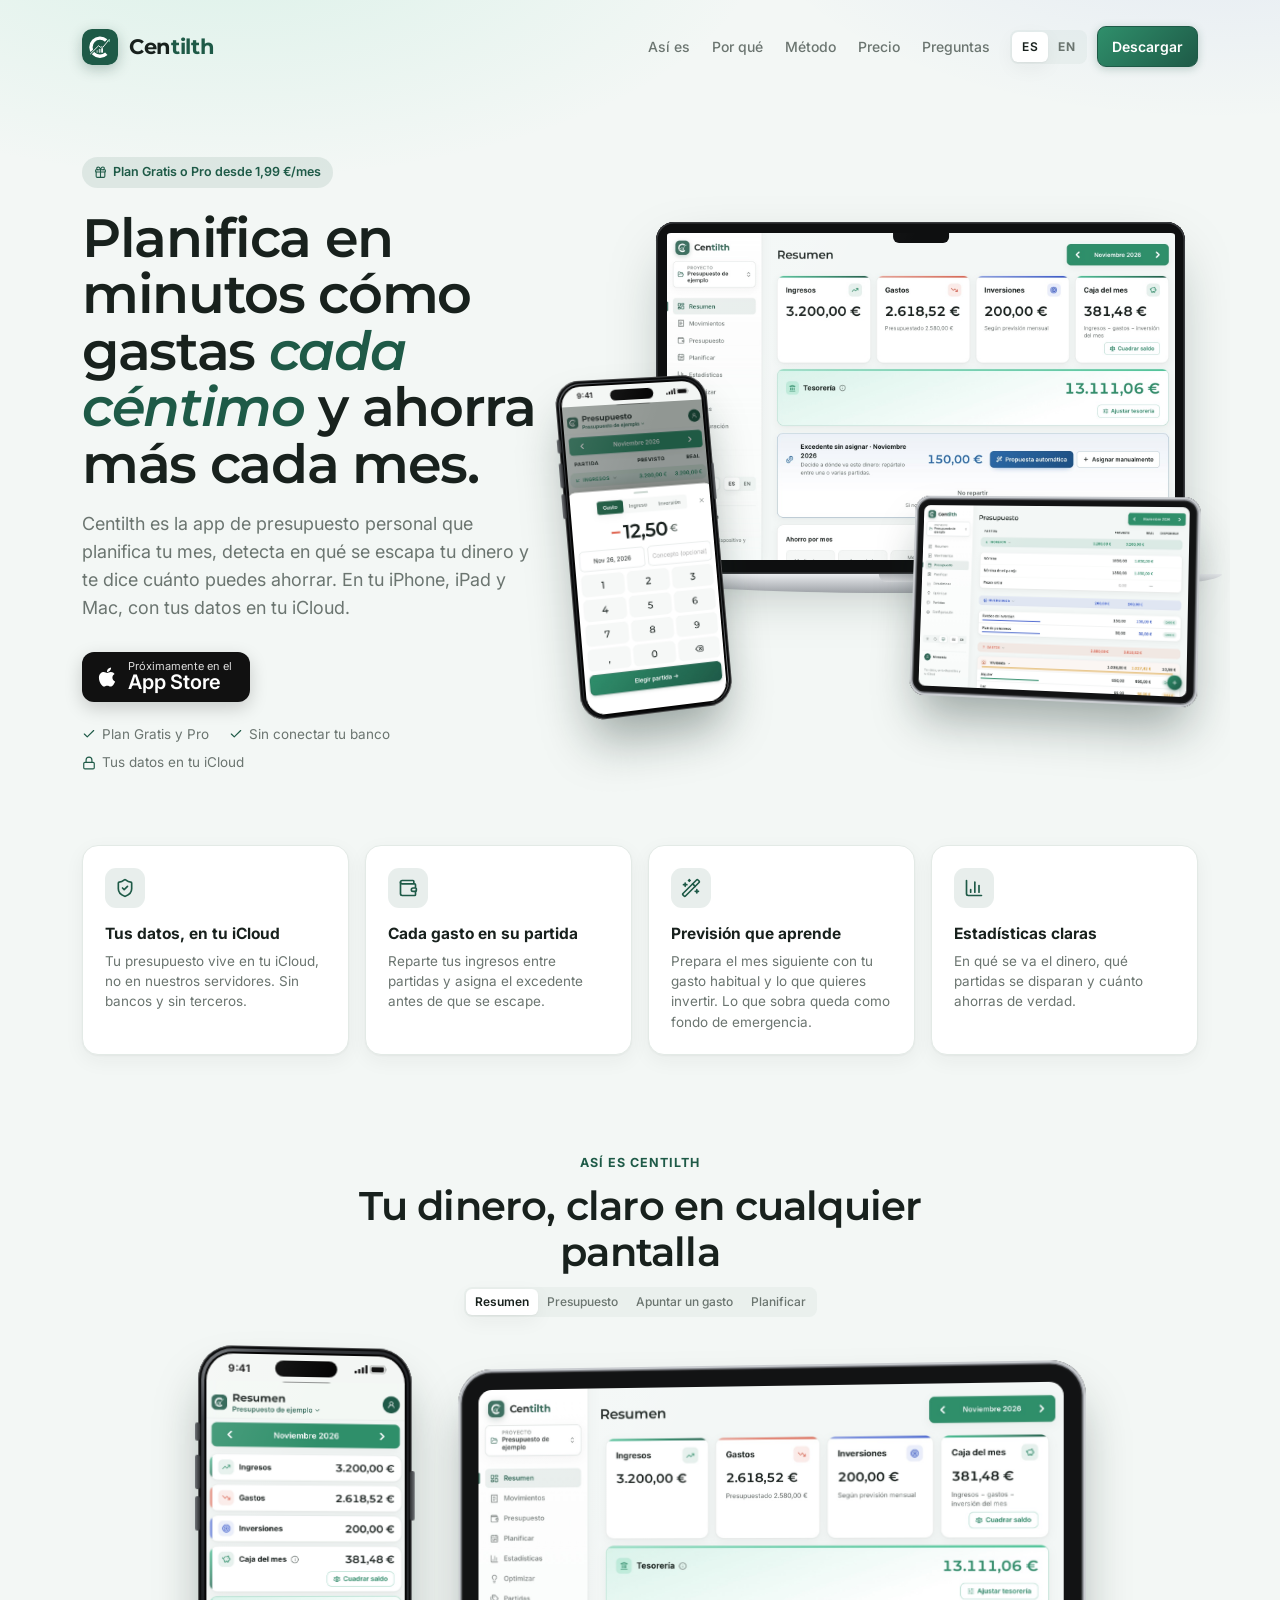
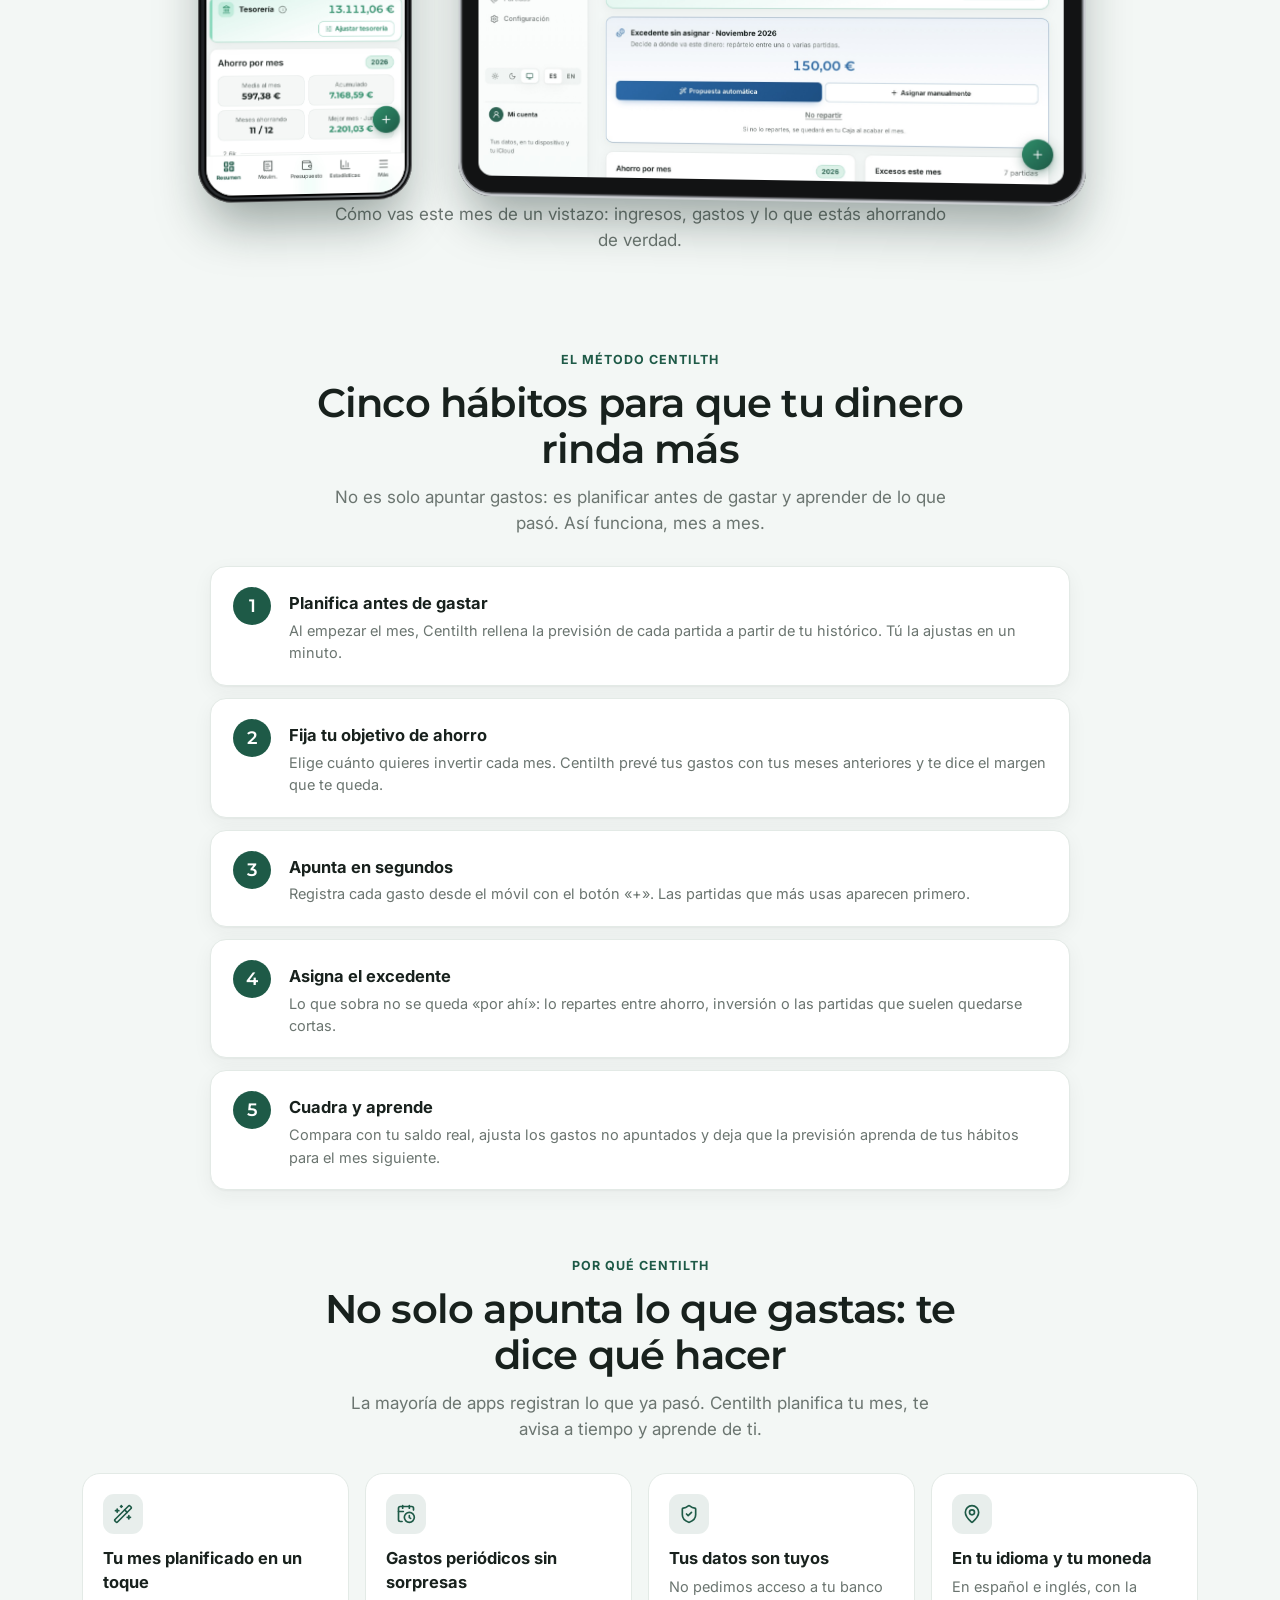
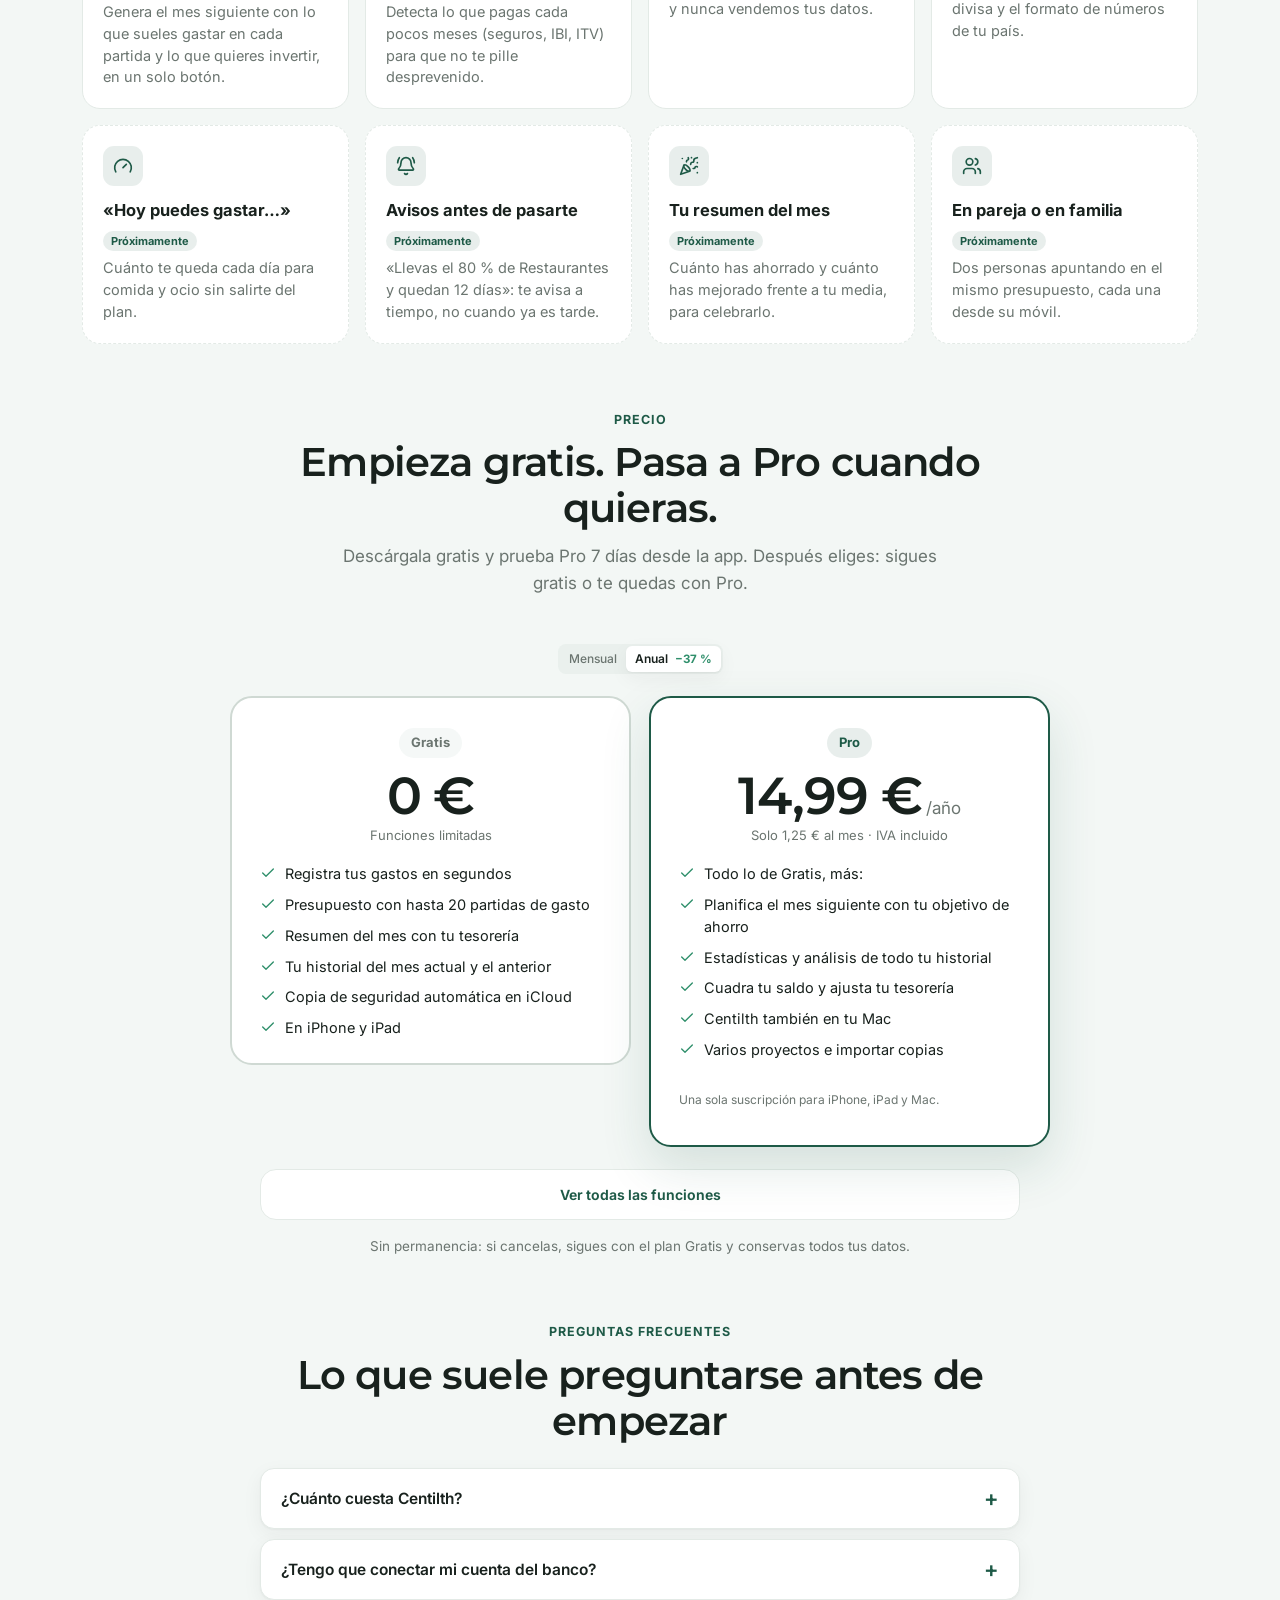
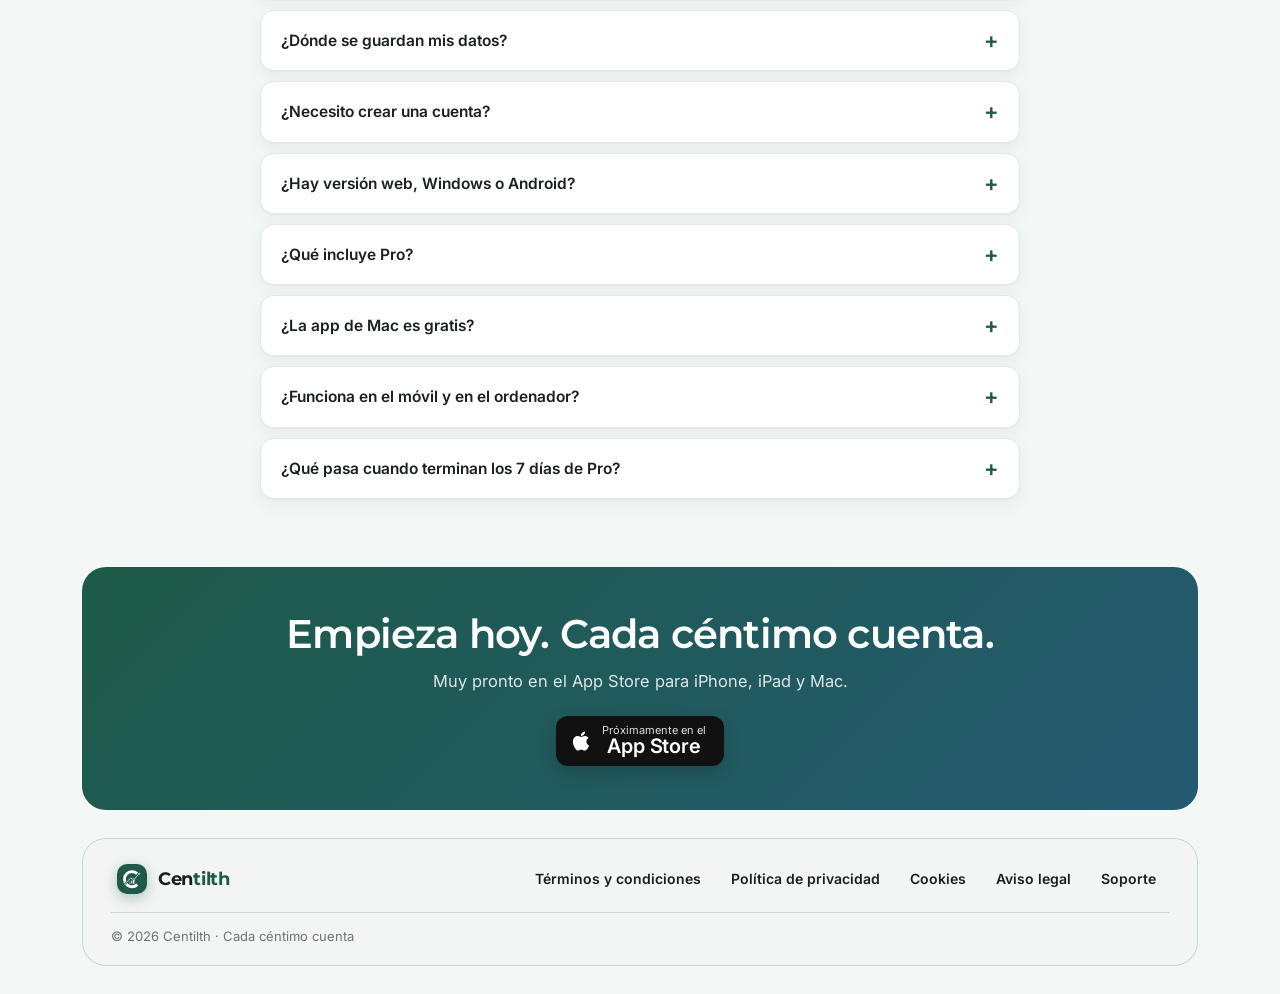
<file: index.html>
<!doctype html>
<html lang="es">
<head>
<meta charset="UTF-8" />
<!-- viewport-fit=cover: la app ocupa toda la pantalla del iPhone y respeta el notch con safe-area -->
<meta name="viewport" content="width=device-width, initial-scale=1.0, viewport-fit=cover" />
<!-- SEO -->
<title>Centilth · App de presupuesto personal y ahorro | Empieza gratis</title>
<meta name="description" content="Planifica tu presupuesto mensual, controla tus gastos y ahorra más cada mes con Centilth. Previsión automática, objetivo de ahorro y estadísticas. Empieza gratis." />
<meta name="keywords" content="app presupuesto personal, controlar gastos, ahorrar dinero, presupuesto mensual, finanzas personales, app de ahorro, método presupuesto base cero" />
<meta name="robots" content="index, follow" />
<link rel="canonical" href="https://centilth.com/" />
<link rel="alternate" hreflang="es" href="https://centilth.com/" />
<link rel="alternate" hreflang="en" href="https://centilth.com/en/" />
<link rel="alternate" hreflang="x-default" href="https://centilth.com/" />
<!-- Al compartir en redes (WhatsApp, LinkedIn, X…) -->
<meta property="og:type" content="website" />
<meta property="og:locale" content="es_ES" />
<meta property="og:site_name" content="Centilth" />
<meta property="og:title" content="Centilth · Cada céntimo cuenta" />
<meta property="og:description" content="La app de presupuesto personal que planifica tu mes y te dice cuánto puedes ahorrar. Empieza gratis." />
<meta property="og:image" content="https://centilth.com/icon-512.png" />
<meta name="twitter:card" content="summary" />
<meta name="twitter:title" content="Centilth · App de presupuesto personal y ahorro" />
<meta name="twitter:description" content="Planifica, controla tus gastos y ahorra más. Empieza gratis." />
<!-- Datos estructurados para Google: la app, su precio y las preguntas frecuentes -->
<script type="application/ld+json">
{
  "@context": "https://schema.org",
  "@graph": [
    {
      "@type": "SoftwareApplication",
      "name": "Centilth",
      "applicationCategory": "FinanceApplication",
      "operatingSystem": "iOS, iPadOS, macOS",
      "inLanguage": "es",
      "description": "App de presupuesto personal y ahorro: previsión mensual automática, objetivo de ahorro y estadísticas."
    },
    {
      "@type": "FAQPage",
      "mainEntity": [
        { "@type": "Question", "name": "¿Tengo que conectar mi cuenta del banco?", "acceptedAnswer": { "@type": "Answer", "text": "No. Centilth no pide acceso a tu banco: apuntas tus movimientos en segundos y cuadras con tu saldo cuando quieras." } },
        { "@type": "Question", "name": "¿Dónde se guardan mis datos?", "acceptedAnswer": { "@type": "Answer", "text": "En tu dispositivo y en tu propio iCloud. Tus movimientos y saldos no pasan por nuestros servidores." } },
        { "@type": "Question", "name": "¿En qué dispositivos funciona?", "acceptedAnswer": { "@type": "Answer", "text": "En iPhone, iPad y Mac, con tus datos sincronizados por iCloud." } }
      ]
    }
  ]
}
</script>
<link rel="icon" type="image/svg+xml" href="/favicon.svg" />
<link rel="apple-touch-icon" href="/apple-touch-icon.png" />
<meta name="apple-mobile-web-app-capable" content="yes" />
<meta name="mobile-web-app-capable" content="yes" />
<meta name="apple-mobile-web-app-title" content="Centilth" />
<meta name="apple-mobile-web-app-status-bar-style" content="default" />
<meta name="theme-color" content="#f3f7f5" media="(prefers-color-scheme: light)" />
<meta name="theme-color" content="#121311" media="(prefers-color-scheme: dark)" />
<meta name="format-detection" content="telephone=no" />
<link rel="preconnect" href="https://fonts.googleapis.com" />
<link href="https://fonts.googleapis.com/css2?family=Inter:wght@400;500;600;700&family=Montserrat:wght@500;600;700&display=swap" rel="stylesheet" />
  <script type="module" crossorigin src="/assets/site-BR1LmAfH.js"></script>
  <link rel="stylesheet" crossorigin href="/assets/site-vZoatklc.css">
</head>
<body><div id="root"></div></body>
</html>
</file>
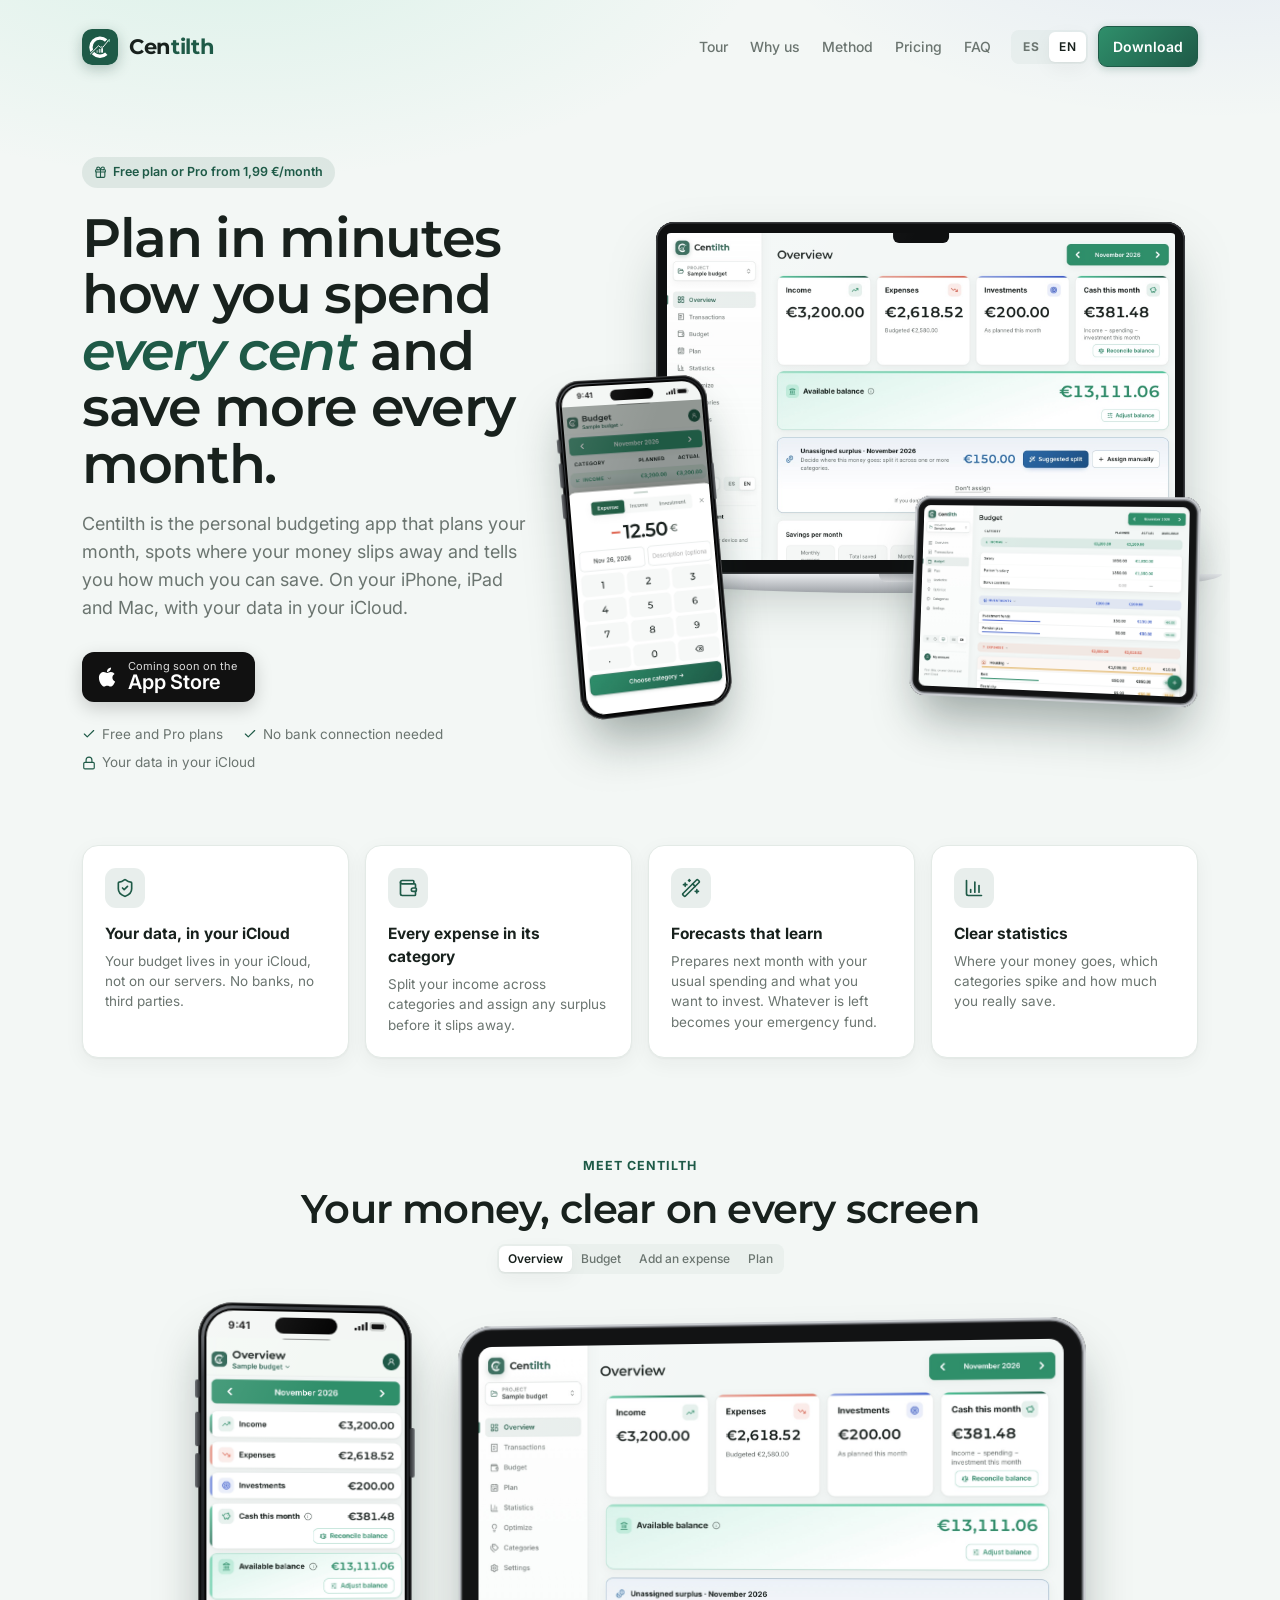
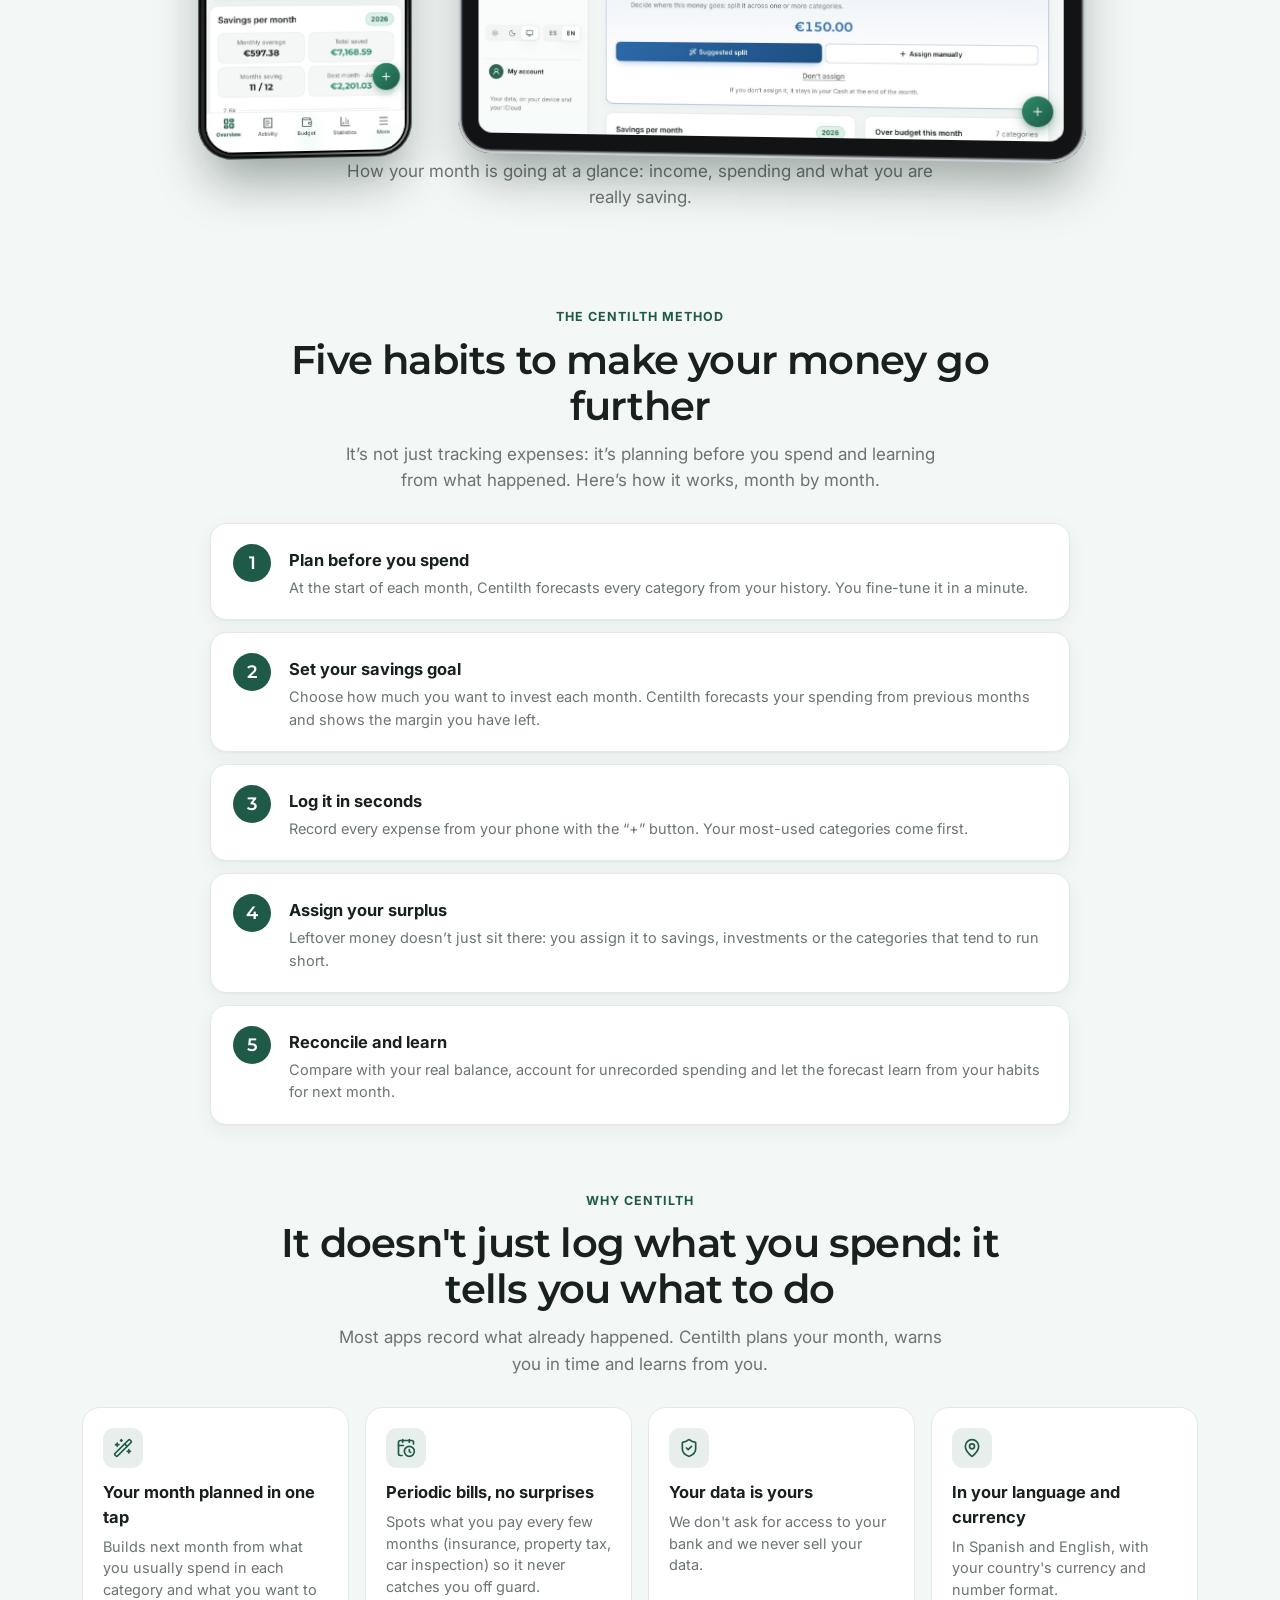
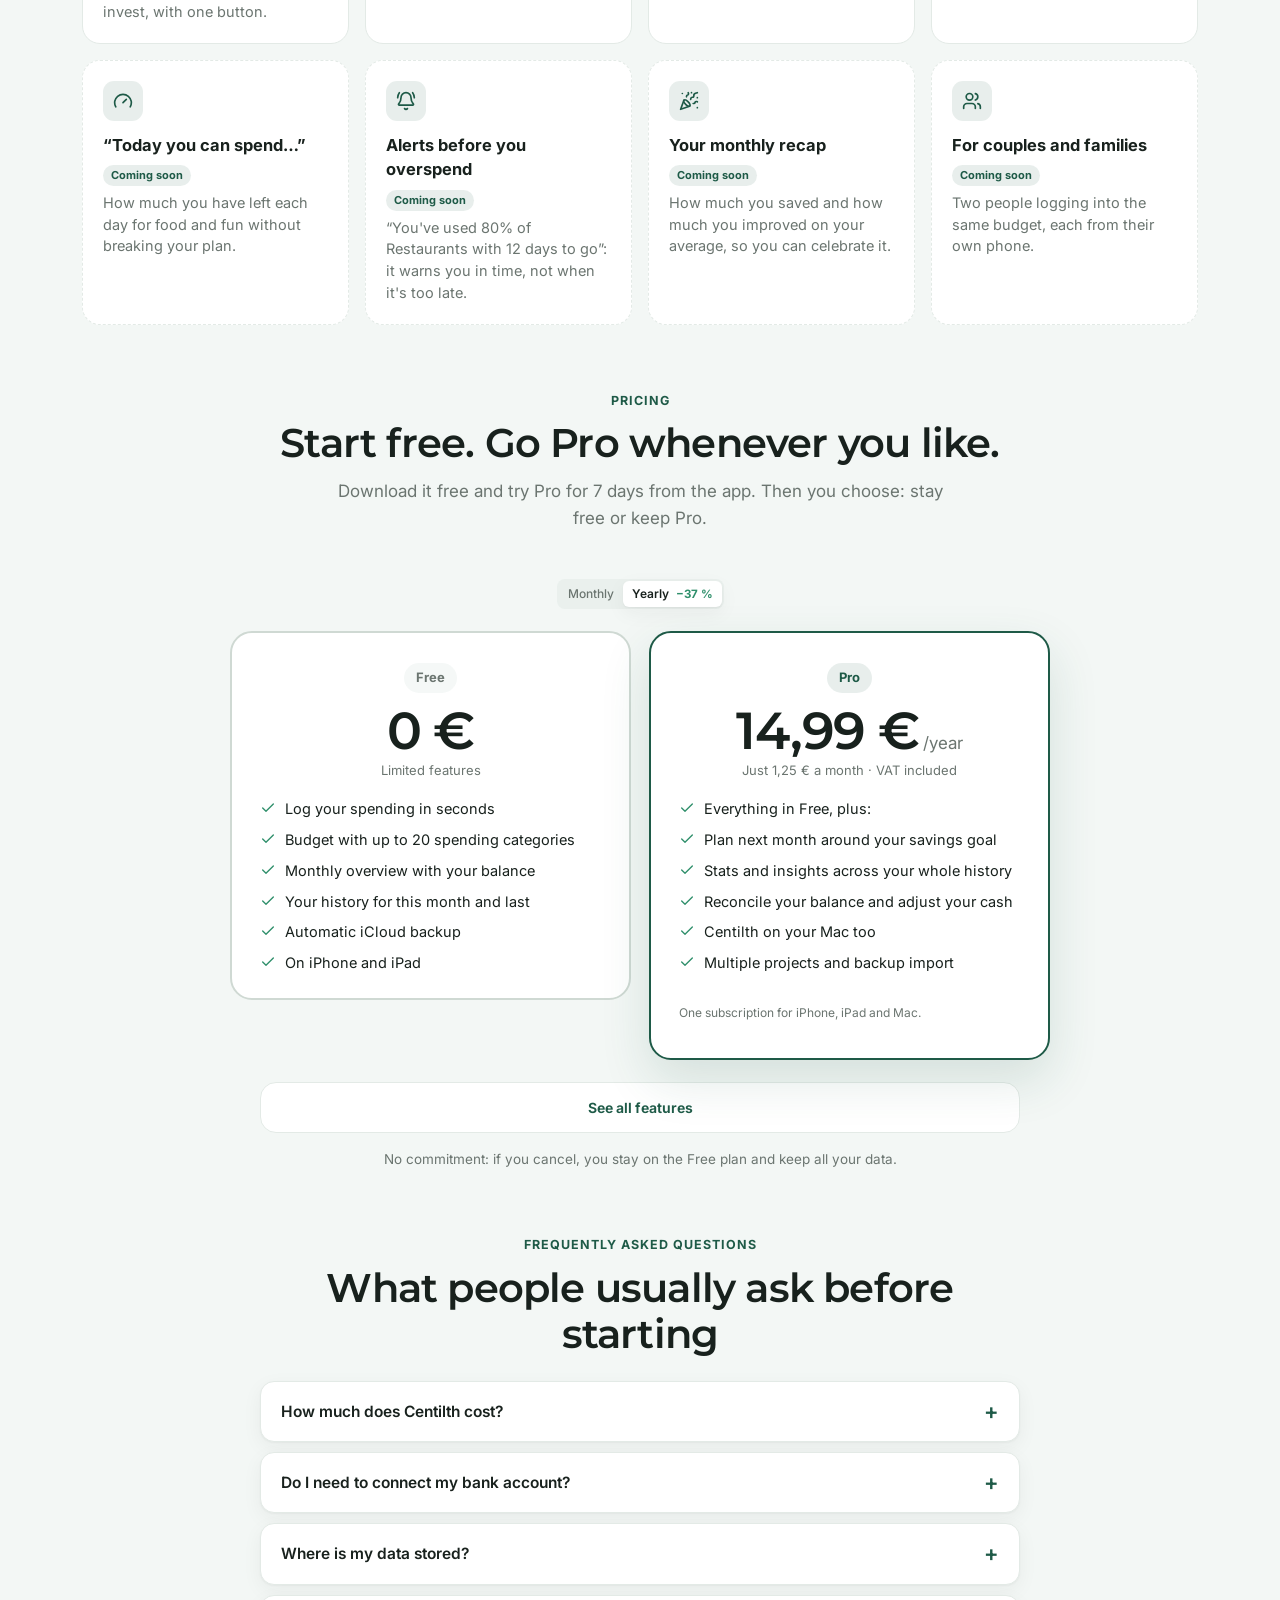
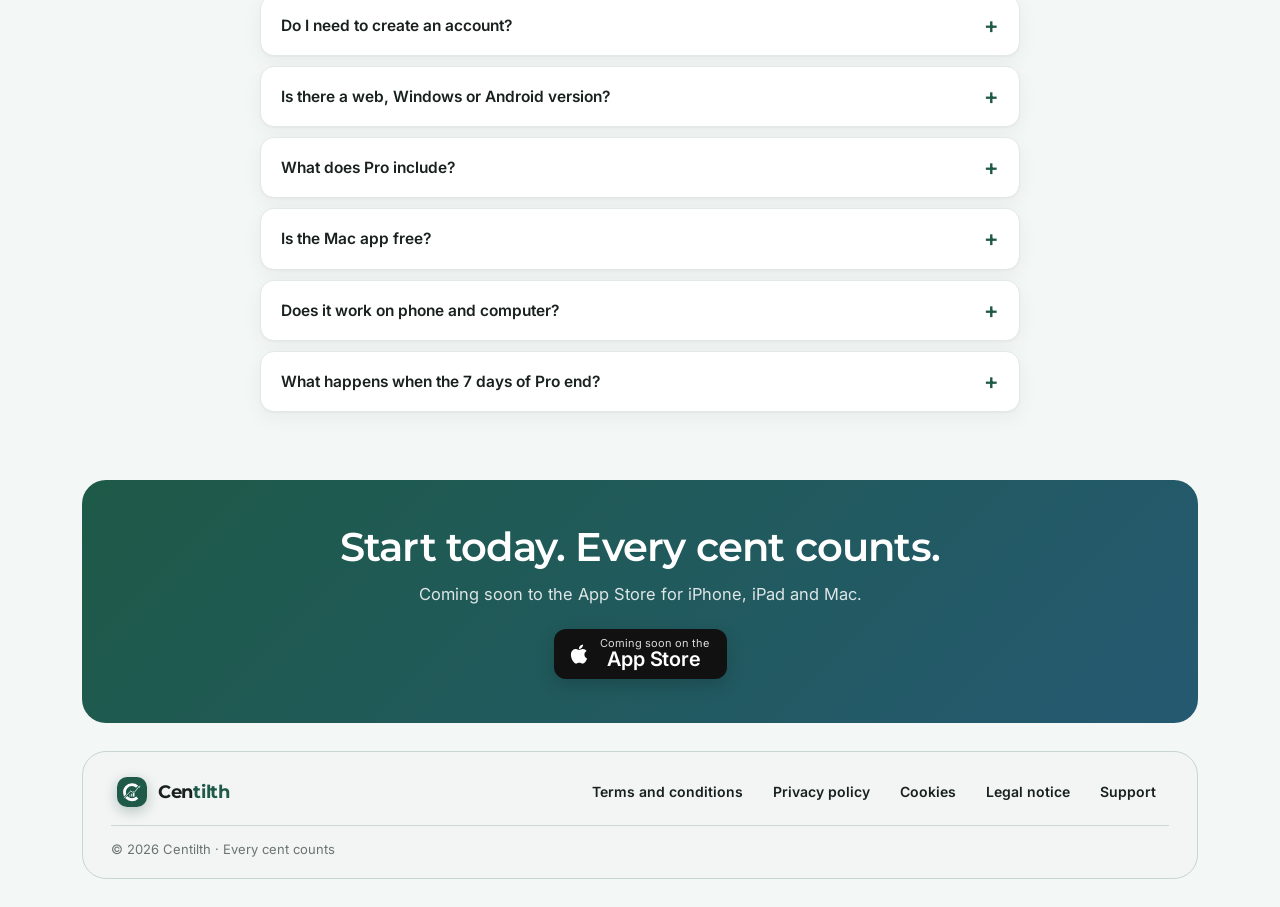
<file: en/index.html>
<!doctype html>
<html lang="en">
<head>
<meta charset="UTF-8" />
<!-- viewport-fit=cover: la app ocupa toda la pantalla del iPhone y respeta el notch con safe-area -->
<meta name="viewport" content="width=device-width, initial-scale=1.0, viewport-fit=cover" />
<!-- SEO -->
<title>Centilth · Budgeting app to plan your money and save more | Start free</title>
<meta name="description" content="Plan your monthly budget, track your spending and save more every month with Centilth for iPhone, iPad and Mac. Automatic forecast, savings goal and stats. Start free." />
<meta name="keywords" content="budget app, personal budget, track spending, save money, monthly budget, personal finance, savings app" />
<meta name="robots" content="index, follow" />
<link rel="canonical" href="https://centilth.com/en/" />
<link rel="alternate" hreflang="es" href="https://centilth.com/" />
<link rel="alternate" hreflang="en" href="https://centilth.com/en/" />
<link rel="alternate" hreflang="x-default" href="https://centilth.com/" />
<!-- Al compartir en redes (WhatsApp, LinkedIn, X…) -->
<meta property="og:type" content="website" />
<meta property="og:locale" content="en_US" />
<meta property="og:site_name" content="Centilth" />
<meta property="og:title" content="Centilth · Every cent counts" />
<meta property="og:description" content="The personal budgeting app that plans your month and tells you how much you can save. Start free." />
<meta property="og:image" content="https://centilth.com/icon-512.png" />
<meta name="twitter:card" content="summary" />
<meta name="twitter:title" content="Centilth · Budgeting and savings app" />
<meta name="twitter:description" content="Plan, track your spending and save more. Start free." />
<!-- Datos estructurados para Google: la app, su precio y las preguntas frecuentes -->
<script type="application/ld+json">
{
  "@context": "https://schema.org",
  "@graph": [
    {
      "@type": "SoftwareApplication",
      "name": "Centilth",
      "applicationCategory": "FinanceApplication",
      "operatingSystem": "iOS, iPadOS, macOS",
      "inLanguage": "en",
      "description": "Personal budgeting and savings app: automatic monthly forecast, savings goal and stats."
    },
    {
      "@type": "FAQPage",
      "mainEntity": [
        { "@type": "Question", "name": "Do I have to connect my bank account?", "acceptedAnswer": { "@type": "Answer", "text": "No. Centilth doesn't ask for access to your bank: you log transactions in seconds and reconcile with your balance whenever you like." } },
        { "@type": "Question", "name": "Where is my data stored?", "acceptedAnswer": { "@type": "Answer", "text": "On your device and in your own iCloud. Your transactions and balances never go through our servers." } },
        { "@type": "Question", "name": "Which devices does it work on?", "acceptedAnswer": { "@type": "Answer", "text": "iPhone, iPad and Mac, with your data synced through iCloud." } }
      ]
    }
  ]
}
</script>
<link rel="icon" type="image/svg+xml" href="/favicon.svg" />
<link rel="apple-touch-icon" href="/apple-touch-icon.png" />
<meta name="apple-mobile-web-app-capable" content="yes" />
<meta name="mobile-web-app-capable" content="yes" />
<meta name="apple-mobile-web-app-title" content="Centilth" />
<meta name="apple-mobile-web-app-status-bar-style" content="default" />
<meta name="theme-color" content="#f3f7f5" media="(prefers-color-scheme: light)" />
<meta name="theme-color" content="#121311" media="(prefers-color-scheme: dark)" />
<meta name="format-detection" content="telephone=no" />
<link rel="preconnect" href="https://fonts.googleapis.com" />
<link href="https://fonts.googleapis.com/css2?family=Inter:wght@400;500;600;700&family=Montserrat:wght@500;600;700&display=swap" rel="stylesheet" />
  <script type="module" crossorigin src="/assets/site-BR1LmAfH.js"></script>
  <link rel="stylesheet" crossorigin href="/assets/site-vZoatklc.css">
</head>
<body><div id="root"></div></body>
</html>
</file>
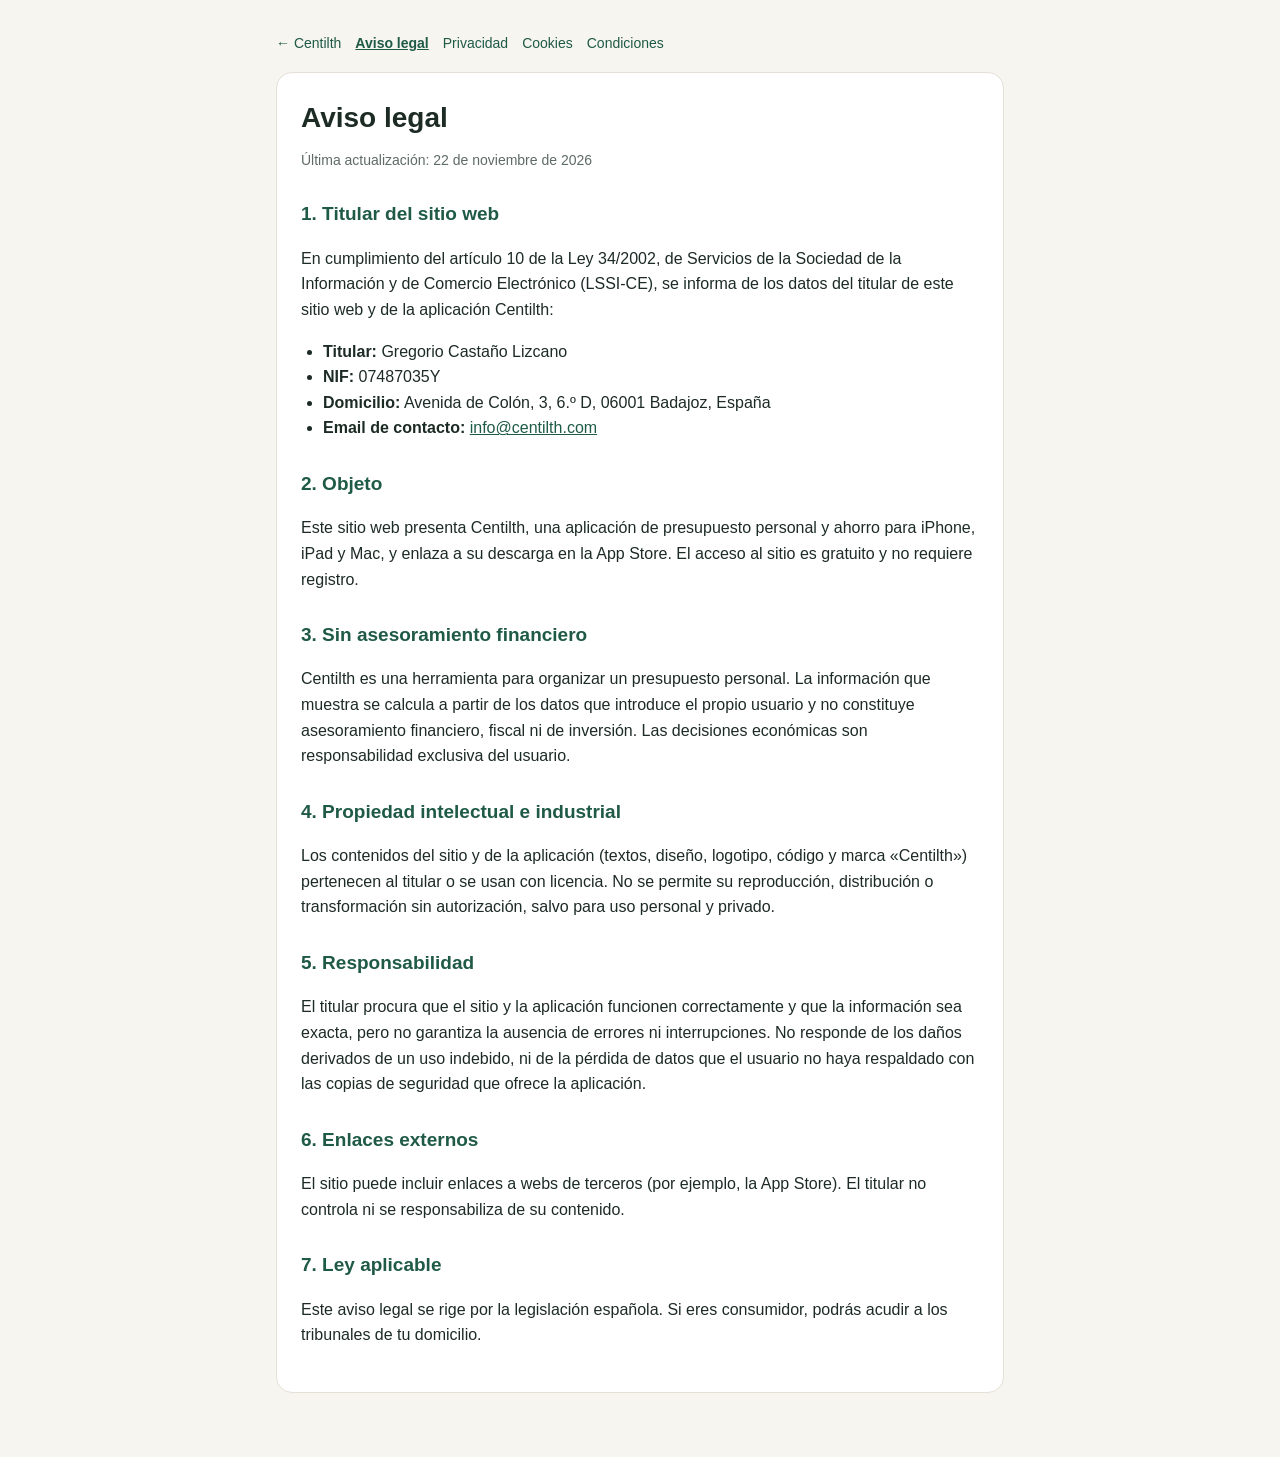
<file: aviso-legal.html>
<!doctype html>
<html lang="es">
<head>
<meta charset="utf-8">
<meta name="robots" content="noindex, follow" /><meta name="viewport" content="width=device-width, initial-scale=1">
<title>Aviso legal · Centilth</title>
<link rel="stylesheet" href="legal.css">
</head>
<body><main>
<nav class="top"><a href="index.html">← Centilth</a><a class="on" href="aviso-legal.html">Aviso legal</a><a href="privacidad.html">Privacidad</a><a href="cookies.html">Cookies</a><a href="condiciones.html">Condiciones</a></nav>
<div class="card">
<h1>Aviso legal</h1>
<p class="muted">Última actualización: 22 de noviembre de 2026</p>

<h2>1. Titular del sitio web</h2>
<p>En cumplimiento del artículo 10 de la Ley 34/2002, de Servicios de la Sociedad de la Información y de Comercio Electrónico (LSSI-CE), se informa de los datos del titular de este sitio web y de la aplicación Centilth:</p>
<ul>
  <li><strong>Titular:</strong> Gregorio Castaño Lizcano</li>
  <li><strong>NIF:</strong> 07487035Y</li>
  <li><strong>Domicilio:</strong> Avenida de Colón, 3, 6.º D, 06001 Badajoz, España</li>
  <li><strong>Email de contacto:</strong> <a href="mailto:info@centilth.com">info@centilth.com</a></li>
</ul>

<h2>2. Objeto</h2>
<p>Este sitio web presenta Centilth, una aplicación de presupuesto personal y ahorro para iPhone, iPad y Mac, y enlaza a su descarga en la App Store. El acceso al sitio es gratuito y no requiere registro.</p>

<h2>3. Sin asesoramiento financiero</h2>
<p>Centilth es una herramienta para organizar un presupuesto personal. La información que muestra se calcula a partir de los datos que introduce el propio usuario y no constituye asesoramiento financiero, fiscal ni de inversión. Las decisiones económicas son responsabilidad exclusiva del usuario.</p>

<h2>4. Propiedad intelectual e industrial</h2>
<p>Los contenidos del sitio y de la aplicación (textos, diseño, logotipo, código y marca «Centilth») pertenecen al titular o se usan con licencia. No se permite su reproducción, distribución o transformación sin autorización, salvo para uso personal y privado.</p>

<h2>5. Responsabilidad</h2>
<p>El titular procura que el sitio y la aplicación funcionen correctamente y que la información sea exacta, pero no garantiza la ausencia de errores ni interrupciones. No responde de los daños derivados de un uso indebido, ni de la pérdida de datos que el usuario no haya respaldado con las copias de seguridad que ofrece la aplicación.</p>

<h2>6. Enlaces externos</h2>
<p>El sitio puede incluir enlaces a webs de terceros (por ejemplo, la App Store). El titular no controla ni se responsabiliza de su contenido.</p>

<h2>7. Ley aplicable</h2>
<p>Este aviso legal se rige por la legislación española. Si eres consumidor, podrás acudir a los tribunales de tu domicilio.</p>
</div>
</main></body>
</html>
</file>
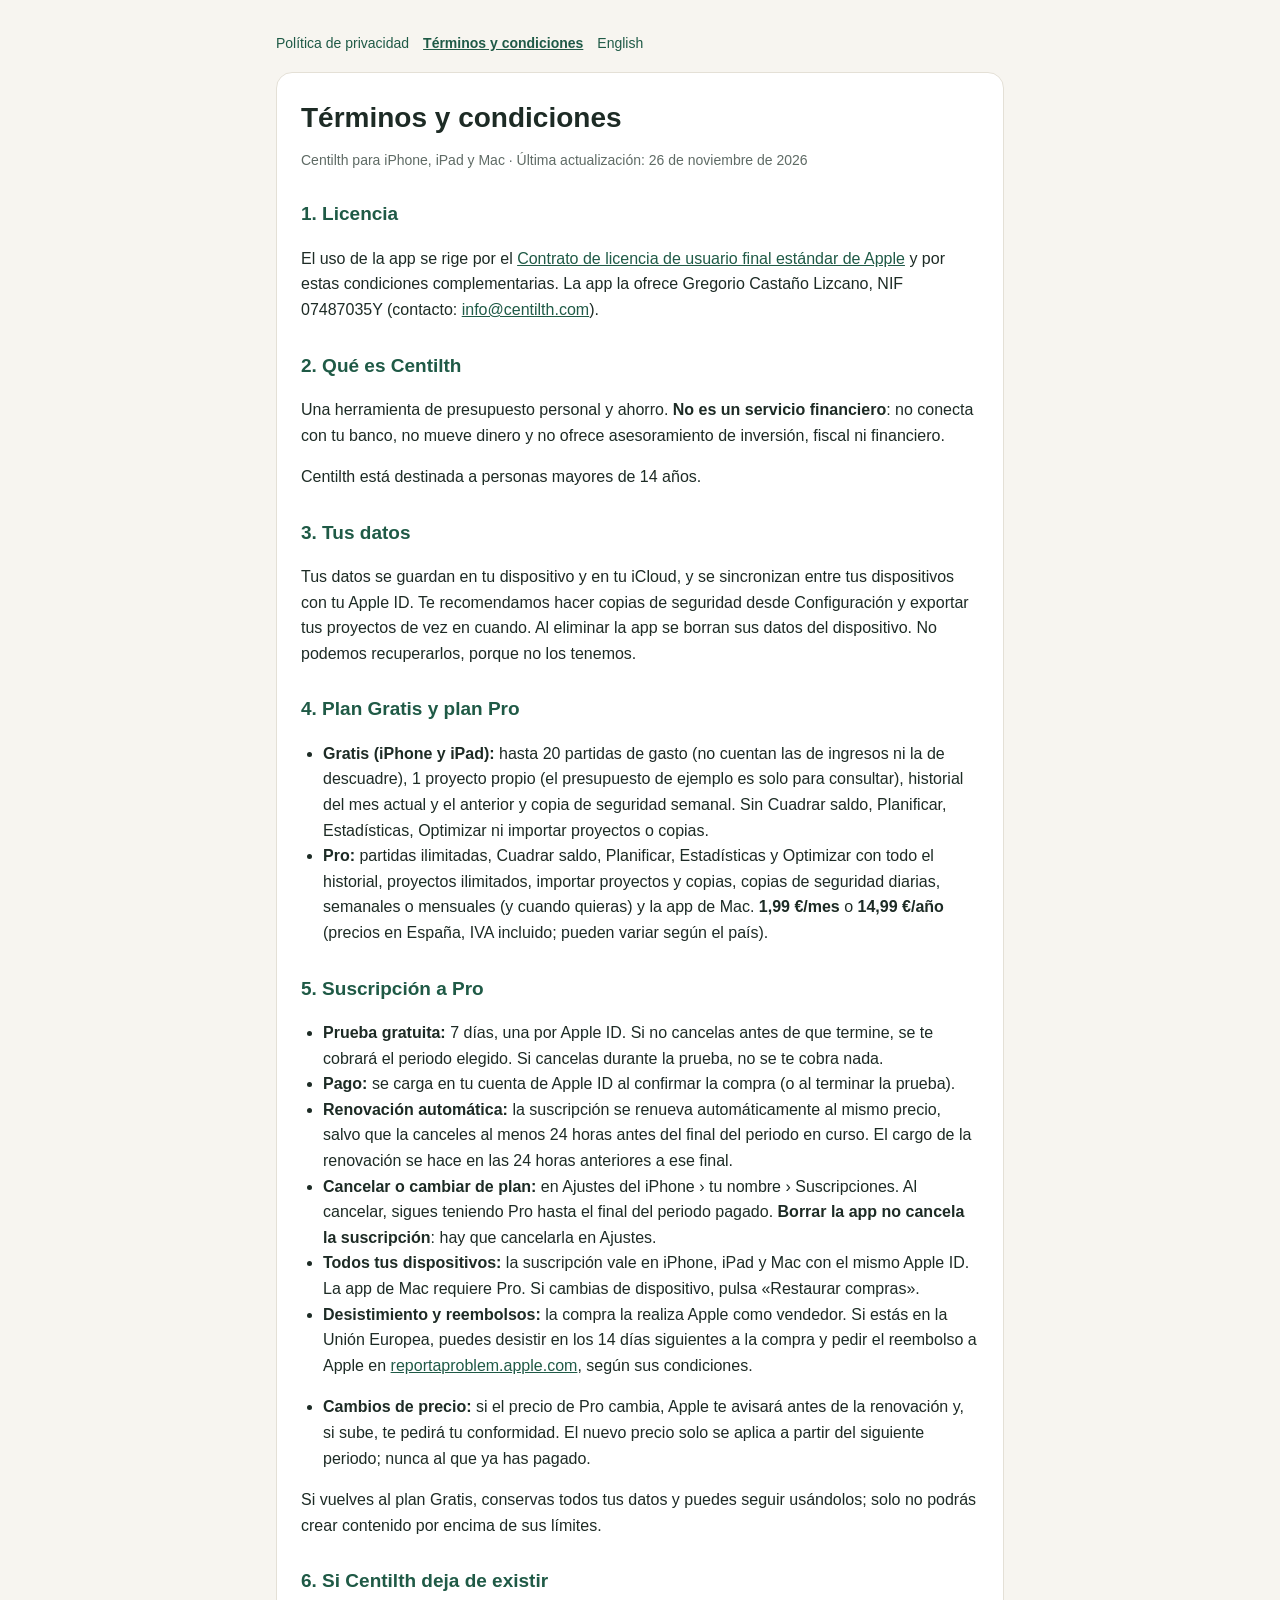
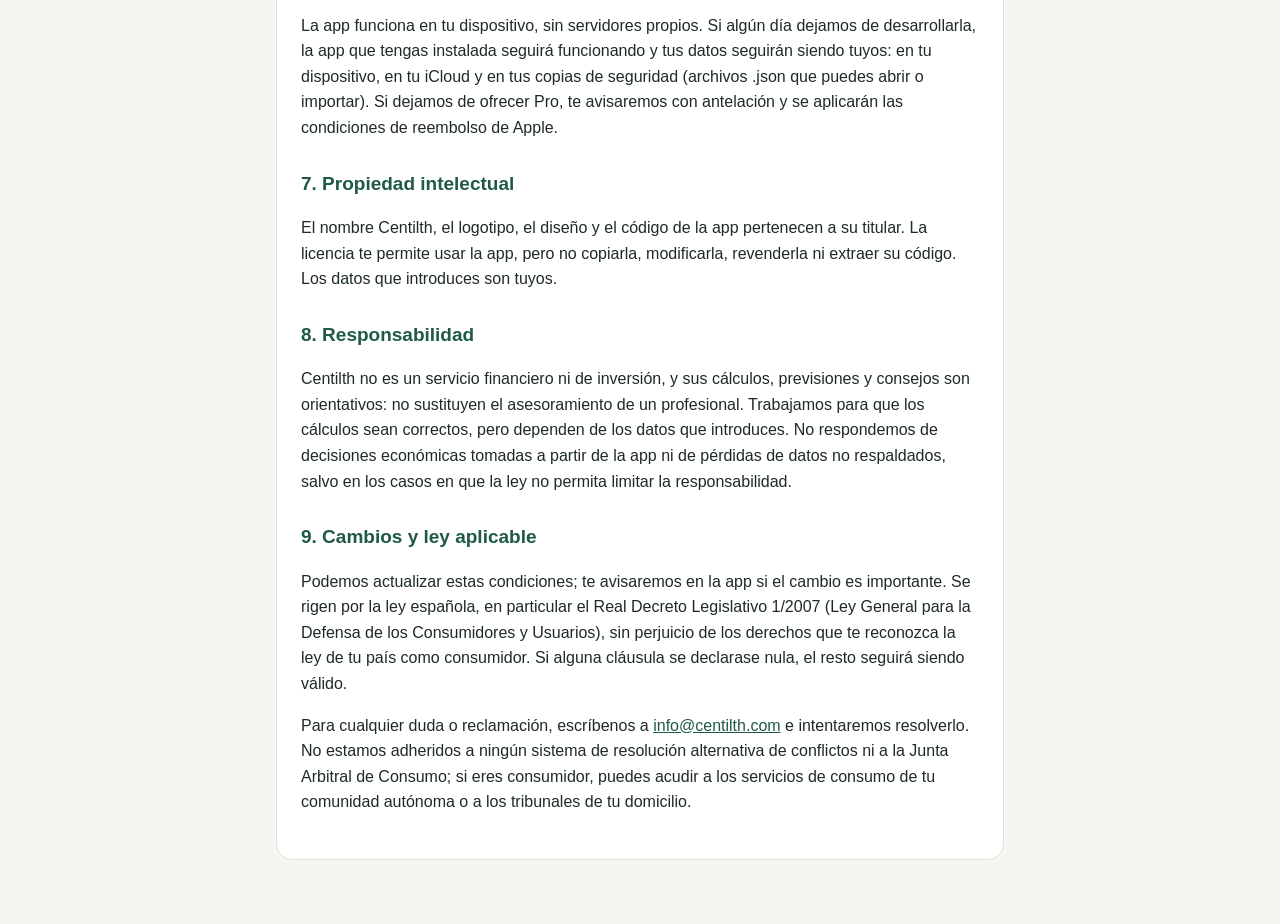
<file: condiciones.html>
<!doctype html>
<html lang="es">
<head>
<meta charset="utf-8">
<meta name="robots" content="noindex, follow" /><meta name="viewport" content="width=device-width, initial-scale=1">
<title>Términos y condiciones · Centilth</title>
<link rel="stylesheet" href="legal.css">
</head>
<body><main>
<nav class="top"><a href="privacidad.html">Política de privacidad</a><a class="on" href="condiciones.html">Términos y condiciones</a><a href="en/terms.html">English</a></nav>
<div class="card">
<h1>Términos y condiciones</h1>
<p class="muted">Centilth para iPhone, iPad y Mac · Última actualización: 26 de noviembre de 2026</p>

<h2>1. Licencia</h2>
<p>El uso de la app se rige por el <a href="https://www.apple.com/legal/internet-services/itunes/dev/stdeula/" rel="noopener">Contrato de licencia de usuario final estándar de Apple</a> y por estas condiciones complementarias. La app la ofrece Gregorio Castaño Lizcano, NIF 07487035Y (contacto: <a href="mailto:info@centilth.com">info@centilth.com</a>).</p>

<h2>2. Qué es Centilth</h2>
<p>Una herramienta de presupuesto personal y ahorro. <strong>No es un servicio financiero</strong>: no conecta con tu banco, no mueve dinero y no ofrece asesoramiento de inversión, fiscal ni financiero.</p>
<p>Centilth está destinada a personas mayores de 14 años.</p>

<h2>3. Tus datos</h2>
<p>Tus datos se guardan en tu dispositivo y en tu iCloud, y se sincronizan entre tus dispositivos con tu Apple ID. Te recomendamos hacer copias de seguridad desde Configuración y exportar tus proyectos de vez en cuando. Al eliminar la app se borran sus datos del dispositivo. No podemos recuperarlos, porque no los tenemos.</p>

<h2>4. Plan Gratis y plan Pro</h2>
<ul>
  <li><strong>Gratis (iPhone y iPad):</strong> hasta 20 partidas de gasto (no cuentan las de ingresos ni la de descuadre), 1 proyecto propio (el presupuesto de ejemplo es solo para consultar), historial del mes actual y el anterior y copia de seguridad semanal. Sin Cuadrar saldo, Planificar, Estadísticas, Optimizar ni importar proyectos o copias.</li>
  <li><strong>Pro:</strong> partidas ilimitadas, Cuadrar saldo, Planificar, Estadísticas y Optimizar con todo el historial, proyectos ilimitados, importar proyectos y copias, copias de seguridad diarias, semanales o mensuales (y cuando quieras) y la app de Mac. <strong>1,99 €/mes</strong> o <strong>14,99 €/año</strong> (precios en España, IVA incluido; pueden variar según el país).</li>
</ul>

<h2>5. Suscripción a Pro</h2>
<ul>
  <li><strong>Prueba gratuita:</strong> 7 días, una por Apple ID. Si no cancelas antes de que termine, se te cobrará el periodo elegido. Si cancelas durante la prueba, no se te cobra nada.</li>
  <li><strong>Pago:</strong> se carga en tu cuenta de Apple ID al confirmar la compra (o al terminar la prueba).</li>
  <li><strong>Renovación automática:</strong> la suscripción se renueva automáticamente al mismo precio, salvo que la canceles al menos 24 horas antes del final del periodo en curso. El cargo de la renovación se hace en las 24 horas anteriores a ese final.</li>
  <li><strong>Cancelar o cambiar de plan:</strong> en Ajustes del iPhone › tu nombre › Suscripciones. Al cancelar, sigues teniendo Pro hasta el final del periodo pagado. <strong>Borrar la app no cancela la suscripción</strong>: hay que cancelarla en Ajustes.</li>
  <li><strong>Todos tus dispositivos:</strong> la suscripción vale en iPhone, iPad y Mac con el mismo Apple ID. La app de Mac requiere Pro. Si cambias de dispositivo, pulsa «Restaurar compras».</li>
  <li><strong>Desistimiento y reembolsos:</strong> la compra la realiza Apple como vendedor. Si estás en la Unión Europea, puedes desistir en los 14 días siguientes a la compra y pedir el reembolso a Apple en <a href="https://reportaproblem.apple.com" rel="noopener">reportaproblem.apple.com</a>, según sus condiciones.</li>
</ul>
<ul>
  <li><strong>Cambios de precio:</strong> si el precio de Pro cambia, Apple te avisará antes de la renovación y, si sube, te pedirá tu conformidad. El nuevo precio solo se aplica a partir del siguiente periodo; nunca al que ya has pagado.</li>
</ul>
<p>Si vuelves al plan Gratis, conservas todos tus datos y puedes seguir usándolos; solo no podrás crear contenido por encima de sus límites.</p>

<h2>6. Si Centilth deja de existir</h2>
<p>La app funciona en tu dispositivo, sin servidores propios. Si algún día dejamos de desarrollarla, la app que tengas instalada seguirá funcionando y tus datos seguirán siendo tuyos: en tu dispositivo, en tu iCloud y en tus copias de seguridad (archivos .json que puedes abrir o importar). Si dejamos de ofrecer Pro, te avisaremos con antelación y se aplicarán las condiciones de reembolso de Apple.</p>

<h2>7. Propiedad intelectual</h2>
<p>El nombre Centilth, el logotipo, el diseño y el código de la app pertenecen a su titular. La licencia te permite usar la app, pero no copiarla, modificarla, revenderla ni extraer su código. Los datos que introduces son tuyos.</p>

<h2>8. Responsabilidad</h2>
<p>Centilth no es un servicio financiero ni de inversión, y sus cálculos, previsiones y consejos son orientativos: no sustituyen el asesoramiento de un profesional. Trabajamos para que los cálculos sean correctos, pero dependen de los datos que introduces. No respondemos de decisiones económicas tomadas a partir de la app ni de pérdidas de datos no respaldados, salvo en los casos en que la ley no permita limitar la responsabilidad.</p>

<h2>9. Cambios y ley aplicable</h2>
<p>Podemos actualizar estas condiciones; te avisaremos en la app si el cambio es importante. Se rigen por la ley española, en particular el Real Decreto Legislativo 1/2007 (Ley General para la Defensa de los Consumidores y Usuarios), sin perjuicio de los derechos que te reconozca la ley de tu país como consumidor. Si alguna cláusula se declarase nula, el resto seguirá siendo válido.</p>
<p>Para cualquier duda o reclamación, escríbenos a <a href="mailto:info@centilth.com">info@centilth.com</a> e intentaremos resolverlo. No estamos adheridos a ningún sistema de resolución alternativa de conflictos ni a la Junta Arbitral de Consumo; si eres consumidor, puedes acudir a los servicios de consumo de tu comunidad autónoma o a los tribunales de tu domicilio.</p>
</div>
</main></body>
</html>
</file>
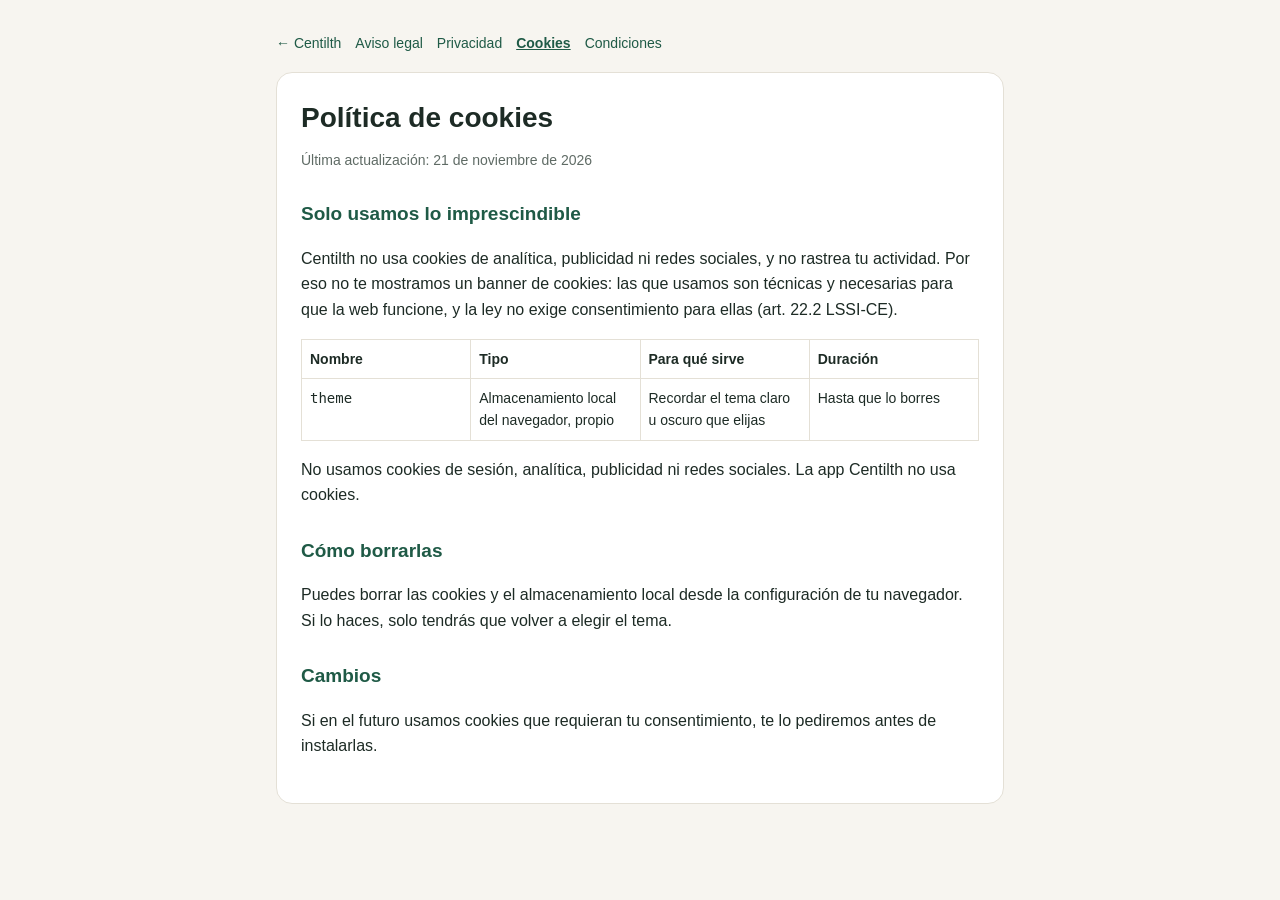
<file: cookies.html>
<!doctype html>
<html lang="es">
<head>
<meta charset="utf-8">
<meta name="robots" content="noindex, follow" /><meta name="viewport" content="width=device-width, initial-scale=1">
<title>Política de cookies · Centilth</title>
<link rel="stylesheet" href="legal.css">
</head>
<body><main>
<nav class="top"><a href="index.html">← Centilth</a><a href="aviso-legal.html">Aviso legal</a><a href="privacidad.html">Privacidad</a><a class="on" href="cookies.html">Cookies</a><a href="condiciones.html">Condiciones</a></nav>
<div class="card">
<h1>Política de cookies</h1>
<p class="muted">Última actualización: 21 de noviembre de 2026</p>

<h2>Solo usamos lo imprescindible</h2>
<p>Centilth no usa cookies de analítica, publicidad ni redes sociales, y no rastrea tu actividad. Por eso no te mostramos un banner de cookies: las que usamos son técnicas y necesarias para que la web funcione, y la ley no exige consentimiento para ellas (art. 22.2 LSSI-CE).</p>

<table>
  <tr><th>Nombre</th><th>Tipo</th><th>Para qué sirve</th><th>Duración</th></tr>
  <tr><td><code>theme</code></td><td>Almacenamiento local del navegador, propio</td><td>Recordar el tema claro u oscuro que elijas</td><td>Hasta que lo borres</td></tr>
</table>
<p>No usamos cookies de sesión, analítica, publicidad ni redes sociales. La app Centilth no usa cookies.</p>

<h2>Cómo borrarlas</h2>
<p>Puedes borrar las cookies y el almacenamiento local desde la configuración de tu navegador. Si lo haces, solo tendrás que volver a elegir el tema.</p>

<h2>Cambios</h2>
<p>Si en el futuro usamos cookies que requieran tu consentimiento, te lo pediremos antes de instalarlas.</p>
</div>
</main></body>
</html>
</file>
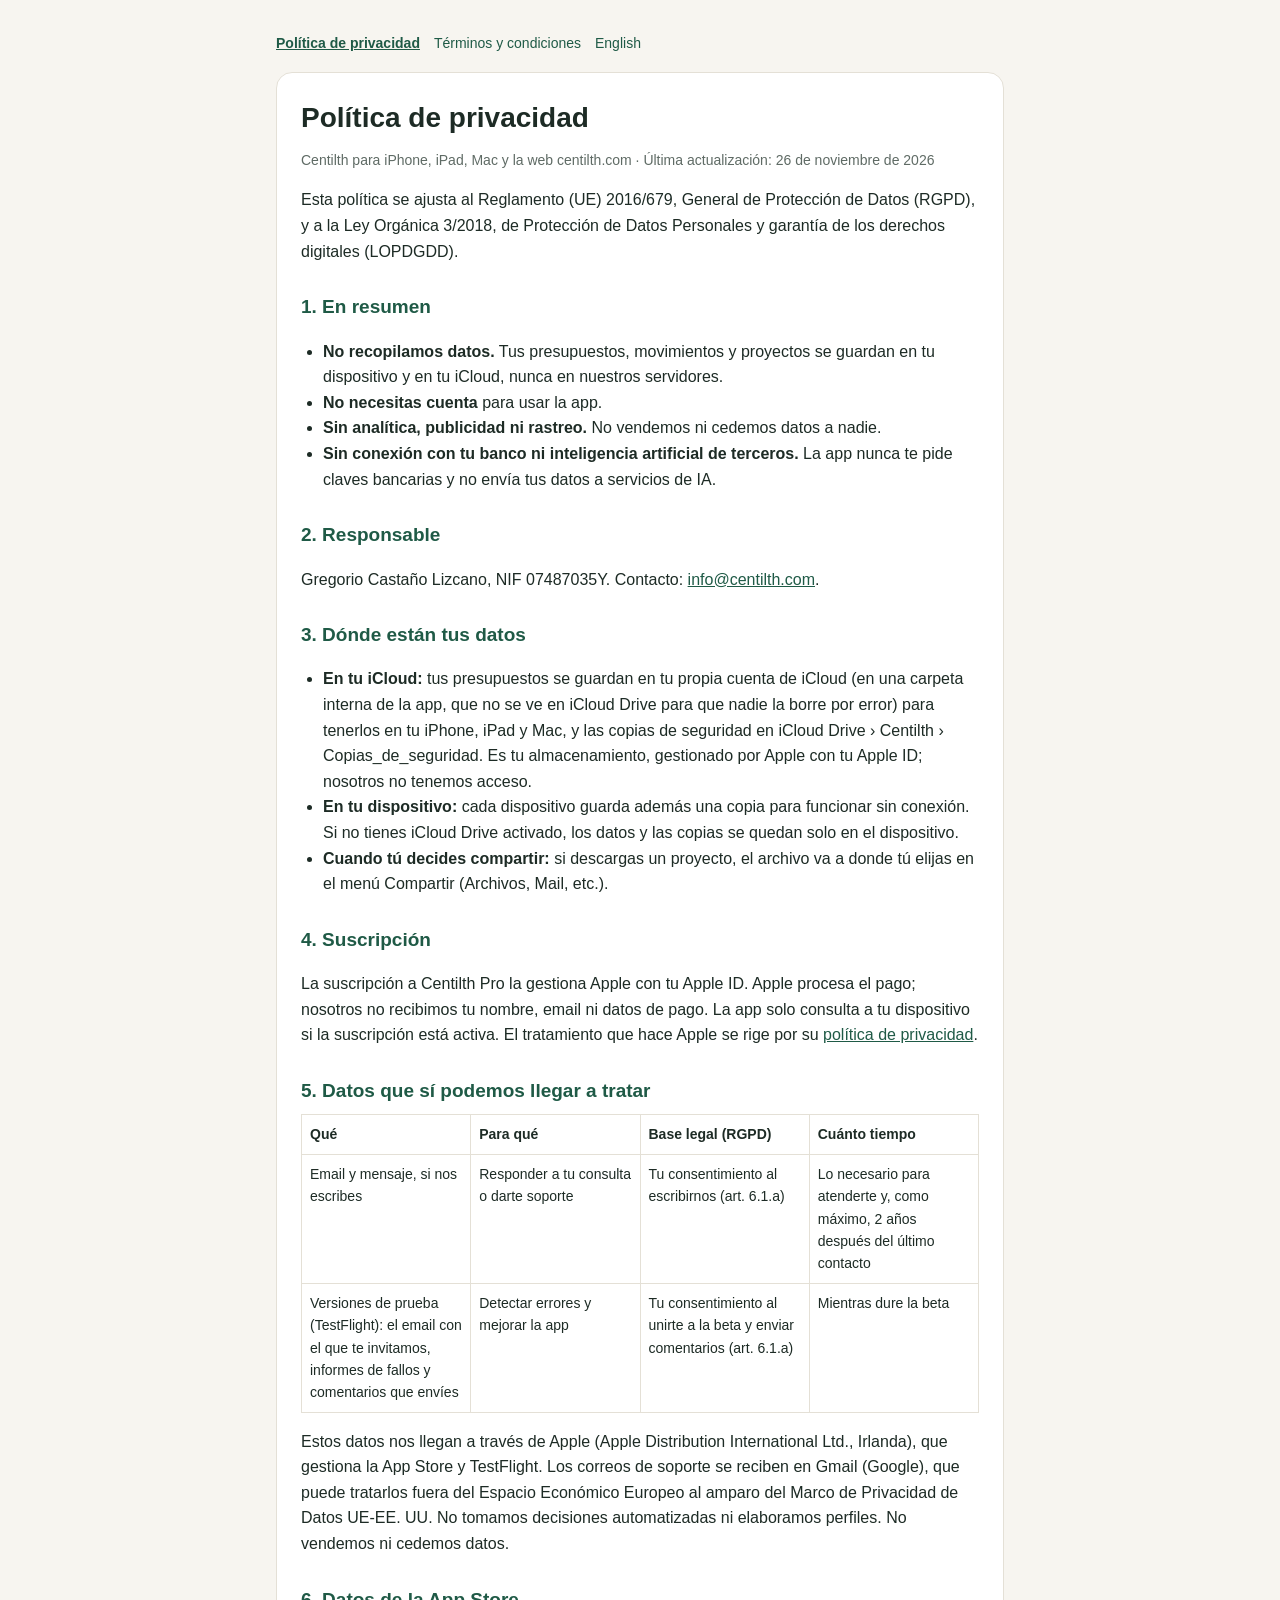
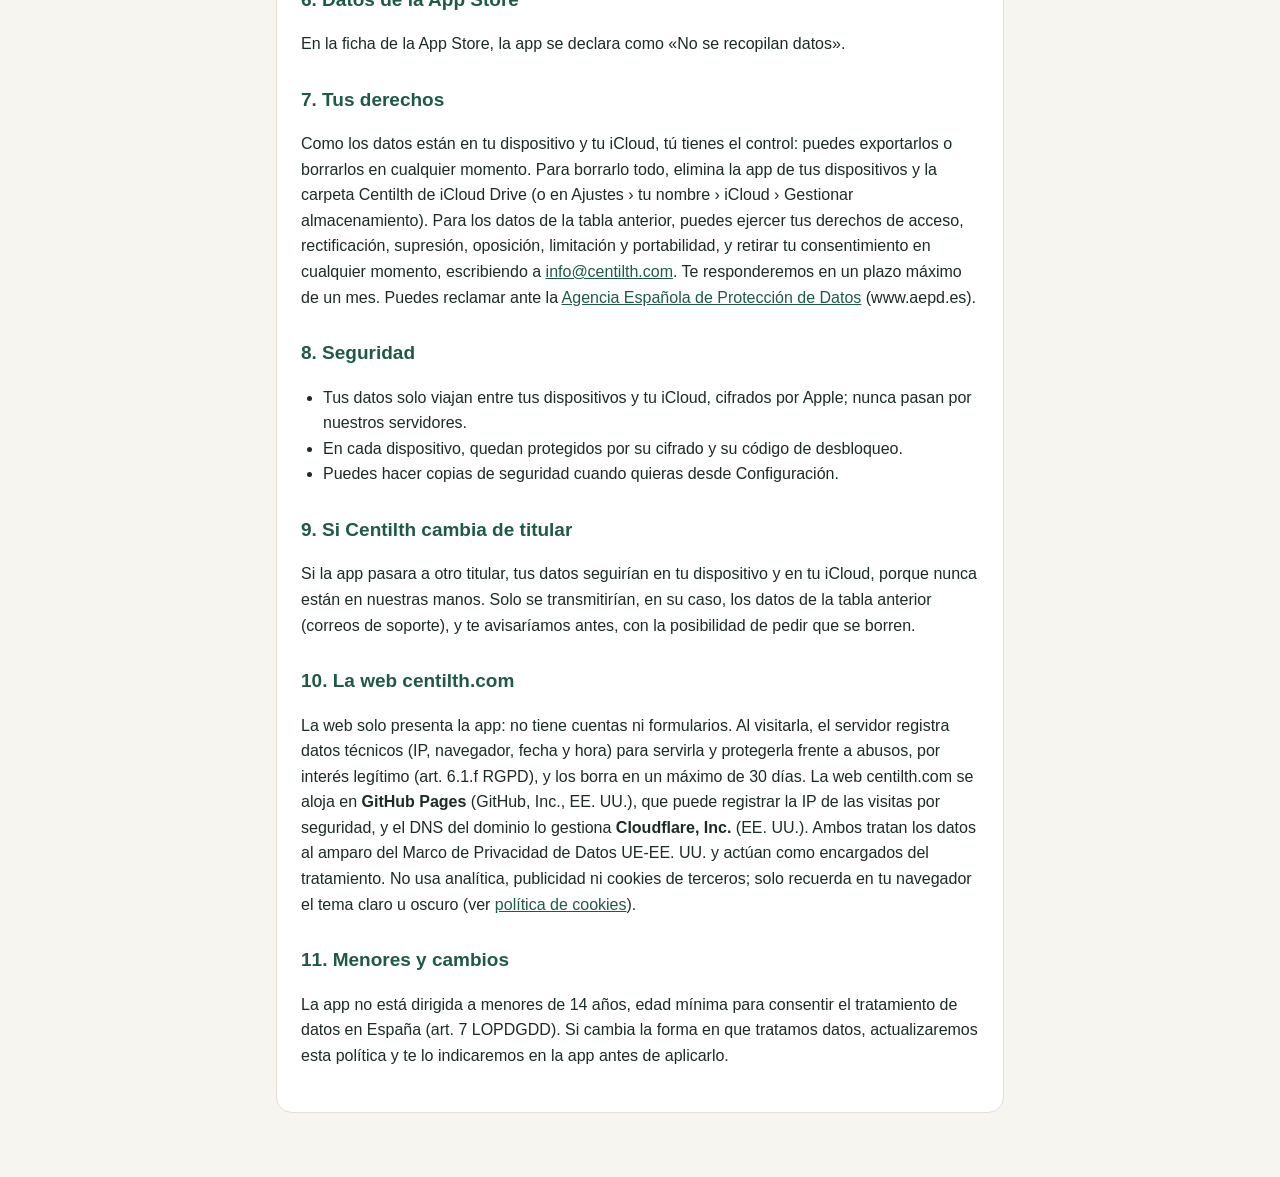
<file: privacidad.html>
<!doctype html>
<html lang="es">
<head>
<meta charset="utf-8">
<meta name="robots" content="noindex, follow" /><meta name="viewport" content="width=device-width, initial-scale=1">
<title>Política de privacidad · Centilth</title>
<link rel="stylesheet" href="legal.css">
</head>
<body><main>
<nav class="top"><a class="on" href="privacidad.html">Política de privacidad</a><a href="condiciones.html">Términos y condiciones</a><a href="en/privacy.html">English</a></nav>
<div class="card">
<h1>Política de privacidad</h1>
<p class="muted">Centilth para iPhone, iPad, Mac y la web centilth.com · Última actualización: 26 de noviembre de 2026</p>

<p>Esta política se ajusta al Reglamento (UE) 2016/679, General de Protección de Datos (RGPD), y a la Ley Orgánica 3/2018, de Protección de Datos Personales y garantía de los derechos digitales (LOPDGDD).</p>

<h2>1. En resumen</h2>
<ul>
  <li><strong>No recopilamos datos.</strong> Tus presupuestos, movimientos y proyectos se guardan en tu dispositivo y en tu iCloud, nunca en nuestros servidores.</li>
  <li><strong>No necesitas cuenta</strong> para usar la app.</li>
  <li><strong>Sin analítica, publicidad ni rastreo.</strong> No vendemos ni cedemos datos a nadie.</li>
  <li><strong>Sin conexión con tu banco ni inteligencia artificial de terceros.</strong> La app nunca te pide claves bancarias y no envía tus datos a servicios de IA.</li>
</ul>

<h2>2. Responsable</h2>
<p>Gregorio Castaño Lizcano, NIF 07487035Y. Contacto: <a href="mailto:info@centilth.com">info@centilth.com</a>.</p>

<h2>3. Dónde están tus datos</h2>
<ul>
  <li><strong>En tu iCloud:</strong> tus presupuestos se guardan en tu propia cuenta de iCloud (en una carpeta interna de la app, que no se ve en iCloud Drive para que nadie la borre por error) para tenerlos en tu iPhone, iPad y Mac, y las copias de seguridad en iCloud Drive › Centilth › Copias_de_seguridad. Es tu almacenamiento, gestionado por Apple con tu Apple ID; nosotros no tenemos acceso.</li>
  <li><strong>En tu dispositivo:</strong> cada dispositivo guarda además una copia para funcionar sin conexión. Si no tienes iCloud Drive activado, los datos y las copias se quedan solo en el dispositivo.</li>
  <li><strong>Cuando tú decides compartir:</strong> si descargas un proyecto, el archivo va a donde tú elijas en el menú Compartir (Archivos, Mail, etc.).</li>
</ul>

<h2>4. Suscripción</h2>
<p>La suscripción a Centilth Pro la gestiona Apple con tu Apple ID. Apple procesa el pago; nosotros no recibimos tu nombre, email ni datos de pago. La app solo consulta a tu dispositivo si la suscripción está activa. El tratamiento que hace Apple se rige por su <a href="https://www.apple.com/es/legal/privacy/" rel="noopener">política de privacidad</a>.</p>

<h2>5. Datos que sí podemos llegar a tratar</h2>
<table>
  <tr><th>Qué</th><th>Para qué</th><th>Base legal (RGPD)</th><th>Cuánto tiempo</th></tr>
  <tr><td>Email y mensaje, si nos escribes</td><td>Responder a tu consulta o darte soporte</td><td>Tu consentimiento al escribirnos (art. 6.1.a)</td><td>Lo necesario para atenderte y, como máximo, 2 años después del último contacto</td></tr>
  <tr><td>Versiones de prueba (TestFlight): el email con el que te invitamos, informes de fallos y comentarios que envíes</td><td>Detectar errores y mejorar la app</td><td>Tu consentimiento al unirte a la beta y enviar comentarios (art. 6.1.a)</td><td>Mientras dure la beta</td></tr>
</table>
<p>Estos datos nos llegan a través de Apple (Apple Distribution International Ltd., Irlanda), que gestiona la App Store y TestFlight. Los correos de soporte se reciben en Gmail (Google), que puede tratarlos fuera del Espacio Económico Europeo al amparo del Marco de Privacidad de Datos UE-EE. UU. No tomamos decisiones automatizadas ni elaboramos perfiles. No vendemos ni cedemos datos.</p>

<h2>6. Datos de la App Store</h2>
<p>En la ficha de la App Store, la app se declara como «No se recopilan datos».</p>

<h2>7. Tus derechos</h2>
<p>Como los datos están en tu dispositivo y tu iCloud, tú tienes el control: puedes exportarlos o borrarlos en cualquier momento. Para borrarlo todo, elimina la app de tus dispositivos y la carpeta Centilth de iCloud Drive (o en Ajustes › tu nombre › iCloud › Gestionar almacenamiento). Para los datos de la tabla anterior, puedes ejercer tus derechos de acceso, rectificación, supresión, oposición, limitación y portabilidad, y retirar tu consentimiento en cualquier momento, escribiendo a <a href="mailto:info@centilth.com">info@centilth.com</a>. Te responderemos en un plazo máximo de un mes. Puedes reclamar ante la <a href="https://www.aepd.es" rel="noopener">Agencia Española de Protección de Datos</a> (www.aepd.es).</p>

<h2>8. Seguridad</h2>
<ul>
  <li>Tus datos solo viajan entre tus dispositivos y tu iCloud, cifrados por Apple; nunca pasan por nuestros servidores.</li>
  <li>En cada dispositivo, quedan protegidos por su cifrado y su código de desbloqueo.</li>
  <li>Puedes hacer copias de seguridad cuando quieras desde Configuración.</li>
</ul>

<h2>9. Si Centilth cambia de titular</h2>
<p>Si la app pasara a otro titular, tus datos seguirían en tu dispositivo y en tu iCloud, porque nunca están en nuestras manos. Solo se transmitirían, en su caso, los datos de la tabla anterior (correos de soporte), y te avisaríamos antes, con la posibilidad de pedir que se borren.</p>

<h2>10. La web centilth.com</h2>
<p>La web solo presenta la app: no tiene cuentas ni formularios. Al visitarla, el servidor registra datos técnicos (IP, navegador, fecha y hora) para servirla y protegerla frente a abusos, por interés legítimo (art. 6.1.f RGPD), y los borra en un máximo de 30 días. La web centilth.com se aloja en <strong>GitHub Pages</strong> (GitHub, Inc., EE. UU.), que puede registrar la IP de las visitas por seguridad, y el DNS del dominio lo gestiona <strong>Cloudflare, Inc.</strong> (EE. UU.). Ambos tratan los datos al amparo del Marco de Privacidad de Datos UE-EE. UU. y actúan como encargados del tratamiento. No usa analítica, publicidad ni cookies de terceros; solo recuerda en tu navegador el tema claro u oscuro (ver <a href="cookies.html">política de cookies</a>).</p>

<h2>11. Menores y cambios</h2>
<p>La app no está dirigida a menores de 14 años, edad mínima para consentir el tratamiento de datos en España (art. 7 LOPDGDD). Si cambia la forma en que tratamos datos, actualizaremos esta política y te lo indicaremos en la app antes de aplicarlo.</p>
</div>
</main></body>
</html>
</file>
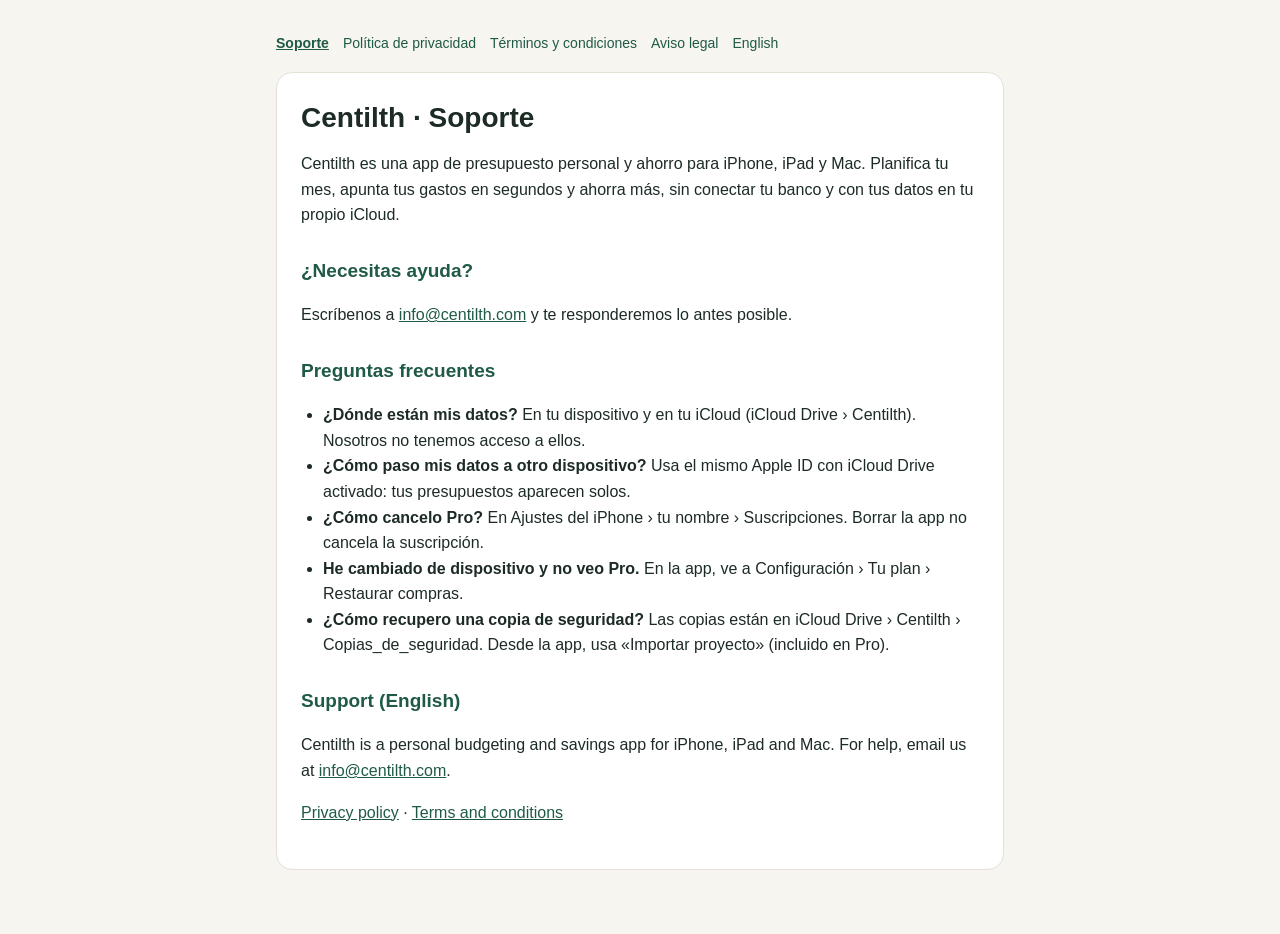
<file: soporte.html>
<!doctype html>
<html lang="es">
<head>
<meta charset="utf-8">
<meta name="robots" content="noindex, follow" /><meta name="viewport" content="width=device-width, initial-scale=1">
<title>Soporte · Centilth</title>
<meta name="description" content="Centilth: app de presupuesto personal y ahorro para iPhone, iPad y Mac. Soporte, privacidad y condiciones.">
<link rel="stylesheet" href="legal.css">
</head>
<body><main>
<nav class="top"><a class="on" href="index.html">Soporte</a><a href="privacidad.html">Política de privacidad</a><a href="condiciones.html">Términos y condiciones</a><a href="aviso-legal.html">Aviso legal</a><a href="#en">English</a></nav>
<div class="card">
<h1>Centilth · Soporte</h1>
<p>Centilth es una app de presupuesto personal y ahorro para iPhone, iPad y Mac. Planifica tu mes, apunta tus gastos en segundos y ahorra más, sin conectar tu banco y con tus datos en tu propio iCloud.</p>

<h2>¿Necesitas ayuda?</h2>
<p>Escríbenos a <a href="mailto:info@centilth.com">info@centilth.com</a> y te responderemos lo antes posible.</p>

<h2>Preguntas frecuentes</h2>
<ul>
  <li><strong>¿Dónde están mis datos?</strong> En tu dispositivo y en tu iCloud (iCloud Drive › Centilth). Nosotros no tenemos acceso a ellos.</li>
  <li><strong>¿Cómo paso mis datos a otro dispositivo?</strong> Usa el mismo Apple ID con iCloud Drive activado: tus presupuestos aparecen solos.</li>
  <li><strong>¿Cómo cancelo Pro?</strong> En Ajustes del iPhone › tu nombre › Suscripciones. Borrar la app no cancela la suscripción.</li>
  <li><strong>He cambiado de dispositivo y no veo Pro.</strong> En la app, ve a Configuración › Tu plan › Restaurar compras.</li>
  <li><strong>¿Cómo recupero una copia de seguridad?</strong> Las copias están en iCloud Drive › Centilth › Copias_de_seguridad. Desde la app, usa «Importar proyecto» (incluido en Pro).</li>
</ul>

<h2 id="en">Support (English)</h2>
<p>Centilth is a personal budgeting and savings app for iPhone, iPad and Mac. For help, email us at <a href="mailto:info@centilth.com">info@centilth.com</a>.</p>
<p><a href="en/privacy.html">Privacy policy</a> · <a href="en/terms.html">Terms and conditions</a></p>
</div>
</main></body>
</html>
</file>
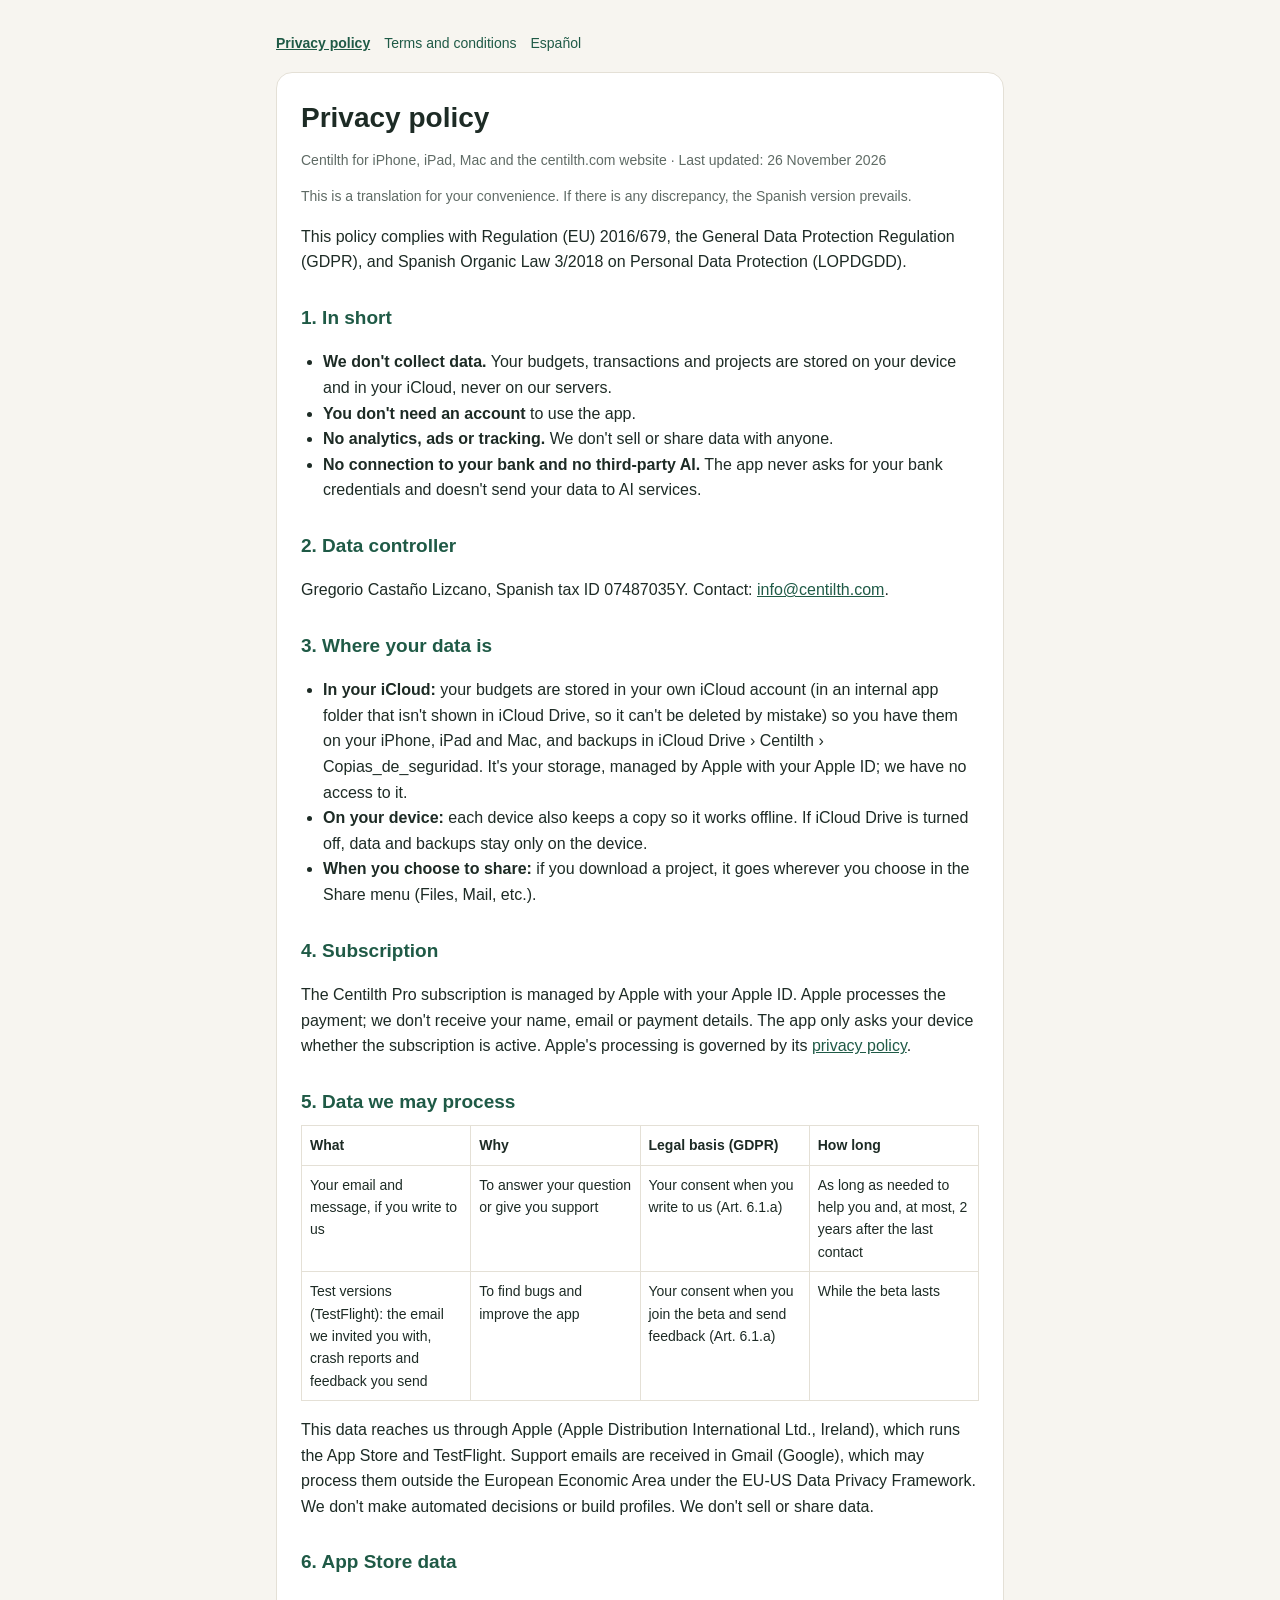
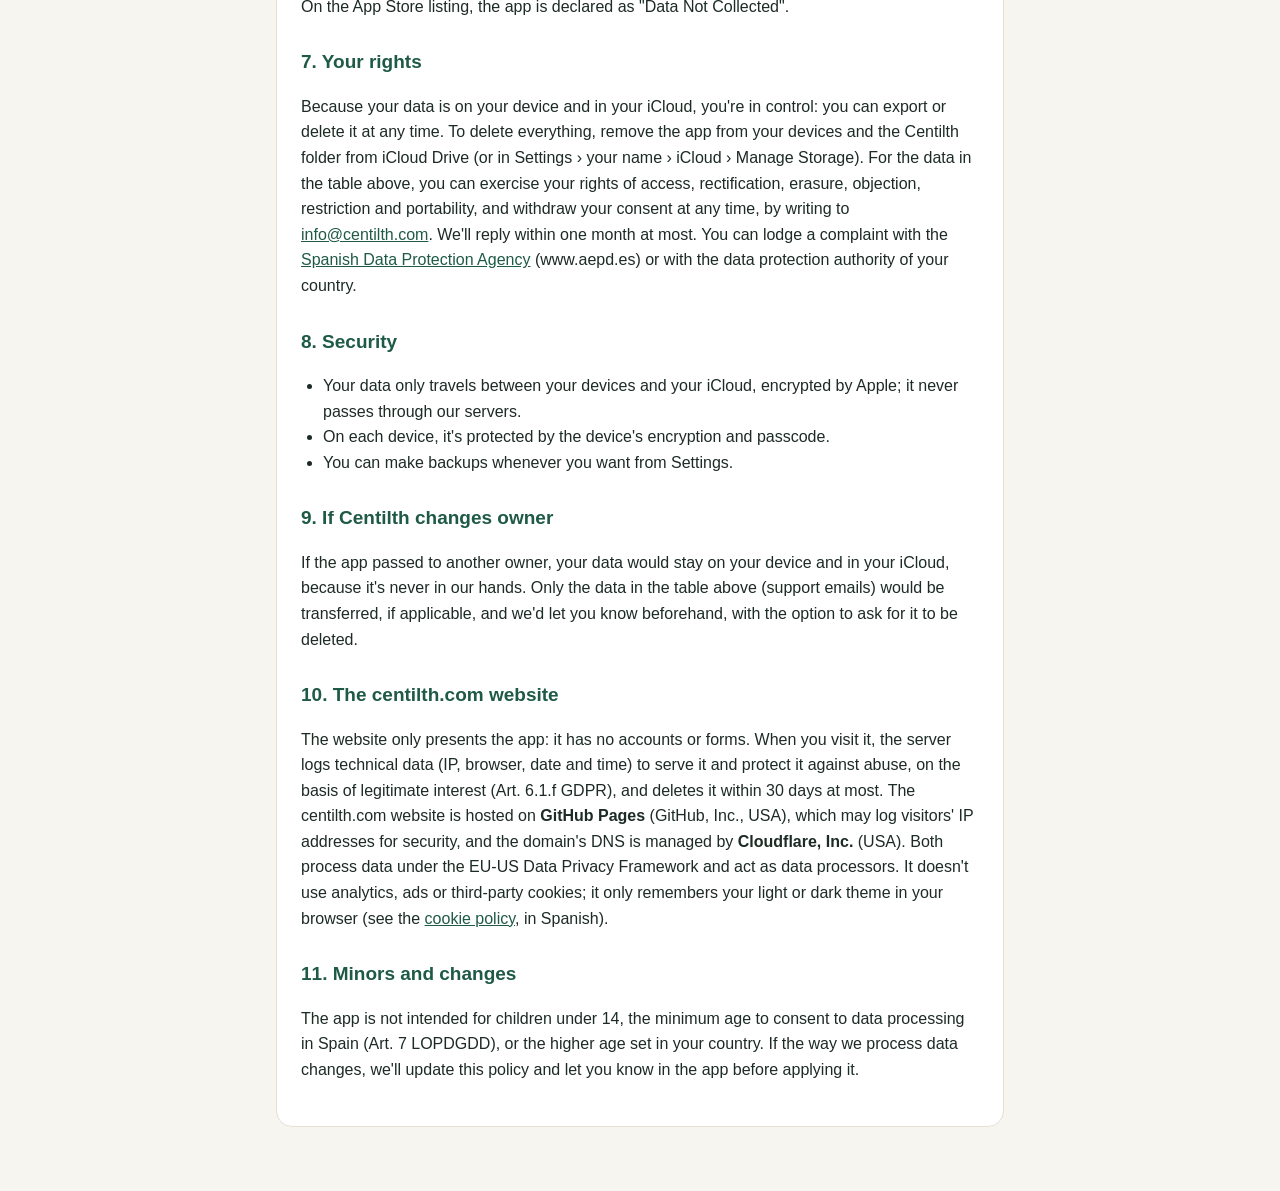
<file: en/privacy.html>
<!doctype html>
<html lang="en">
<head>
<meta charset="utf-8">
<meta name="robots" content="noindex, follow" /><meta name="viewport" content="width=device-width, initial-scale=1">
<title>Privacy policy · Centilth</title>
<link rel="stylesheet" href="../legal.css">
</head>
<body><main>
<nav class="top"><a class="on" href="privacy.html">Privacy policy</a><a href="terms.html">Terms and conditions</a><a href="../privacidad.html">Español</a></nav>
<div class="card">
<h1>Privacy policy</h1>
<p class="muted">Centilth for iPhone, iPad, Mac and the centilth.com website · Last updated: 26 November 2026</p>
<p class="muted">This is a translation for your convenience. If there is any discrepancy, the Spanish version prevails.</p>

<p>This policy complies with Regulation (EU) 2016/679, the General Data Protection Regulation (GDPR), and Spanish Organic Law 3/2018 on Personal Data Protection (LOPDGDD).</p>

<h2>1. In short</h2>
<ul>
  <li><strong>We don't collect data.</strong> Your budgets, transactions and projects are stored on your device and in your iCloud, never on our servers.</li>
  <li><strong>You don't need an account</strong> to use the app.</li>
  <li><strong>No analytics, ads or tracking.</strong> We don't sell or share data with anyone.</li>
  <li><strong>No connection to your bank and no third-party AI.</strong> The app never asks for your bank credentials and doesn't send your data to AI services.</li>
</ul>

<h2>2. Data controller</h2>
<p>Gregorio Castaño Lizcano, Spanish tax ID 07487035Y. Contact: <a href="mailto:info@centilth.com">info@centilth.com</a>.</p>

<h2>3. Where your data is</h2>
<ul>
  <li><strong>In your iCloud:</strong> your budgets are stored in your own iCloud account (in an internal app folder that isn't shown in iCloud Drive, so it can't be deleted by mistake) so you have them on your iPhone, iPad and Mac, and backups in iCloud Drive › Centilth › Copias_de_seguridad. It's your storage, managed by Apple with your Apple ID; we have no access to it.</li>
  <li><strong>On your device:</strong> each device also keeps a copy so it works offline. If iCloud Drive is turned off, data and backups stay only on the device.</li>
  <li><strong>When you choose to share:</strong> if you download a project, it goes wherever you choose in the Share menu (Files, Mail, etc.).</li>
</ul>

<h2>4. Subscription</h2>
<p>The Centilth Pro subscription is managed by Apple with your Apple ID. Apple processes the payment; we don't receive your name, email or payment details. The app only asks your device whether the subscription is active. Apple's processing is governed by its <a href="https://www.apple.com/legal/privacy/" rel="noopener">privacy policy</a>.</p>

<h2>5. Data we may process</h2>
<table>
  <tr><th>What</th><th>Why</th><th>Legal basis (GDPR)</th><th>How long</th></tr>
  <tr><td>Your email and message, if you write to us</td><td>To answer your question or give you support</td><td>Your consent when you write to us (Art. 6.1.a)</td><td>As long as needed to help you and, at most, 2 years after the last contact</td></tr>
  <tr><td>Test versions (TestFlight): the email we invited you with, crash reports and feedback you send</td><td>To find bugs and improve the app</td><td>Your consent when you join the beta and send feedback (Art. 6.1.a)</td><td>While the beta lasts</td></tr>
</table>
<p>This data reaches us through Apple (Apple Distribution International Ltd., Ireland), which runs the App Store and TestFlight. Support emails are received in Gmail (Google), which may process them outside the European Economic Area under the EU-US Data Privacy Framework. We don't make automated decisions or build profiles. We don't sell or share data.</p>

<h2>6. App Store data</h2>
<p>On the App Store listing, the app is declared as "Data Not Collected".</p>

<h2>7. Your rights</h2>
<p>Because your data is on your device and in your iCloud, you're in control: you can export or delete it at any time. To delete everything, remove the app from your devices and the Centilth folder from iCloud Drive (or in Settings › your name › iCloud › Manage Storage). For the data in the table above, you can exercise your rights of access, rectification, erasure, objection, restriction and portability, and withdraw your consent at any time, by writing to <a href="mailto:info@centilth.com">info@centilth.com</a>. We'll reply within one month at most. You can lodge a complaint with the <a href="https://www.aepd.es" rel="noopener">Spanish Data Protection Agency</a> (www.aepd.es) or with the data protection authority of your country.</p>

<h2>8. Security</h2>
<ul>
  <li>Your data only travels between your devices and your iCloud, encrypted by Apple; it never passes through our servers.</li>
  <li>On each device, it's protected by the device's encryption and passcode.</li>
  <li>You can make backups whenever you want from Settings.</li>
</ul>

<h2>9. If Centilth changes owner</h2>
<p>If the app passed to another owner, your data would stay on your device and in your iCloud, because it's never in our hands. Only the data in the table above (support emails) would be transferred, if applicable, and we'd let you know beforehand, with the option to ask for it to be deleted.</p>

<h2>10. The centilth.com website</h2>
<p>The website only presents the app: it has no accounts or forms. When you visit it, the server logs technical data (IP, browser, date and time) to serve it and protect it against abuse, on the basis of legitimate interest (Art. 6.1.f GDPR), and deletes it within 30 days at most. The centilth.com website is hosted on <strong>GitHub Pages</strong> (GitHub, Inc., USA), which may log visitors' IP addresses for security, and the domain's DNS is managed by <strong>Cloudflare, Inc.</strong> (USA). Both process data under the EU-US Data Privacy Framework and act as data processors. It doesn't use analytics, ads or third-party cookies; it only remembers your light or dark theme in your browser (see the <a href="../cookies.html">cookie policy</a>, in Spanish).</p>

<h2>11. Minors and changes</h2>
<p>The app is not intended for children under 14, the minimum age to consent to data processing in Spain (Art. 7 LOPDGDD), or the higher age set in your country. If the way we process data changes, we'll update this policy and let you know in the app before applying it.</p>
</div>
</main></body>
</html>
</file>
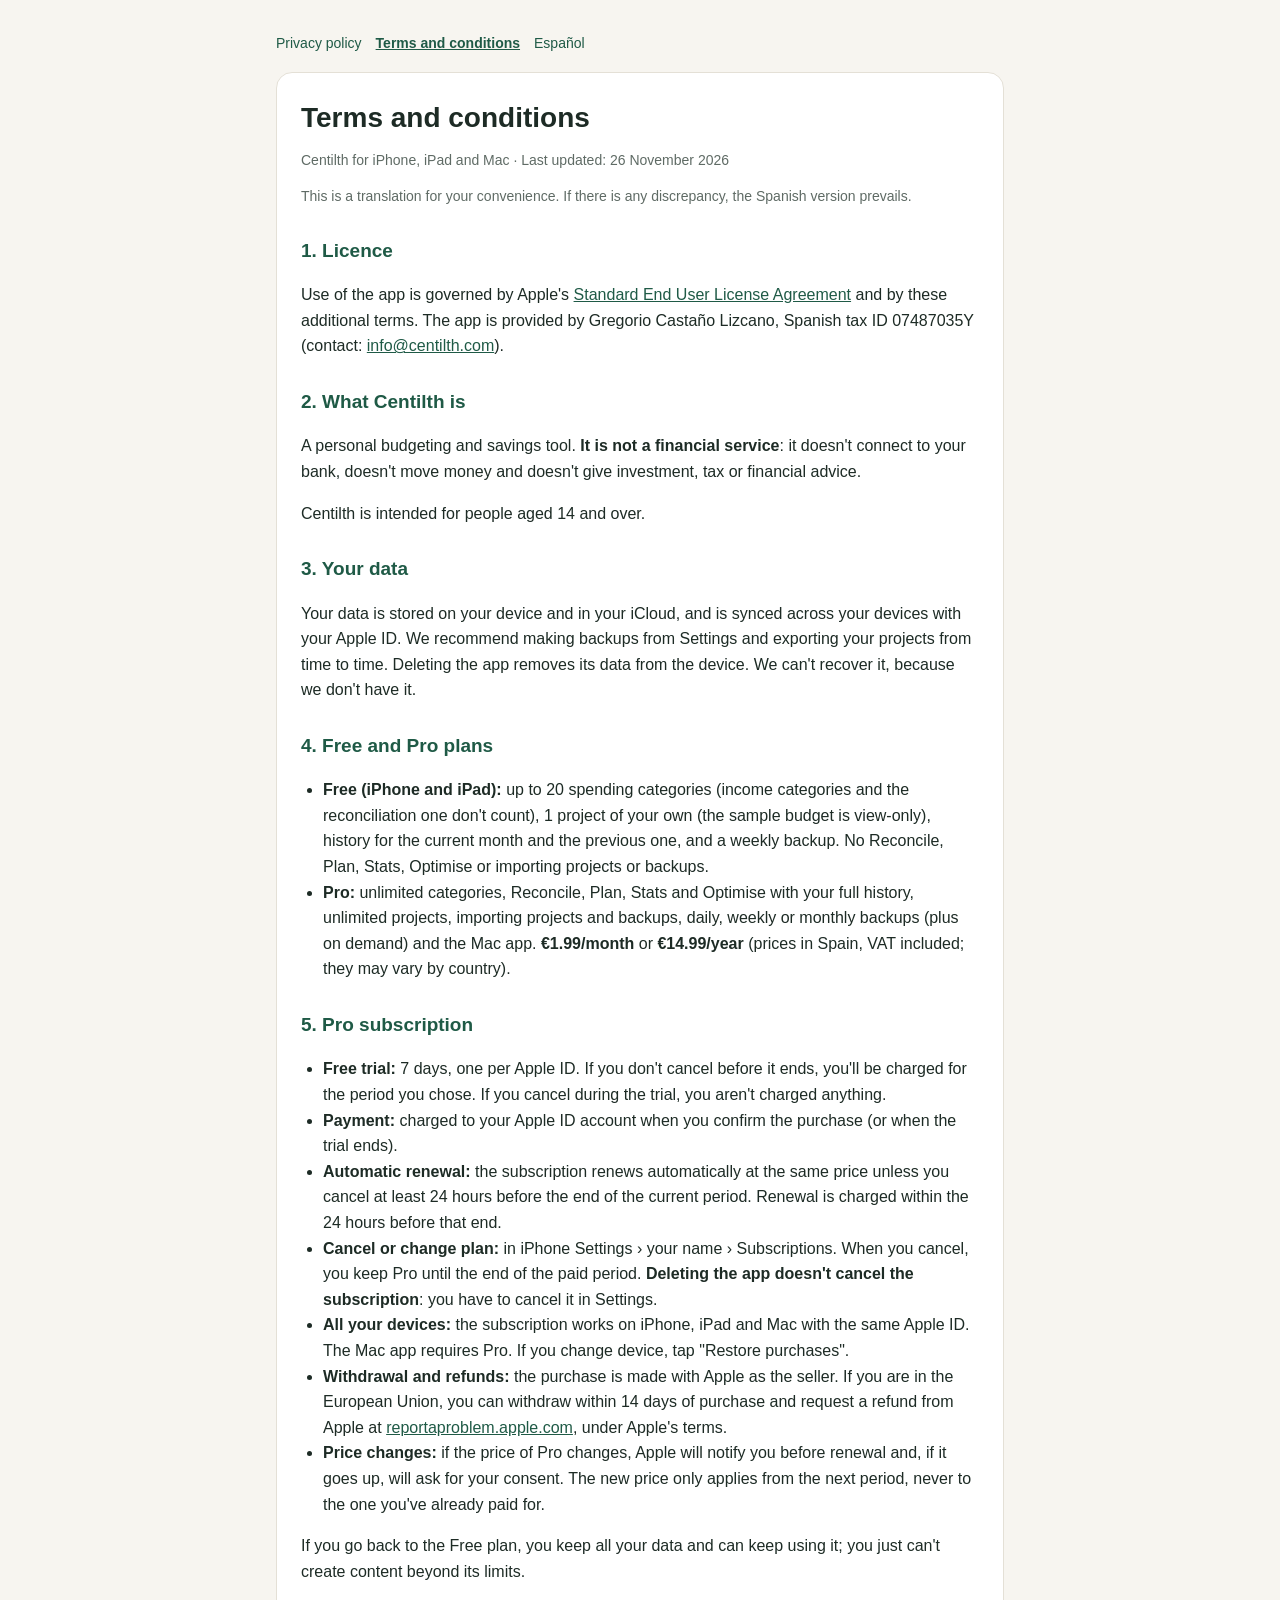
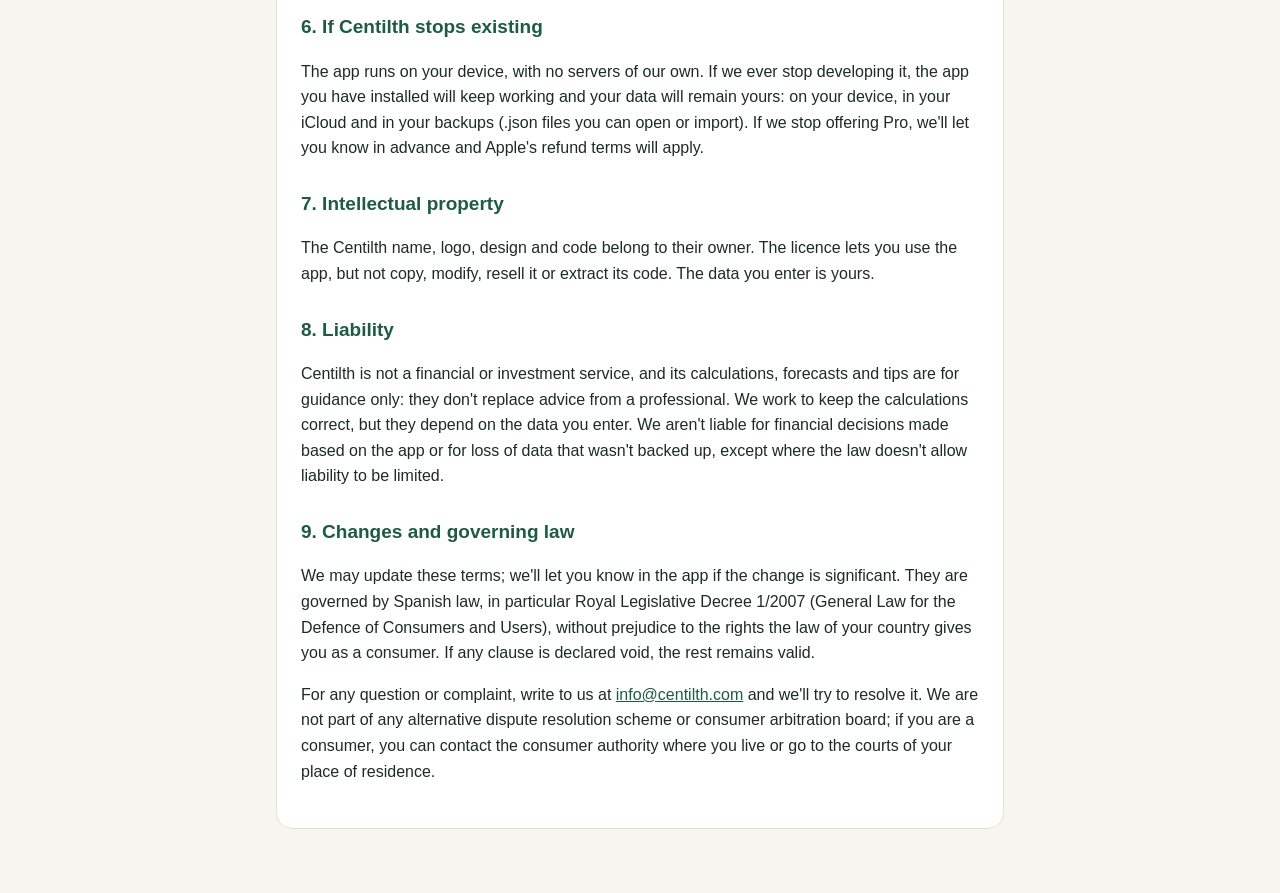
<file: en/terms.html>
<!doctype html>
<html lang="en">
<head>
<meta charset="utf-8">
<meta name="robots" content="noindex, follow" /><meta name="viewport" content="width=device-width, initial-scale=1">
<title>Terms and conditions · Centilth</title>
<link rel="stylesheet" href="../legal.css">
</head>
<body><main>
<nav class="top"><a href="privacy.html">Privacy policy</a><a class="on" href="terms.html">Terms and conditions</a><a href="../condiciones.html">Español</a></nav>
<div class="card">
<h1>Terms and conditions</h1>
<p class="muted">Centilth for iPhone, iPad and Mac · Last updated: 26 November 2026</p>
<p class="muted">This is a translation for your convenience. If there is any discrepancy, the Spanish version prevails.</p>

<h2>1. Licence</h2>
<p>Use of the app is governed by Apple's <a href="https://www.apple.com/legal/internet-services/itunes/dev/stdeula/" rel="noopener">Standard End User License Agreement</a> and by these additional terms. The app is provided by Gregorio Castaño Lizcano, Spanish tax ID 07487035Y (contact: <a href="mailto:info@centilth.com">info@centilth.com</a>).</p>

<h2>2. What Centilth is</h2>
<p>A personal budgeting and savings tool. <strong>It is not a financial service</strong>: it doesn't connect to your bank, doesn't move money and doesn't give investment, tax or financial advice.</p>
<p>Centilth is intended for people aged 14 and over.</p>

<h2>3. Your data</h2>
<p>Your data is stored on your device and in your iCloud, and is synced across your devices with your Apple ID. We recommend making backups from Settings and exporting your projects from time to time. Deleting the app removes its data from the device. We can't recover it, because we don't have it.</p>

<h2>4. Free and Pro plans</h2>
<ul>
  <li><strong>Free (iPhone and iPad):</strong> up to 20 spending categories (income categories and the reconciliation one don't count), 1 project of your own (the sample budget is view-only), history for the current month and the previous one, and a weekly backup. No Reconcile, Plan, Stats, Optimise or importing projects or backups.</li>
  <li><strong>Pro:</strong> unlimited categories, Reconcile, Plan, Stats and Optimise with your full history, unlimited projects, importing projects and backups, daily, weekly or monthly backups (plus on demand) and the Mac app. <strong>€1.99/month</strong> or <strong>€14.99/year</strong> (prices in Spain, VAT included; they may vary by country).</li>
</ul>

<h2>5. Pro subscription</h2>
<ul>
  <li><strong>Free trial:</strong> 7 days, one per Apple ID. If you don't cancel before it ends, you'll be charged for the period you chose. If you cancel during the trial, you aren't charged anything.</li>
  <li><strong>Payment:</strong> charged to your Apple ID account when you confirm the purchase (or when the trial ends).</li>
  <li><strong>Automatic renewal:</strong> the subscription renews automatically at the same price unless you cancel at least 24 hours before the end of the current period. Renewal is charged within the 24 hours before that end.</li>
  <li><strong>Cancel or change plan:</strong> in iPhone Settings › your name › Subscriptions. When you cancel, you keep Pro until the end of the paid period. <strong>Deleting the app doesn't cancel the subscription</strong>: you have to cancel it in Settings.</li>
  <li><strong>All your devices:</strong> the subscription works on iPhone, iPad and Mac with the same Apple ID. The Mac app requires Pro. If you change device, tap "Restore purchases".</li>
  <li><strong>Withdrawal and refunds:</strong> the purchase is made with Apple as the seller. If you are in the European Union, you can withdraw within 14 days of purchase and request a refund from Apple at <a href="https://reportaproblem.apple.com" rel="noopener">reportaproblem.apple.com</a>, under Apple's terms.</li>
  <li><strong>Price changes:</strong> if the price of Pro changes, Apple will notify you before renewal and, if it goes up, will ask for your consent. The new price only applies from the next period, never to the one you've already paid for.</li>
</ul>
<p>If you go back to the Free plan, you keep all your data and can keep using it; you just can't create content beyond its limits.</p>

<h2>6. If Centilth stops existing</h2>
<p>The app runs on your device, with no servers of our own. If we ever stop developing it, the app you have installed will keep working and your data will remain yours: on your device, in your iCloud and in your backups (.json files you can open or import). If we stop offering Pro, we'll let you know in advance and Apple's refund terms will apply.</p>

<h2>7. Intellectual property</h2>
<p>The Centilth name, logo, design and code belong to their owner. The licence lets you use the app, but not copy, modify, resell it or extract its code. The data you enter is yours.</p>

<h2>8. Liability</h2>
<p>Centilth is not a financial or investment service, and its calculations, forecasts and tips are for guidance only: they don't replace advice from a professional. We work to keep the calculations correct, but they depend on the data you enter. We aren't liable for financial decisions made based on the app or for loss of data that wasn't backed up, except where the law doesn't allow liability to be limited.</p>

<h2>9. Changes and governing law</h2>
<p>We may update these terms; we'll let you know in the app if the change is significant. They are governed by Spanish law, in particular Royal Legislative Decree 1/2007 (General Law for the Defence of Consumers and Users), without prejudice to the rights the law of your country gives you as a consumer. If any clause is declared void, the rest remains valid.</p>
<p>For any question or complaint, write to us at <a href="mailto:info@centilth.com">info@centilth.com</a> and we'll try to resolve it. We are not part of any alternative dispute resolution scheme or consumer arbitration board; if you are a consumer, you can contact the consumer authority where you live or go to the courts of your place of residence.</p>
</div>
</main></body>
</html>
</file>
<file: assets/site-vZoatklc.css>
.home .home-hero.hero-devices{display:grid;grid-template-columns:minmax(0,.9fr) minmax(0,1.25fr);gap:32px;align-items:center;text-align:left;max-width:1240px}.home .home-hero.hero-devices .hero-text{min-width:0}.home .home-hero.hero-devices h1,.home .home-hero.hero-devices p{margin-left:0;margin-right:0}.home .home-hero.hero-devices h1{font-size:clamp(34px,4.2vw,54px)}.home .home-hero.hero-devices .home-cta,.home .home-hero.hero-devices .home-trust{justify-content:flex-start}.home-nav a.btn{text-decoration:none}.devices{position:relative;aspect-ratio:1.3;width:100%;min-width:0;perspective:1800px}.devices .d-mac{position:absolute;right:2%;top:0;width:84%}.devices .d-ipad{position:absolute;right:0;bottom:0;width:48%;transform:rotateY(-20deg) rotateX(6deg);transform-origin:right center}.devices .d-iphone{position:absolute;left:0;bottom:-3%;width:25%;transform:rotateY(22deg) rotateX(4deg) rotate(-4deg);transform-origin:left center;z-index:2}.rd-iphone{aspect-ratio:1170 / 2532}.rd-iphone-body{position:relative;height:100%;border-radius:16%/7.6%;padding:3.6%;background:linear-gradient(135deg,#8a8d91,#3b3e42 12%,#1d1f22 40%,#2b2e31 75%,#9a9da1);box-shadow:inset 0 0 0 1px #ffffff40,inset 0 0 0 3px #0c0d0e,0 30px 50px -10px #0c231c66}.rd-iphone-screen{position:relative;height:100%;border-radius:13.4%/6.2%;overflow:hidden;background:#f3f6f4;box-shadow:0 0 0 2px #050505;display:flex;flex-direction:column;container-type:inline-size}.rd-status{flex:0 0 auto;height:6.2%;display:flex;align-items:center;justify-content:space-between;padding:0 9% 0 11%;font:600 5.2cqw/1 -apple-system,SF Pro Text,Inter,sans-serif;color:#111}.rd-status i{display:flex;gap:4%;align-items:center;width:22%;justify-content:flex-end}.rd-status svg{height:4.4cqw;fill:currentColor}.rd-iphone-screen img{display:block;width:100%;flex:1;min-height:0;object-fit:cover;object-position:top}.rd-island{position:absolute;top:1.4%;left:50%;transform:translate(-50%);width:31%;height:3.6%;border-radius:999px;background:#000}.rd-btn{position:absolute;width:2.2%;border-radius:2px;background:linear-gradient(90deg,#6e7175,#2a2c2f)}.rd-btn-a{left:-1.2%;top:17%;height:4%}.rd-btn-b{left:-1.2%;top:24%;height:7.5%}.rd-btn-c{left:-1.2%;top:33%;height:7.5%}.rd-btn-p{right:-1.2%;top:27%;height:11%;background:linear-gradient(270deg,#6e7175,#2a2c2f)}.rd-ipad{aspect-ratio:2360 / 1640}.rd-ipad-body{height:100%;border-radius:5.5%/7.9%;padding:3.4%;background:#121314;box-shadow:inset 0 0 0 2px #c9ccd0,inset 0 0 0 3.5px #8d9095,inset 0 0 0 5px #1a1b1c,0 30px 50px -10px #0c231c61}.rd-ipad-screen{position:relative;height:100%;border-radius:2.4%/3.4%;overflow:hidden;background:#000}.rd-ipad-screen img{display:block;width:100%;height:100%;object-fit:cover;object-position:top left}.rd-mac-lid{aspect-ratio:2880 / 1910;background:#0e0f10;border-radius:3.4% 3.4% 0 0/5.2% 5.2% 0 0;padding:2% 2% 2.6%;box-shadow:inset 0 0 0 1.5px #3a3c3f,inset 0 0 0 3px #0e0f10,0 24px 60px -16px #0c231c59}.rd-mac-screen{position:relative;height:100%;overflow:hidden;border-radius:.8%;background:#000}.rd-mac-screen img{display:block;width:100%;height:100%;object-fit:cover;object-position:top left}.rd-notch{position:absolute;top:0;left:50%;transform:translate(-50%);width:11%;height:3.2%;background:#0e0f10;border-radius:0 0 6px 6px}.rd-mac-base{position:relative;margin:0 -7%;height:0;padding-bottom:3.6%;background:linear-gradient(180deg,#e9ebee,#c7cace 45%,#9ea2a7);border-radius:0 0 46% 46%/0 0 100% 100%}.rd-mac-base span{position:absolute;top:0;left:50%;transform:translate(-50%);width:14%;height:45%;background:linear-gradient(#b2b5b9,#d6d8db);border-radius:0 0 10px 10px}.rd-glare{position:absolute;top:0;right:0;bottom:0;left:0;pointer-events:none;background:linear-gradient(115deg,#ffffff29,#fff0 38%)}.appstore-badge{display:inline-flex;align-items:center;gap:10px;background:#111;color:#fff;border-radius:12px;padding:9px 18px 9px 14px;line-height:1.05;box-shadow:0 6px 18px #0000002e}.appstore-badge small{display:block;font-size:11px;opacity:.85}.appstore-badge b{font-size:20px;font-weight:600;letter-spacing:-.01em}.appstore-badge.soon{cursor:default}:root[data-theme=dark] .appstore-badge{background:#fff;color:#111}.shots-tabs{margin:8px auto 30px;flex-wrap:wrap;justify-content:center;width:fit-content}.shots{display:flex;align-items:flex-end;justify-content:center;gap:40px;max-width:980px;margin:0 auto;perspective:1800px}.shots .s-iphone{width:210px;flex-shrink:0;transform:rotateY(10deg)}.shots .s-ipad{width:640px;max-width:64%;transform:rotateY(-8deg)}.shots-text{margin-top:28px;min-height:3em}.home-foot{display:flex;justify-content:center;align-items:center;gap:16px;flex-wrap:wrap}.foot-beta{background:none;border:0;color:inherit;font:inherit;font-size:12px;opacity:.6;cursor:pointer;text-decoration:underline;text-underline-offset:3px}.foot-beta:hover{opacity:1}@media (max-width: 900px){.home .home-hero.hero-devices{grid-template-columns:1fr;text-align:center;gap:28px}.home .home-hero.hero-devices .home-cta,.home .home-hero.hero-devices .home-trust{justify-content:center}.home .home-hero.hero-devices p{margin:0 auto}.devices{max-width:600px;margin:0 auto}.shots{gap:14px}.shots .s-iphone{width:30%;max-width:190px}.shots .s-ipad{max-width:66%}}.home{overflow-x:clip}.to-top{display:none}@media (max-width: 760px){.to-top{display:grid;place-items:center;position:fixed;right:16px;bottom:calc(20px + env(safe-area-inset-bottom));z-index:50;width:46px;height:46px;border-radius:50%;border:0;background:var(--accent);color:#fff;cursor:pointer;box-shadow:0 8px 20px #0c231c47;opacity:0;transform:translateY(12px);pointer-events:none;transition:opacity .2s,transform .2s}.to-top.show{opacity:1;transform:none;pointer-events:auto}}.site-foot{margin:18px 0 28px;padding:22px 28px 18px;border-radius:24px;border:1px solid color-mix(in srgb,var(--accent) 14%,var(--line));background:color-mix(in srgb,var(--accent) 6%,var(--card))}.foot-top{display:flex;align-items:center;justify-content:space-between;gap:16px;flex-wrap:wrap}.foot-brand{display:flex;align-items:center;gap:10px}.foot-brand .brand-name{font-size:18px}.foot-legal{display:flex;flex-direction:row;flex-wrap:wrap;gap:4px}.foot-legal a{color:var(--text);font-weight:600;font-size:14px;text-decoration:none;padding:7px 13px;border-radius:999px;transition:background .15s,color .15s}.foot-legal a:hover,.foot-legal a:focus-visible{background:var(--accent-soft);color:var(--accent);outline:none}.foot-bottom{display:flex;flex-wrap:wrap;justify-content:space-between;align-items:center;gap:10px 20px;margin-top:16px;padding-top:14px;border-top:1px solid color-mix(in srgb,var(--accent) 12%,var(--line));font-size:13px;color:var(--muted)}.site-foot .foot-beta{background:var(--card);border:1px solid color-mix(in srgb,var(--accent) 30%,var(--line));color:var(--accent);font:inherit;font-size:12.5px;font-weight:600;padding:6px 15px;border-radius:999px;cursor:pointer;opacity:1;text-decoration:none;transition:background .15s,color .15s}.site-foot .foot-beta:hover{background:var(--accent);color:#fff;border-color:var(--accent)}@media (max-width: 760px){.site-foot{padding:20px 16px 16px;border-radius:20px;margin-bottom:20px}.foot-top,.foot-bottom{flex-direction:column;text-align:center;justify-content:center}.foot-legal{display:grid;grid-template-columns:1fr 1fr;width:100%}.foot-legal a{text-align:center;font-size:13px;padding:7px 8px}}:root{--bg: #f3f7f5;--side: #ffffff;--card: #ffffff;--text: #18211d;--muted: #6b7570;--line: #e3eae6;--line-strong: #cfd9d3;--hover: rgba(30,90,71,.045);--accent: #1e5a47;--accent-soft: rgba(30,90,71,.1);--invest: #3557d4;--invest-soft: rgba(53,87,212,.1);--pos: #2f8f6b;--pos-soft: rgba(47,143,107,.12);--neg: #e0644f;--neg-soft: rgba(224,100,79,.12);--warn: #d99a2b;--warn-soft: rgba(217,154,43,.14);--shadow: 0 1px 2px rgba(31,36,32,.04), 0 6px 20px rgba(31,36,32,.05);--shadow-hover: 0 2px 4px rgba(31,36,32,.05), 0 12px 28px rgba(31,36,32,.09);--num-font: "Montserrat", system-ui, sans-serif;--on-accent: #ffffff;color-scheme:light}@media (prefers-color-scheme: dark){:root:not([data-theme=light]){--bg: #121311;--side: #0d0e0c;--card: #1b1c1a;--text: #ecebe6;--muted: #8e928b;--line: #272925;--line-strong: #363933;--hover: rgba(236,235,230,.045);--accent: #5fd3a8;--accent-soft: rgba(95,211,168,.13);--invest: #7b93ff;--invest-soft: rgba(123,147,255,.14);--pos: #4cc79a;--pos-soft: rgba(76,199,154,.13);--neg: #ff8a73;--neg-soft: rgba(255,138,115,.13);--warn: #f2bc55;--warn-soft: rgba(242,188,85,.14);--shadow: none;--shadow-hover: 0 8px 24px rgba(0,0,0,.35);--on-accent: #0d0e0c;color-scheme:dark}}:root[data-theme=dark]{--bg: #121311;--side: #0d0e0c;--card: #1b1c1a;--text: #ecebe6;--muted: #8e928b;--line: #272925;--line-strong: #363933;--hover: rgba(236,235,230,.045);--accent: #5fd3a8;--accent-soft: rgba(95,211,168,.13);--invest: #7b93ff;--invest-soft: rgba(123,147,255,.14);--pos: #4cc79a;--pos-soft: rgba(76,199,154,.13);--neg: #ff8a73;--neg-soft: rgba(255,138,115,.13);--warn: #f2bc55;--warn-soft: rgba(242,188,85,.14);--shadow: none;--shadow-hover: 0 8px 24px rgba(0,0,0,.35);--on-accent: #0d0e0c;color-scheme:dark}*{box-sizing:border-box}body{margin:0;background:var(--bg);color:var(--text);font:14px/1.5 Inter,system-ui,sans-serif;-webkit-font-smoothing:antialiased}button,input,select{font:inherit;color:inherit}.loading{display:grid;place-items:center;height:100vh;color:var(--muted)}.muted{color:var(--muted)}.small{font-size:12px}.pos{color:var(--pos)}.neg{color:var(--neg)}.num{text-align:right;font-variant-numeric:tabular-nums;white-space:nowrap}.app{display:grid;grid-template-columns:228px 1fr;min-height:100vh}.sidebar{background:var(--side);border-right:1px solid var(--line);padding:22px 14px;display:flex;flex-direction:column;gap:26px;position:sticky;top:0;height:100vh}.brand{display:flex;align-items:center;gap:10px;font:600 20px Montserrat,sans-serif;padding:0 8px}.brand-mark{display:grid;place-items:center;width:32px;height:32px;border-radius:9px;background:var(--accent);color:var(--on-accent)}nav{display:flex;flex-direction:column;gap:2px}nav button{display:flex;align-items:center;gap:11px;padding:9px 10px;border:0;background:none;border-radius:8px;cursor:pointer;color:var(--muted);font-weight:500;text-align:left}nav button:hover{background:var(--hover);color:var(--text)}nav button.active{background:var(--card);color:var(--text);box-shadow:var(--shadow)}nav button.active svg{color:var(--accent)}.sidebar-foot{margin-top:auto;font-size:12px;color:var(--muted);padding:0 10px}main{min-width:0}.topbar{display:flex;align-items:center;justify-content:space-between;padding:26px 36px 10px;gap:16px;flex-wrap:wrap}.topbar h1{font:600 28px Montserrat,sans-serif;margin:0;letter-spacing:-.01em}.month-picker{display:flex;align-items:center;gap:4px;background:var(--card);border:1px solid var(--line);border-radius:10px;padding:3px;box-shadow:var(--shadow)}.month-picker span{min-width:140px;text-align:center;font-weight:600}.month-picker button{border:0;background:none;padding:6px;border-radius:7px;cursor:pointer;display:grid;color:var(--muted)}@media (hover: hover){.month-picker button:hover{background:var(--hover);color:var(--text)}}.content{padding:14px 36px 48px;max-width:1280px}.stack{display:flex;flex-direction:column;gap:18px}.grid-2{display:grid;grid-template-columns:1.4fr 1fr;gap:18px}.grid-2>.card{min-width:0}.card{background:var(--card);border:1px solid var(--line);border-radius:14px;padding:20px;box-shadow:var(--shadow)}.card.flush{padding:0;overflow:hidden}.card-head{display:flex;align-items:center;justify-content:space-between;gap:12px;margin-bottom:12px;flex-wrap:wrap}.card-head.padded{padding:16px 20px;margin:0;border-bottom:1px solid var(--line)}.card-head h2{font-size:15px;font-weight:600;margin:0;display:flex;align-items:center;gap:8px}.card-head h2 svg{color:var(--accent)}.hint{margin:-6px 0 10px;font-size:12.5px;color:var(--muted)}.empty{color:var(--muted);margin:8px 0}.padded{padding:16px 20px}.kpis{display:grid;grid-template-columns:repeat(4,1fr);gap:14px}.kpi{background:var(--card);border:1px solid var(--line);border-radius:14px;padding:16px 18px;box-shadow:var(--shadow)}.kpi-top{display:flex;justify-content:space-between;color:var(--muted);font-size:12.5px;font-weight:500}.kpi-top i{display:grid;place-items:center;width:26px;height:26px;border-radius:7px;background:var(--hover)}.tone-pos .kpi-top i{color:var(--pos);background:var(--pos-soft)}.tone-neg .kpi-top i{color:var(--neg);background:var(--neg-soft)}.tone-accent .kpi-top i{color:var(--accent);background:var(--accent-soft)}.kpi-value{font-size:25px;font-weight:700;letter-spacing:-.02em;margin-top:4px;font-variant-numeric:tabular-nums}.kpi-sub{font-size:12.5px;color:var(--muted)}.bar,.sim-bar{height:6px;background:var(--hover);border-radius:9px;margin-top:10px;overflow:hidden}.bar div,.sim-bar div{height:100%;background:var(--accent);border-radius:9px;transition:width .3s}.over-list{list-style:none;margin:0;padding:0}.over-list li{display:flex;justify-content:space-between;align-items:center;padding:10px 0;border-bottom:1px solid var(--line)}.over-list li:last-child{border:0}.over-list li div{display:flex;flex-direction:column}.over-list .muted{font-size:12.5px}.neg-pill,.pill{font-size:12.5px;font-weight:600;padding:3px 9px;border-radius:99px;font-variant-numeric:tabular-nums;white-space:nowrap}.neg-pill,.pill.over{background:var(--neg-soft);color:var(--neg)}.pill.ok{background:var(--pos-soft);color:var(--pos)}.pill.warn{background:var(--warn-soft);color:var(--warn)}.assign-banner{display:grid;grid-template-columns:auto 1fr auto;align-items:center;gap:24px;padding:18px 22px;border-radius:14px;border:1px solid var(--line);background:var(--card);box-shadow:var(--shadow)}.assign-banner>div{display:flex;flex-direction:column}.assign-banner .label{font-size:12.5px;font-weight:600;text-transform:uppercase;letter-spacing:.05em}.assign-banner strong{font-size:28px;letter-spacing:-.02em;font-variant-numeric:tabular-nums}.assign-banner .muted{font-size:12.5px}.assign-banner p{margin:0;color:var(--muted);max-width:440px}.assign-banner.pos{border-color:var(--pos)}.assign-banner.pos .label,.assign-banner.pos strong{color:var(--pos)}.assign-banner.neg{border-color:var(--neg)}.assign-banner.neg .label,.assign-banner.neg strong{color:var(--neg)}.btn{display:inline-flex;align-items:center;gap:7px;border-radius:9px;padding:9px 14px;font-weight:600;cursor:pointer;border:1px solid var(--line-strong);background:var(--card);white-space:nowrap}.btn:hover{background:var(--hover)}.btn.primary{background:var(--accent);border-color:var(--accent);color:var(--on-accent)}.btn.primary:hover{filter:brightness(1.08)}.budget-row{display:grid;grid-template-columns:1fr 140px 120px 130px;align-items:center;gap:12px;padding:7px 20px;border-bottom:1px solid var(--line);width:100%;text-align:left}.budget-row>span:not(:first-child){text-align:right;font-variant-numeric:tabular-nums}.budget-row.head{font-size:11.5px;text-transform:uppercase;letter-spacing:.06em;color:var(--muted);font-weight:600;padding:12px 20px}.budget-row.group{background:var(--hover);border:0;border-bottom:1px solid var(--line);font-weight:600;cursor:pointer;padding:10px 20px}.budget-row.group>span:first-child{display:flex;align-items:center;gap:6px}.budget-row.group svg{transition:transform .2s;color:var(--muted)}.budget-row.group svg.rot{transform:rotate(-90deg)}.budget-row:not(.head):not(.group):hover{background:var(--hover)}.cat-name{display:flex;flex-direction:column;gap:4px;padding-left:22px}.tag{font-style:normal;font-size:10.5px;font-weight:600;color:var(--accent);background:var(--accent-soft);padding:1px 6px;border-radius:5px;width:fit-content}.mini-bar{display:block;height:3px;background:var(--line);border-radius:3px;max-width:220px;overflow:hidden}.mini-bar b{display:block;height:100%;border-radius:3px;background:var(--pos)}.mini-bar.warn b{background:var(--warn)}.mini-bar.over b{background:var(--neg)}.amount-input{width:110px;text-align:right;padding:5px 8px;border:1px solid transparent;border-radius:7px;background:transparent;font-variant-numeric:tabular-nums}.amount-input:hover{border-color:var(--line-strong)}.amount-input:focus{outline:none;border-color:var(--accent);background:var(--card);box-shadow:0 0 0 3px var(--accent-soft)}.tx-form{display:flex;gap:12px;align-items:flex-end;flex-wrap:wrap}.tx-form label{display:flex;flex-direction:column;gap:5px;font-size:12px;font-weight:600;color:var(--muted)}.tx-form .grow{flex:1;min-width:180px}.tx-form input,.tx-form select,.search input,.goal-input input{padding:8px 10px;border:1px solid var(--line-strong);border-radius:9px;background:var(--card);font-weight:400;color:var(--text)}.tx-form input:focus,.tx-form select:focus,.goal-input input:focus{outline:none;border-color:var(--accent);box-shadow:0 0 0 3px var(--accent-soft)}.form-error{color:var(--neg);font-size:12.5px;width:100%}.search{display:flex;align-items:center;gap:6px;color:var(--muted)}.search input{padding:6px 10px}.tx-table{width:100%;border-collapse:collapse}.tx-table td{padding:10px 20px;border-bottom:1px solid var(--line)}.tx-table tr:hover td{background:var(--hover)}.tx-table td:nth-child(2){display:flex;flex-direction:column}.icon-btn{border:0;background:none;cursor:pointer;color:var(--muted);padding:5px;border-radius:6px;display:grid;opacity:.5}.icon-btn:hover{color:var(--neg);background:var(--neg-soft);opacity:1}.tips{margin:0;padding:0;list-style:none;display:grid;gap:10px}.tips li{padding:12px 14px 12px 40px;background:var(--hover);border-radius:10px;position:relative}.tips li:before{content:"→";position:absolute;left:15px;color:var(--accent);font-weight:700}.goal-input{display:flex;align-items:center;gap:8px;font-size:13px;color:var(--muted)}.goal-input input{width:100px;text-align:right}.sim-summary{display:grid;grid-template-columns:repeat(3,1fr);gap:14px;margin-bottom:14px}.sim-summary>div:not(.sim-bar){display:flex;flex-direction:column}.sim-summary strong{font-size:22px;font-variant-numeric:tabular-nums}.sim-summary .sim-bar{grid-column:1 / -1;height:8px;margin:0}.sim-summary .sim-bar div{background:var(--pos)}.cut-table{display:flex;flex-direction:column}.cut-row{display:grid;grid-template-columns:1fr auto 90px;gap:14px;align-items:center;padding:8px 0;border-top:1px solid var(--line)}.cut-row>span:first-child{display:flex;flex-direction:column}.seg{display:flex;background:var(--hover);border-radius:8px;padding:2px}.seg button{border:0;background:none;padding:4px 9px;border-radius:6px;font-size:12px;cursor:pointer;color:var(--muted);font-weight:500}.seg button.on{background:var(--card);color:var(--text);box-shadow:var(--shadow);font-weight:600}.mini-table{width:100%;border-collapse:collapse;font-size:13px}.mini-table th{text-align:right;font-size:11px;text-transform:uppercase;letter-spacing:.05em;color:var(--muted);font-weight:600;padding:6px 4px;border-bottom:1px solid var(--line)}.mini-table td{text-align:right;padding:8px 4px;border-bottom:1px solid var(--line);font-variant-numeric:tabular-nums}.mini-table th:first-child,.mini-table td:first-child{text-align:left}.sub-h{font-size:13px;display:flex;align-items:center;gap:6px;margin:18px 0 8px}.chips{list-style:none;padding:0;margin:0;display:flex;flex-wrap:wrap;gap:6px}.chips li{background:var(--warn-soft);border-radius:99px;padding:4px 10px;font-size:12.5px}.chips b{color:var(--warn)}@media (max-width: 1100px){.kpis{grid-template-columns:repeat(2,1fr)}.grid-2{grid-template-columns:1fr}.assign-banner{grid-template-columns:1fr;gap:10px}}@media (max-width: 760px){.app{grid-template-columns:1fr}.sidebar{position:static;height:auto;flex-direction:row;align-items:center;padding:10px 16px;overflow-x:auto}nav{flex-direction:row}.sidebar-foot{display:none}.topbar,.content{padding-left:16px;padding-right:16px}.budget-row{grid-template-columns:1fr 90px 90px}.budget-row>span:nth-child(4){display:none}.cut-row,.sim-summary{grid-template-columns:1fr}}.plan-goal{display:grid;grid-template-columns:1.1fr 1fr;gap:24px;align-items:center}.plan-goal h2{font-size:17px;margin:0 0 6px;display:flex;gap:8px;align-items:center}.plan-goal h2 svg{color:var(--accent)}.plan-goal .hint{margin:0 0 14px}.goal-row{display:flex;align-items:center;gap:12px;flex-wrap:wrap}.plan-figures{display:grid;grid-template-columns:repeat(3,1fr);gap:12px}.fig{display:flex;flex-direction:column;padding:12px 14px;border-radius:10px;background:var(--hover)}.fig strong{font-size:20px;font-variant-numeric:tabular-nums;letter-spacing:-.01em}.fig .muted:first-child{font-size:12px;font-weight:500}.plan-row{display:grid;grid-template-columns:1fr 90px 120px 100px 150px 140px 44px;gap:10px;align-items:center;padding:6px 20px;border-bottom:1px solid var(--line)}.plan-row>span:nth-child(n+4){text-align:right;font-variant-numeric:tabular-nums}.plan-row>span:last-child{text-align:center}.plan-row.head{font-size:11px;text-transform:uppercase;letter-spacing:.06em;color:var(--muted);font-weight:600;padding:12px 20px;position:sticky;top:0;background:var(--card);z-index:1}.plan-row.group{background:var(--hover);font-weight:600;padding:9px 20px}.plan-row:not(.head):not(.group):hover{background:var(--hover)}.plan-row .cat-name{padding-left:12px}.plan-row .pill small{font-weight:500;opacity:.8;margin-left:2px}.kind{font-style:normal;font-size:11px;font-weight:600;padding:2px 7px;border-radius:5px;background:var(--hover);color:var(--muted)}.k-fijo{background:var(--accent-soft);color:var(--accent)}.k-variable{background:var(--warn-soft);color:var(--warn)}.k-periódico{background:var(--hover);color:var(--accent, var(--pos))}.k-ocasional{background:var(--pos-soft);color:var(--pos)}.spark{display:inline-flex;align-items:flex-end;gap:2px;height:22px}.spark b{width:7px;background:var(--line-strong);border-radius:2px}.spark b:last-child{background:var(--accent)}.edit-cell{display:flex;align-items:center;justify-content:flex-end;gap:2px}.amount-input.edited{border-color:var(--accent);background:var(--accent-soft);font-weight:600}.icon-btn.flex{opacity:.45}.icon-btn.flex.on{color:var(--pos);opacity:1}.icon-btn.flex:hover{background:var(--hover);color:var(--text)}.plan-footer{position:sticky;bottom:16px;display:grid;grid-template-columns:repeat(3,1fr) auto;gap:18px;align-items:center;padding:14px 20px;border-radius:14px;background:var(--card);border:1px solid var(--line-strong);box-shadow:0 8px 30px #0000001f}.plan-footer>div{display:flex;flex-direction:column}.plan-footer strong{font-size:20px;font-variant-numeric:tabular-nums}.plan-footer .muted:first-child{font-size:12px}.plan-footer.ok{border-color:var(--pos)}.plan-footer.ok>div:nth-child(3) .small{color:var(--pos);font-weight:600}.plan-footer.bad{border-color:var(--neg)}.plan-footer.bad>div:nth-child(3) .small{color:var(--neg);font-weight:600}@media (max-width: 1100px){.plan-goal{grid-template-columns:1fr}.plan-row{grid-template-columns:1fr 80px 90px 120px 40px}.plan-row>span:nth-child(2),.plan-row>span:nth-child(3){display:none}.plan-footer{grid-template-columns:1fr 1fr}}.plan-goal .extras-row{grid-column:1;grid-row:2;display:flex;align-items:center;gap:10px;flex-wrap:wrap;margin-top:-10px}.plan-goal .plan-figures{grid-column:2;grid-row:1 / span 2}.month-chips{display:flex;flex-wrap:wrap;gap:3px}.month-chips button{border:1px solid var(--line);background:none;border-radius:6px;padding:2px 7px;font-size:11.5px;cursor:pointer;color:var(--muted)}.month-chips button.on{background:var(--pos-soft);border-color:var(--pos);color:var(--pos);font-weight:600}@media (max-width: 1100px){.plan-goal .extras-row,.plan-goal .plan-figures{grid-column:1;grid-row:auto}}@media (max-width: 760px),(max-height: 640px){.plan-footer{position:static}}.content:has(.sheet-wrap){max-width:none}.sheet-bar{display:flex;justify-content:space-between;align-items:center;gap:12px;flex-wrap:wrap;font-size:13px}.sheet-wrap{overflow:auto;max-height:calc(100vh - 170px)}.sheet{border-collapse:separate;border-spacing:0;font-size:12.5px;font-variant-numeric:tabular-nums}.sheet th,.sheet td{padding:4px 8px;border-bottom:1px solid var(--line);border-right:1px solid var(--line);white-space:nowrap;text-align:right;min-width:74px}.sheet tbody th{position:sticky;left:0;z-index:1;background:var(--card);text-align:left;font-weight:500;min-width:190px;padding-left:26px}.sheet thead th{position:sticky;top:0;z-index:2;background:var(--side);font-weight:600;text-align:center}.sheet thead tr:nth-child(2) th{top:27px}.sheet thead .corner{left:0;z-index:3;text-align:left;font:600 14px Montserrat,sans-serif}.sheet .sub{font-size:10.5px;text-transform:uppercase;letter-spacing:.04em;color:var(--muted);font-weight:600}.sheet.all td.c-d,.sheet.all th.sub:nth-child(3n){border-right:1px solid var(--line-strong)}.sheet td.c-p{color:var(--muted);padding:0}.sheet td.c-p input{width:100%;min-width:74px;border:0;background:transparent;text-align:right;padding:4px 8px;font:inherit;color:var(--muted)}.sheet td.c-p input:hover{background:var(--hover)}.sheet td.c-p input:focus{outline:2px solid var(--accent);outline-offset:-2px;background:var(--card);color:var(--text)}.sheet td.c-d{font-size:12px}.sheet tr.grp th,.sheet tr.grp td{background:var(--hover);font-weight:600}.sheet tr.grp th{padding-left:10px;background:color-mix(in srgb,var(--card) 93%,var(--text))}.sheet tr.total th,.sheet tr.total td{font-weight:700;padding-top:7px;padding-bottom:7px}.sheet tr.total th{padding-left:10px}.sheet tr.inc th,.sheet tr.inc td{background:var(--pos-soft)}.sheet tr.exp th,.sheet tr.exp td{background:var(--neg-soft)}.sheet tr.net th,.sheet tr.net td{background:var(--accent-soft)}.sheet tr.total th{background:color-mix(in srgb,var(--card) 88%,var(--accent))}.sheet tbody tr:not(.total):not(.grp):hover td,.sheet tbody tr:not(.total):not(.grp):hover th{background:color-mix(in srgb,var(--card) 94%,var(--accent))}.add-line{display:flex;gap:8px}.add-line input{flex:1;padding:8px 10px;border:1px solid var(--line-strong);border-radius:9px;background:var(--card)}.add-line input:focus,.inline-edit input:focus{outline:none;border-color:var(--accent);box-shadow:0 0 0 3px var(--accent-soft)}.add-line.small{margin-top:10px}.add-line.small input{padding:6px 9px}.add-line.small .btn{padding:6px 10px}.flash{margin:10px 0 0;font-size:13px;font-weight:500}.cat-grid{display:grid;grid-template-columns:repeat(auto-fill,minmax(320px,1fr));gap:14px;align-items:start}.cat-card{padding:16px}.cat-card-head{display:flex;align-items:center;gap:8px;margin-bottom:6px}.cat-card-head h3{margin:0;font-size:15px;flex:1}.cat-list{list-style:none;margin:0;padding:0}.cat-list li{display:grid;grid-template-columns:1fr auto auto auto;gap:6px;align-items:center;padding:4px 0;border-bottom:1px solid var(--line)}.name-cell{display:flex;align-items:center;gap:4px}.ghost-edit{opacity:0}.name-cell:hover .ghost-edit,.cat-card-head:hover .ghost-edit{opacity:.6}.inline-edit{display:flex;align-items:center;gap:2px}.inline-edit input{flex:1;padding:3px 7px;border:1px solid var(--line-strong);border-radius:6px;background:var(--card);min-width:0}.move{max-width:110px;font-size:11.5px;padding:2px 4px;border:1px solid transparent;border-radius:6px;background:transparent;color:var(--muted);cursor:pointer}.move:hover{border-color:var(--line-strong)}.icon-btn:disabled{opacity:.15;cursor:not-allowed}.icon-btn:disabled:hover{background:none;color:var(--muted)}.project-switch{position:relative;margin-top:-10px}.project-btn{width:100%;display:flex;align-items:center;gap:9px;padding:8px 10px;border:1px solid var(--line-strong);border-radius:10px;background:var(--card);cursor:pointer;text-align:left;box-shadow:var(--shadow)}.project-btn:hover{border-color:var(--accent)}.project-btn>svg:first-child{color:var(--accent);flex-shrink:0}.project-btn>svg:last-child{color:var(--muted);margin-left:auto;flex-shrink:0}.project-btn span{display:flex;flex-direction:column;min-width:0;font-weight:600;font-size:13px;line-height:1.25}.project-btn small{font-size:10.5px;color:var(--muted);font-weight:500;text-transform:uppercase;letter-spacing:.05em}.project-menu{position:absolute;top:calc(100% + 6px);left:0;right:0;z-index:20;background:var(--card);border:1px solid var(--line-strong);border-radius:10px;padding:5px;box-shadow:0 10px 30px #00000026;min-width:220px}.project-item{display:flex;align-items:center;border-radius:7px}.project-item:hover{background:var(--hover)}.project-item .pick{flex:1;display:flex;align-items:center;gap:7px;border:0;background:none;padding:7px 8px;cursor:pointer;text-align:left;font-size:13px}.project-item.on .pick{font-weight:600}.project-item.on .pick svg{color:var(--accent)}.project-item .icon-btn{opacity:0}.project-item:hover .icon-btn{opacity:.6}.project-new{width:100%;display:flex;align-items:center;gap:7px;border:0;border-top:1px solid var(--line);background:none;padding:9px 8px 5px;margin-top:4px;cursor:pointer;color:var(--accent);font-weight:600;font-size:13px}@media (max-width: 760px){.project-switch{margin:0;min-width:180px}}.card.flush.sheet-wrap{overflow:auto}.export-btn{margin-left:auto;text-decoration:none;color:var(--text);padding:7px 12px;font-size:13px}.export-btn svg{color:var(--pos)}.surplus{border-color:var(--pos);background:linear-gradient(180deg,var(--pos-soft),transparent 70%),var(--card)}.surplus.neg{border-color:var(--neg);background:linear-gradient(180deg,var(--neg-soft),transparent 70%),var(--card)}.surplus-head{display:flex;gap:12px;align-items:flex-start}.surplus-head>svg{color:var(--pos);margin-top:2px;flex-shrink:0}.surplus.neg .surplus-head>svg{color:var(--neg)}.surplus-head h2{margin:0;font-size:15px}.surplus-head p{margin:2px 0 0;font-size:13px}.surplus-amount{margin-left:auto;font-size:26px;color:var(--pos);font-variant-numeric:tabular-nums;letter-spacing:-.02em;white-space:nowrap}.surplus-actions{display:flex;gap:8px;margin-top:14px;flex-wrap:wrap}.surplus-lines{margin-top:14px;border-top:1px solid var(--line);padding-top:10px;display:flex;flex-direction:column;gap:6px}.surplus-line{display:grid;grid-template-columns:minmax(200px,320px) 1fr 110px auto auto;gap:8px;align-items:center}.surplus-line select,.surplus-line input{padding:7px 9px;border:1px solid var(--line-strong);border-radius:8px;background:var(--card)}.surplus-line input{text-align:right;font-variant-numeric:tabular-nums}.surplus-line select:focus,.surplus-line input:focus{outline:none;border-color:var(--accent);box-shadow:0 0 0 3px var(--accent-soft)}.surplus-foot{display:flex;align-items:center;gap:14px;margin-top:6px;flex-wrap:wrap}.surplus-foot>span{margin-left:auto;font-size:13px;font-variant-numeric:tabular-nums}.btn.ghost-sm{border:0;background:none;color:var(--accent);padding:6px 4px}.btn:disabled{opacity:.45;cursor:not-allowed}.flash svg{vertical-align:-2px}@media (max-width: 760px){.surplus-line{grid-template-columns:1fr 90px auto auto}.surplus-line>span.small{display:none}}.reconcile{padding:0}.reconcile-toggle{width:100%;display:flex;align-items:center;gap:12px;padding:14px 20px;border:0;background:none;cursor:pointer;text-align:left}.reconcile-toggle>svg:first-child{color:var(--accent)}.reconcile-toggle span{display:flex;flex-direction:column}.reconcile-toggle small{font-size:12.5px}.reconcile-toggle>svg:last-child{margin-left:auto;color:var(--muted);transition:transform .2s}.reconcile-toggle>svg.rot{transform:rotate(-90deg)}.reconcile-body{padding:14px 20px 18px;border-top:1px solid var(--line)}.reconcile-figs{display:grid;grid-template-columns:repeat(3,1fr);gap:12px;margin-top:14px}.reconcile-figs>div{display:flex;flex-direction:column;padding:12px 14px;border-radius:10px;background:var(--hover)}.reconcile-figs strong{font-size:20px;font-variant-numeric:tabular-nums}@media (max-width: 760px){.reconcile-figs{grid-template-columns:1fr}}.recon-mini{display:grid;grid-template-columns:auto 1fr;gap:4px 10px;padding:12px 14px;margin:-4px 0 16px;border-radius:10px;background:var(--hover)}.recon-mini>svg{color:var(--accent);margin-top:3px}.recon-mini>div:nth-child(2){display:flex;flex-direction:column}.recon-figs{grid-column:2;display:flex;gap:24px;margin-top:6px}.recon-figs span{display:flex;flex-direction:column}.recon-figs b{font-size:17px;font-variant-numeric:tabular-nums}.manual-adj{grid-column:2;display:flex;flex-direction:column;gap:4px;margin-top:10px;padding-top:10px;border-top:1px solid var(--line)}.manual-adj-row{display:flex;align-items:center;gap:6px;flex-wrap:wrap}.manual-adj-row input{width:100px;padding:6px 9px;border:1px solid var(--line-strong);border-radius:8px;background:var(--card);text-align:right;font-variant-numeric:tabular-nums}.manual-adj-row input:focus{outline:none;border-color:var(--accent);box-shadow:0 0 0 3px var(--accent-soft)}.btn.sm{padding:6px 12px;font-size:13px}.g-icon{display:inline-grid;place-items:center;width:24px;height:24px;border-radius:7px;flex-shrink:0;color:var(--g);background:color-mix(in srgb,var(--g) 13%,transparent);margin-right:8px;vertical-align:middle}.sheet .g-icon{width:20px;height:20px;border-radius:6px;margin-right:7px}.budget-row.group,.plan-row.group{box-shadow:inset 3px 0 0 var(--g, transparent);background:color-mix(in srgb,var(--g, transparent) 6%,var(--card))}.sheet tr.grp th{box-shadow:inset 3px 0 0 var(--g, transparent);background:color-mix(in srgb,var(--g, transparent) 8%,var(--card))}.sheet tr.grp td{background:color-mix(in srgb,var(--g, transparent) 5%,var(--card))}.plan-row.group>span:first-child{display:flex;align-items:center}.cat-card{border-top:3px solid var(--g)}.cat-card-head .g-icon{margin-right:0}.tx-table td:nth-child(2){display:table-cell}.tx-cat{display:flex;align-items:center;gap:2px}.tx-cat>span:last-child{display:flex;flex-direction:column;line-height:1.3}.tx-cat .g-icon{width:30px;height:30px;border-radius:9px;margin-right:10px}.kpi-value,.assign-banner strong,.surplus-amount,.fig strong,.sim-summary strong,.plan-footer strong,.reconcile-figs strong,.recon-figs b{font-family:var(--num-font);font-weight:600;letter-spacing:-.01em;font-variant-numeric:lining-nums tabular-nums}.kpi-value{font-size:30px;margin-top:6px}.kpi,.card{transition:box-shadow .2s ease,transform .2s ease,border-color .2s ease}.kpi:hover{box-shadow:var(--shadow-hover);transform:translateY(-1px)}.tone-accent .kpi-top i{color:var(--invest);background:var(--invest-soft)}.tone-accent .bar div{background:var(--invest)}.kpis>.kpi:last-child{background:linear-gradient(160deg,var(--pos-soft),transparent 65%),var(--card);border-color:color-mix(in srgb,var(--pos) 35%,var(--line))}.kpis>.kpi:last-child .kpi-value{color:var(--pos)}.kpis>.kpi.tone-neg:last-child .kpi-value{color:var(--neg)}.sidebar{background:linear-gradient(180deg,var(--side),color-mix(in srgb,var(--side) 85%,var(--bg)))}nav button{position:relative;transition:background .15s,color .15s}nav button.active:before{content:"";position:absolute;left:-14px;top:8px;bottom:8px;width:3px;border-radius:0 3px 3px 0;background:var(--accent)}.brand-mark{background:linear-gradient(140deg,var(--accent),color-mix(in srgb,var(--accent) 70%,var(--pos)));box-shadow:0 4px 12px color-mix(in srgb,var(--accent) 30%,transparent)}.mini-bar{height:5px;border-radius:5px}.mini-bar b{border-radius:5px}.bar{height:7px}.btn{transition:background .15s,filter .15s,transform .1s}.btn:active{transform:translateY(1px)}.btn.primary{box-shadow:0 2px 8px color-mix(in srgb,var(--accent) 25%,transparent)}.sheet thead th.m-head.sel{background:var(--accent);color:var(--on-accent)}.theme-switch{display:flex;background:var(--hover);border-radius:9px;padding:3px;margin-top:auto}.theme-switch button{flex:1;display:grid;place-items:center;border:0;background:none;padding:6px 0;border-radius:7px;cursor:pointer;color:var(--muted)}.theme-switch button:hover{color:var(--text)}.theme-switch button.on{background:var(--card);color:var(--accent);box-shadow:var(--shadow)}.sidebar-foot{margin-top:10px}@media (max-width: 760px){.theme-switch{margin:0;min-width:110px}}.brand{gap:11px;padding:0 6px}.brand .logo{flex-shrink:0;border-radius:10px;box-shadow:0 4px 14px #163f3347}.brand-name{font:700 21px/1 Montserrat,sans-serif;letter-spacing:-.015em;color:var(--text)}.brand-name em{font-style:normal;font-weight:700;color:var(--accent)}:root:not([data-theme=dark]) body{background:radial-gradient(900px 420px at 18% -8%,rgba(95,211,168,.16),transparent 60%),radial-gradient(800px 380px at 95% -12%,rgba(53,87,212,.09),transparent 60%),var(--bg);background-attachment:fixed}@media (prefers-color-scheme: dark){:root:not([data-theme=light]) body{background:var(--bg)}}:root:not([data-theme=dark]) .sidebar{background:linear-gradient(180deg,#fff,#f7fbf9);border-right-color:var(--line);box-shadow:1px 0 #1e5a4708,4px 0 24px #1e5a470a}@media (prefers-color-scheme: dark){:root:not([data-theme=light]) .sidebar{background:var(--side);box-shadow:none}}:root[data-theme=dark] .sidebar{background:var(--side);box-shadow:none}:root[data-theme=dark] body{background:var(--bg)}nav button.active{background:var(--accent-soft);color:var(--accent);box-shadow:none;font-weight:600}nav button:hover:not(.active){background:var(--hover)}.project-btn{background:var(--card)}.theme-switch{background:var(--hover)}.stats-bar{display:flex;align-items:center;gap:14px;margin-top:-6px}.month-picker button:disabled{opacity:.3;cursor:default}.kpis.five{grid-template-columns:repeat(5,1fr)}.delta{font-size:12px;font-weight:600;margin-top:2px;display:block}.grid-2.even{grid-template-columns:1fr 1fr}.donut-wrap{display:grid;grid-template-columns:240px 1.3fr 1fr;gap:28px;align-items:center}.donut{position:relative;height:240px}.donut-center{position:absolute;top:0;right:0;bottom:0;left:0;display:grid;place-content:center;text-align:center;pointer-events:none}.donut-center strong{font:600 22px var(--num-font)}.legend-list{list-style:none;margin:0;padding:0;display:grid;gap:7px}.legend-list li{display:grid;grid-template-columns:auto 150px 1fr 80px 52px;gap:8px;align-items:center;font-size:13px}.legend-list .g-icon{margin-right:0}.bar-track{height:7px;background:var(--hover);border-radius:7px;overflow:hidden}.bar-track b{display:block;height:100%;border-radius:7px}.top-list h3{font-size:13px;margin:0 0 8px;color:var(--muted);text-transform:uppercase;letter-spacing:.05em}.top-list ol{margin:0;padding:0;list-style:none;counter-reset:t;display:grid;gap:5px}.top-list li{counter-increment:t;display:flex;align-items:center;gap:8px;font-size:13px}.top-list li:before{content:counter(t);width:18px;color:var(--muted);font-size:11.5px;text-align:right}.top-list .num{margin-left:auto;font-weight:600}.dot{display:inline-block;width:8px;height:8px;border-radius:50%;flex-shrink:0;margin-right:6px}.heat-wrap{overflow-x:auto}.heat{border-collapse:separate;border-spacing:3px;width:100%;font-size:12px}.heat thead th{color:var(--muted);font-weight:600;font-size:11px;text-align:center}.heat tbody th{text-align:left;font-weight:500;white-space:nowrap;padding-right:10px}.heat td{height:24px;border-radius:5px;min-width:38px}.h-empty{background:transparent;box-shadow:inset 0 0 0 1px var(--line)}.h-under{background:color-mix(in srgb,var(--pos) 45%,transparent)}.h-ok{background:color-mix(in srgb,var(--pos) 18%,transparent)}.h-over1{background:color-mix(in srgb,var(--neg) 22%,transparent)}.h-over2{background:color-mix(in srgb,var(--neg) 50%,transparent)}.h-over3{background:var(--neg)}.h-nobud{background:repeating-linear-gradient(45deg,var(--hover),var(--hover) 3px,var(--line) 3px,var(--line) 6px)}.heat td[title]:hover{outline:2px solid var(--text);outline-offset:-2px}.heat-legend{display:flex;align-items:center;gap:6px;font-size:11.5px;color:var(--muted);flex-wrap:wrap}.heat-legend i{display:inline-block;width:14px;height:14px;border-radius:4px;margin-left:6px}.fixvar-bar{display:flex;height:16px;border-radius:8px;overflow:hidden;gap:2px}.fixvar-legend{display:grid;grid-template-columns:repeat(3,1fr);gap:10px;margin-top:12px}.fixvar-legend>div{display:grid;grid-template-columns:auto 1fr;align-items:center;column-gap:4px;font-size:13px}.fixvar-legend strong{grid-column:1 / -1;font:600 18px var(--num-font)}.fixvar-legend .muted{grid-column:1 / -1;font-size:12px}.trends{display:grid;grid-template-columns:1fr 1fr;gap:18px}.trends h3{font-size:13px;display:flex;align-items:center;gap:6px;margin:0 0 8px}.trend-row{display:grid;grid-template-columns:1fr;gap:1px;padding:7px 0;border-top:1px solid var(--line);font-size:13px}.trend-row b{display:flex;align-items:center;gap:3px;font-size:13px}@media (max-width: 1200px){.kpis.five{grid-template-columns:repeat(3,1fr)}.donut-wrap{grid-template-columns:220px 1fr}.top-list{grid-column:1 / -1}}@media (max-width: 900px){.grid-2.even,.donut-wrap,.trends{grid-template-columns:1fr}.kpis.five{grid-template-columns:repeat(2,1fr)}}.home{min-height:100vh;display:flex;flex-direction:column;max-width:1180px;margin:0 auto;padding:0 32px}.home-nav{display:flex;align-items:center;justify-content:space-between;padding:26px 0}.home-nav .brand{padding:0}.home-nav-actions{display:flex;gap:10px;align-items:center}.home-hero{text-align:center;padding:64px 0 48px;max-width:760px;margin:0 auto}.home-pill{display:inline-flex;align-items:center;gap:6px;padding:6px 12px;border-radius:99px;background:var(--accent-soft);color:var(--accent);font-size:12.5px;font-weight:600}.home-hero h1{font:600 clamp(38px,6vw,62px)/1.05 "Montserrat",sans-serif;letter-spacing:-.025em;margin:22px 0 18px}.home-hero h1 em{font-style:italic;color:var(--accent)}.home-hero p{font-size:18px;color:var(--muted);max-width:580px;margin:0 auto;line-height:1.55}.home-cta{display:flex;gap:12px;justify-content:center;align-items:center;margin-top:30px;flex-wrap:wrap}.btn.big{padding:13px 22px;font-size:15px;border-radius:12px}.home-features{display:grid;grid-template-columns:repeat(auto-fit,minmax(200px,1fr));gap:16px;padding:24px 0 40px}.home-features article{background:var(--card);border:1px solid var(--line);border-radius:16px;padding:22px;box-shadow:var(--shadow)}.feat-icon{display:grid;place-items:center;width:40px;height:40px;border-radius:11px;background:var(--accent-soft);color:var(--accent)}.home-features h3{margin:14px 0 6px;font-size:15.5px}.home-features p{margin:0;color:var(--muted);font-size:13.5px;line-height:1.5}.home-foot{text-align:center;padding:20px 0 30px;margin-top:auto;font-size:12.5px}.auth-backdrop{position:fixed;top:0;right:0;bottom:0;left:0;z-index:50;display:grid;place-items:center;padding:16px;background:color-mix(in srgb,var(--bg) 55%,rgba(10,20,15,.55));-webkit-backdrop-filter:blur(6px);backdrop-filter:blur(6px);animation:fade .15s ease}@keyframes fade{0%{opacity:0}}.auth-card{position:relative;width:100%;max-width:400px;background:var(--card);border:1px solid var(--line);border-radius:20px;padding:30px 28px 24px;box-shadow:0 30px 80px #00000040;display:flex;flex-direction:column;gap:12px}.auth-card h2{margin:4px 0 0;font:600 24px Montserrat,sans-serif}.auth-card>p.muted{margin:-6px 0 6px;font-size:13.5px}.auth-card label{display:flex;flex-direction:column;gap:5px;font-size:12.5px;font-weight:600;color:var(--muted)}.auth-card input{padding:10px 12px;border:1px solid var(--line-strong);border-radius:10px;background:var(--card);font-size:14px;color:var(--text);font-weight:400}.auth-card input:focus{outline:none;border-color:var(--accent);box-shadow:0 0 0 3px var(--accent-soft)}.auth-close{position:absolute;top:14px;right:14px;opacity:.6}.pw-field{position:relative;display:flex}.pw-field input{flex:1;padding-right:40px}.pw-field .icon-btn{position:absolute;right:6px;top:50%;transform:translateY(-50%);opacity:.6}.auth-error{margin:0;padding:9px 12px;border-radius:9px;background:var(--neg-soft);color:var(--neg);font-size:13px}.auth-submit{justify-content:center;padding:11px;font-size:14.5px;margin-top:4px}.google-btn{justify-content:center;gap:10px;padding:10px;text-decoration:none;color:var(--text);font-weight:600}.auth-sep{display:flex;align-items:center;gap:10px;color:var(--muted);font-size:12px}.auth-sep:before,.auth-sep:after{content:"";flex:1;height:1px;background:var(--line)}.auth-switch{text-align:center;font-size:13px;margin:4px 0 0}.auth-switch button{border:0;background:none;color:var(--accent);font-weight:600;cursor:pointer;padding:0}.sidebar-user{display:flex;align-items:center;gap:9px;padding:10px 8px 0;margin-top:10px;border-top:1px solid var(--line)}.avatar{display:grid;place-items:center;width:30px;height:30px;border-radius:50%;background:var(--accent);color:var(--on-accent);font-weight:700;font-size:13px;flex-shrink:0}.who{display:flex;flex-direction:column;min-width:0;line-height:1.25}.who strong{font-size:13px}.who small{font-size:11.5px;overflow:hidden;text-overflow:ellipsis;white-space:nowrap}.sidebar-user .icon-btn{margin-left:auto}.sidebar-foot{margin-top:6px}.setting-row{display:grid;grid-template-columns:320px 1fr;gap:6px 18px;align-items:center;padding:14px 0;border-top:1px solid var(--line)}.setting-label{display:flex;gap:10px;align-items:flex-start}.setting-label>svg{color:var(--accent);margin-top:2px;flex-shrink:0}.setting-label>div{display:flex;flex-direction:column}.setting-row input,.pw-grid input{padding:9px 11px;border:1px solid var(--line-strong);border-radius:9px;background:var(--card);font-family:ui-monospace,Consolas,monospace;font-size:13px;color:var(--text)}.pw-grid input{font-family:inherit}.setting-row input:focus,.pw-grid input:focus{outline:none;border-color:var(--accent);box-shadow:0 0 0 3px var(--accent-soft)}.setting-note{grid-column:2}.setting-actions{display:flex;gap:8px;margin-top:14px;flex-wrap:wrap}.setting-actions a.btn{text-decoration:none}.pw-grid{display:grid;grid-template-columns:repeat(auto-fit,minmax(220px,1fr));gap:12px}.pw-grid label{display:flex;flex-direction:column;gap:5px;font-size:12.5px;font-weight:600;color:var(--muted)}.g-steps{margin:0 0 14px;padding-left:20px;display:grid;gap:4px}code{font-family:ui-monospace,Consolas,monospace;font-size:12.5px;background:var(--hover);padding:1px 6px;border-radius:5px}.copyable{-webkit-user-select:all;user-select:all}@media (max-width: 860px){.setting-row{grid-template-columns:1fr}.setting-note{grid-column:1}.home{padding:0 16px}}.g-setup{max-width:480px;max-height:calc(100vh - 32px);overflow-y:auto}.g-setup .g-steps{padding-left:18px;margin:0;display:grid;gap:6px;font-size:13px;color:var(--text)}.g-setup .g-steps code{display:block;margin-top:4px;padding:6px 8px;word-break:break-all}.g-setup a{color:var(--accent);font-weight:600}.dir-field{display:flex;gap:8px}.dir-field input{flex:1;min-width:0}.dir-field .btn{white-space:nowrap}.tx-table thead th{text-align:left;font-size:11px;text-transform:uppercase;letter-spacing:.05em;color:var(--muted);font-weight:600;padding:10px 20px;border-bottom:1px solid var(--line)}.tx-table thead th.num{text-align:right}.tx-note{width:100%;min-width:120px;border:1px solid transparent;background:transparent;color:var(--text);font:inherit;padding:6px 8px;border-radius:8px}.tx-note::placeholder{color:transparent}.tx-table tr:hover .tx-note::placeholder,.tx-note:focus::placeholder{color:var(--muted)}.tx-note:hover{border-color:var(--line)}.tx-note:focus{outline:none;border-color:var(--accent);background:var(--card)}.m-only{display:none}.qa-concept{width:100%;box-sizing:border-box;margin:10px 0 4px;padding:12px 14px;border:1px solid var(--line);border-radius:12px;background:var(--card);color:var(--text);font:inherit;font-size:15px}.qa-concept:focus{outline:none;border-color:var(--accent)}@media (max-width: 760px){.tx-table thead{display:none}.m-only{display:block}.m-only .tx-note{min-width:0;padding:4px 0;font-size:13px;color:var(--muted)}.m-only .tx-note::placeholder{color:var(--muted);opacity:.6}}.spent-link{background:none;border:0;padding:2px 6px;margin:-2px -6px;border-radius:6px;color:inherit;font:inherit;cursor:pointer;text-decoration:underline dotted;text-underline-offset:3px}.spent-link:hover{background:var(--hover);color:var(--text)}.tx-filter{margin-left:auto;padding:8px 10px;border:1px solid var(--line);border-radius:10px;background:var(--card);color:var(--text);font:inherit;max-width:220px}.tx-amount{background:none;border:1px solid transparent;color:inherit;font:inherit;padding:6px 8px;margin:-6px -8px;border-radius:8px;cursor:text;font-variant-numeric:tabular-nums}.tx-amount:hover{border-color:var(--line)}.tx-amount-input{width:110px;text-align:right;font:inherit;padding:6px 8px;margin:-6px -8px;border:1px solid var(--accent);border-radius:8px;background:var(--card);color:var(--text)}.tx-amount-input:focus{outline:none}.brand-word{font-weight:700;color:var(--text)}.brand-word em{font-style:normal;font-weight:700;color:var(--accent)}.trend-col.up{--tc: var(--neg);--tc-soft: color-mix(in srgb, var(--neg) 13%, transparent)}.trend-col.down{--tc: var(--pos);--tc-soft: color-mix(in srgb, var(--pos) 13%, transparent)}.trend-badge{display:inline-flex!important;width:fit-content;padding:5px 12px;border-radius:999px;background:var(--tc-soft);color:var(--tc);font-size:14px!important;font-weight:700}.trend-col .trend-row{border-left:3px solid var(--tc);padding-left:10px;margin-top:6px;border-top:0;border-radius:0}.trend-row span:first-child{font-weight:600}.trend-amt{width:fit-content;padding:2px 9px;border-radius:8px;background:var(--tc-soft);color:var(--tc);font-weight:700}@media (hover: none){.project-item:hover{background:none}.project-item .icon-btn,.project-item:hover .icon-btn{opacity:.6}.project-item .icon-btn{padding:8px}}.trend-col .trend-row{grid-template-columns:1fr auto;grid-template-areas:"name amt" "vals vals";align-items:center;column-gap:10px}.trend-col .trend-row>span:first-child{grid-area:name}.trend-col .trend-row>.num{grid-area:vals;text-align:left}.trend-col .trend-row>.trend-amt{grid-area:amt;justify-self:end}:root{--bud-bar: #cfe3d8}@media (prefers-color-scheme: dark){:root:not([data-theme=light]){--bud-bar: #2f4a3f}}:root[data-theme=dark]{--bud-bar: #2f4a3f}.bvr-legend{display:flex;flex-wrap:wrap;gap:8px 18px;justify-content:center;margin-top:10px;font-size:13px;color:var(--muted)}.bvr-legend span{display:inline-flex;align-items:center;gap:7px}.bvr-legend i{width:12px;height:12px;border-radius:4px;display:inline-block}@media (max-width: 760px){.bvr-legend{font-size:14.5px}}.tb-bar{display:grid;grid-template-columns:repeat(5,minmax(0,1fr));gap:6px;padding:8px;border:1px solid var(--line);border-radius:16px;background:var(--bg)}.tb-item,.tb-chip{touch-action:none;user-select:none;-webkit-user-select:none;-webkit-touch-callout:none;cursor:grab}.tb-item{display:flex;flex-direction:column;align-items:center;gap:4px;padding:10px 2px;border-radius:12px;background:var(--card);border:1.5px solid var(--line);color:var(--accent);font-size:12px;font-weight:600;text-align:center;transition:border-color .12s,background .12s,transform .12s}.tb-item span{overflow:hidden;text-overflow:ellipsis;white-space:nowrap;max-width:100%;color:var(--text)}.tb-item.over,.tb-item.target{border-color:var(--accent);background:var(--accent-soft)}.tb-item.over{transform:scale(1.05)}.tb-item.fixed{cursor:default;opacity:.55;border-style:dashed;color:var(--muted)}.tb-item.ghosted,.tb-chip.ghosted{opacity:.35}.tb-title{margin:14px 2px 8px;font-size:12.5px;text-transform:uppercase;letter-spacing:.05em;color:var(--muted)}.tb-pool{display:flex;flex-wrap:wrap;gap:8px}.tb-chip{display:inline-flex;align-items:center;gap:7px;padding:9px 14px;border-radius:999px;border:1px solid var(--line-strong);background:var(--card);color:var(--text);font-size:14px;font-weight:500}.tb-chip svg{color:var(--accent)}.tb-chip.on{border-color:var(--accent);background:var(--accent-soft);color:var(--accent)}.tb-ghost{position:fixed;z-index:2000;transform:translate(-50%,-60%);pointer-events:none;display:inline-flex;align-items:center;gap:7px;padding:9px 14px;border-radius:999px;background:var(--accent);color:#fff;font-weight:600;font-size:14px;box-shadow:0 10px 28px #00000040}@media (max-width: 760px){.tb-item{font-size:11.5px;padding:9px 1px}}.kpi-rate .kpi-top{font-weight:700;color:var(--text)}.cat-name.has-spent{cursor:pointer}.cat-name.has-spent:hover{color:var(--accent)}.bud-head,.bud-ghead,.bud-row{display:grid;grid-template-columns:1fr 140px 130px 130px;align-items:center;gap:12px}.bud-head{padding:0 20px;font-size:13px;text-transform:uppercase;letter-spacing:.06em;color:var(--text);font-weight:800}.bud-head>span:not(:first-child),.bud-ghead>.num,.bud-row>span:not(:first-child){text-align:right}.bud-group{background:var(--card);border:1px solid var(--line);border-radius:16px;box-shadow:var(--shadow);overflow:hidden}.bud-ghead{width:100%;border:0;cursor:pointer;text-align:left;padding:14px 20px 16px;position:relative;background:color-mix(in srgb,var(--g, var(--accent)) 7%,var(--card));color:var(--text);font:inherit;font-size:15.5px}.bud-group:not(.closed) .bud-ghead{border-bottom:1px solid var(--line)}.bud-gname{display:flex;align-items:center;gap:9px;min-width:0}.bud-gname b{font-weight:700;overflow:hidden;text-overflow:ellipsis;white-space:nowrap}.bud-chev{color:var(--muted);transition:transform .2s;flex:none}.bud-chev.rot{transform:rotate(-90deg)}.bud-ghead .num{font-weight:700;font-variant-numeric:tabular-nums}.bud-gbar{position:absolute;left:20px;right:20px;bottom:7px;height:4px;border-radius:4px;background:var(--line);overflow:hidden}.bud-gbar b,.bud-bar b{display:block;height:100%;border-radius:inherit;background:var(--pos)}.bud-gbar.warn b,.bud-bar.warn b{background:var(--warn, #d99a2b)}.bud-gbar.over b,.bud-bar.over b{background:var(--neg)}.bud-gbar.inc{display:none}.bud-row{padding:8px 20px;border-bottom:1px solid var(--line);font-size:15px}.bud-row:last-child{border-bottom:0}.bud-name{display:flex;flex-direction:column;gap:4px;min-width:0}.bud-name.has-spent{cursor:pointer}.bud-label{display:flex;align-items:center;gap:7px;flex-wrap:wrap;font-weight:500}.bud-bar{display:block;height:4px;border-radius:4px;background:var(--line);overflow:hidden;max-width:260px}.bud-input{width:100%;max-width:130px;margin-left:auto;text-align:right;font-size:15px;font-weight:600}.bud-real{font-weight:700;font-variant-numeric:tabular-nums}.bud-real.warn{color:var(--warn, #c98a1b)}.bud-real.over{color:var(--neg)}.bud-real.inc{color:var(--pos)}.bud-link{background:none;border:0;padding:4px 6px;margin:-4px -6px;border-radius:8px;font:inherit;color:inherit;cursor:pointer}.bud-link:hover,.bud-name.has-spent:hover .bud-label{background:var(--hover);color:var(--accent)}@media (max-width: 760px){.bud-head,.bud-ghead,.bud-row{grid-template-columns:minmax(0,1fr) 92px 92px;gap:8px}.bud-head>span:nth-child(4),.bud-ghead>span:nth-child(4),.bud-row>span:nth-child(4){display:none}.bud-head{padding:0 14px;font-size:14px}.bud-group{border-radius:18px}.bud-ghead{padding:14px 14px 20px;font-size:16.5px;grid-template-areas:"name name name" ". asig real";row-gap:6px}.bud-ghead>.bud-gname{grid-area:name;font-size:17px}.bud-ghead>span:nth-child(2){grid-area:asig}.bud-ghead>span:nth-child(3){grid-area:real}.bud-gbar{left:14px;right:14px;bottom:8px}.bud-row{padding:7px 14px;font-size:15px}.bud-input{font-size:15px;max-width:92px;padding:6px 8px}.bud-label{font-size:15px;word-break:normal;overflow-wrap:normal;-webkit-hyphens:none;hyphens:none}.bud-real{font-size:15px}.bud-bar{max-width:none}}.bud-detail{max-height:82vh}.bud-detail-head{display:flex;align-items:center;justify-content:space-between;gap:10px;font-size:17px}.bud-detail-figs{display:grid;grid-template-columns:repeat(auto-fit,minmax(90px,1fr));gap:8px}.bud-detail-figs>div{background:color-mix(in srgb,var(--g, var(--accent)) 7%,var(--card));border:1px solid var(--line);border-radius:12px;padding:9px 11px;display:flex;flex-direction:column;gap:2px}.bud-detail-figs small{color:var(--muted);font-size:12px}.bud-detail-figs b{font-size:16px;font-variant-numeric:tabular-nums}.bud-detail-list{overflow-y:auto;border:1px solid var(--line);border-radius:12px}.bud-detail-row{display:grid;grid-template-columns:62px minmax(0,1fr) auto;gap:10px;align-items:center;padding:11px 12px;border-bottom:1px solid var(--line);font-size:15px}.bud-detail-row:last-child{border-bottom:0}.bud-detail-note{overflow:hidden;text-overflow:ellipsis;white-space:nowrap}.bud-detail .btn{justify-content:center}.bud-detail-list>p{padding:14px;margin:0}.bud-label .tag{padding:1px 7px;font-size:11.5px}.sheet{font-size:13.5px}.sheet th,.sheet td{border-right:0;border-bottom:1px solid color-mix(in srgb,var(--line) 70%,transparent);padding:7px 10px}.sheet.all td.c-d,.sheet.all th.sub:nth-child(3n){border-right:1px solid var(--line)}.sheet thead th{background:var(--card);border-bottom:1px solid var(--line-strong)}.sheet thead th.m-head{font:700 13.5px Montserrat,sans-serif;letter-spacing:-.01em;padding:9px 8px}.sheet thead th.m-head.sel{border-radius:10px 10px 0 0}.sheet .sub{font-size:11px;color:var(--text);opacity:.7}.sheet tbody th{font-weight:500;color:var(--text)}.sheet td.c-r{font-weight:700;color:var(--text)}.sheet td.c-p,.sheet td.c-p input{color:var(--muted)}.sheet td.c-d{font-size:12.5px;font-weight:600}.sheet td.c-d.pos,.sheet td.c-d.neg{background-clip:padding-box}.sheet td.c-d.pos{color:var(--pos)}.sheet td.c-d.neg{color:var(--neg)}.sheet tbody tr:not(.total):not(.grp):nth-child(2n) th,.sheet tbody tr:not(.total):not(.grp):nth-child(2n) td{background:color-mix(in srgb,var(--card) 97%,var(--text))}.sheet tr.grp th,.sheet tr.grp td{font-weight:700}.sheet tr.total th,.sheet tr.total td{font-weight:800;padding-top:10px;padding-bottom:10px;border-bottom:1px solid var(--line-strong)}.sheet tr.total.net th,.sheet tr.total.net td{border-top:2px solid var(--accent)}.sheet-wrap.card{border-radius:16px}.pc-grid{display:grid;grid-template-columns:repeat(auto-fill,minmax(320px,1fr));gap:14px;align-items:start}.pc-group{background:var(--card);border:1px solid var(--line);border-radius:16px;box-shadow:var(--shadow);padding:14px;display:flex;flex-direction:column;gap:10px;transition:border-color .15s,box-shadow .15s}.pc-group.drop{border-color:var(--accent);box-shadow:0 0 0 3px var(--accent-soft)}.pc-group.blocked{opacity:.45}.pc-ghead{display:flex;align-items:center;gap:9px;padding:2px 2px 8px;border-bottom:2px solid color-mix(in srgb,var(--g, var(--accent)) 45%,transparent)}.pc-ghead h3{margin:0;flex:1;font-size:17px;font-weight:700;min-width:0}.pc-list{display:flex;flex-direction:column;gap:7px;min-height:40px}.pc-card{display:flex;align-items:center;gap:6px;padding:8px 8px 8px 4px;border-radius:12px;border:1px solid var(--line);background:color-mix(in srgb,var(--g, var(--accent)) 5%,var(--card));box-shadow:0 1px 2px #0000000d;font-size:16px;position:relative}.pc-card .pc-name{flex:1;min-width:0;font-weight:500}.pc-card .icon-btn{opacity:.55;padding:6px}.pc-card .icon-btn:disabled{opacity:.2}.pc-grip{display:grid;place-items:center;width:30px;height:34px;color:var(--muted);cursor:grab;touch-action:none;user-select:none;-webkit-user-select:none;-webkit-touch-callout:none;border-radius:8px}.pc-grip:active{cursor:grabbing;background:var(--hover)}.pc-card.ghosted{opacity:.35}.pc-card.insert-before:before,.pc-insert-end{content:"";display:block;height:3px;border-radius:3px;background:var(--accent)}.pc-card.insert-before:before{position:absolute;left:6px;right:6px;top:-6px}.pc-ghost{position:fixed;z-index:2000;transform:translate(-20px,-50%);pointer-events:none;display:inline-flex;align-items:center;gap:8px;padding:10px 16px;border-radius:12px;background:var(--accent);color:#fff;font-weight:600;font-size:15px;box-shadow:0 12px 30px #00000040}.pc-group .inline-edit{display:flex;align-items:center;gap:4px;flex:1;min-width:0}.pc-group .inline-edit input{flex:1;min-width:0;font-size:16px;padding:6px 8px;border:1px solid var(--accent);border-radius:8px;background:var(--card);color:var(--text)}@media (max-width: 760px){.pc-grid{grid-template-columns:1fr}.pc-card{font-size:16.5px}}.kpis.five .kpi:not(.kpi-rate) .kpi-value{font-size:34px}.kpis.five .kpi{container-type:inline-size;min-width:0}.kpis.five .kpi:not(.kpi-rate) .kpi-value{font-size:min(34px,15cqi);white-space:nowrap}.txl-day+.txl-day{border-top:1px solid var(--line)}.txl-dhead{display:flex;justify-content:space-between;align-items:baseline;padding:12px 18px 6px;background:color-mix(in srgb,var(--accent) 5%,var(--card));font-size:13px;font-weight:700;letter-spacing:.02em;color:var(--muted);position:sticky;top:0;z-index:1}.txl-dhead .num{font-weight:600;text-transform:none}.txl-row{display:flex;align-items:center;gap:12px;padding:11px 12px 11px 18px}.txl-row+.txl-row{border-top:1px solid color-mix(in srgb,var(--line) 60%,transparent)}.txl-icon{flex:none;width:38px;height:38px;border-radius:11px;display:grid;place-items:center;background:color-mix(in srgb,var(--g, var(--accent)) 14%,var(--card));color:var(--g, var(--accent))}.txl-icon .g-icon{background:none;width:auto;height:auto;margin:0}.txl-main{flex:1;min-width:0;display:flex;flex-direction:column;gap:2px}.txl-top{display:flex;align-items:baseline;gap:10px}.txl-top strong{flex:1;min-width:0;font-size:16px;font-weight:650;line-height:1.25}.txl-amt{flex:none;font-size:16.5px;font-weight:700}.txl-amt .tx-amount{font:inherit;color:inherit}.txl-sub{display:flex;align-items:center;gap:8px;min-width:0}.txl-group{flex:none;font-size:12.5px;color:var(--muted)}.txl-group:not(:empty):after{content:"·";margin-left:8px}.txl-sub .tx-note{flex:1;min-width:0;font-size:14px;color:var(--text);padding:2px 0;border:0;background:none}.txl-sub .tx-note::placeholder{color:var(--muted);opacity:.6}.txl-del{flex:none;opacity:.45}@media (max-width: 760px){.txl-dhead{padding:11px 14px 6px;font-size:13.5px}.txl-row{padding:11px 6px 11px 14px;gap:11px}.txl-sub{flex-wrap:wrap;row-gap:0}.txl-sub .tx-note{flex-basis:100%;font-size:14.5px}.txl-group:after{display:none}}.dash-kpis .kpi{container-type:inline-size;min-width:0;padding:18px 20px;border-radius:16px;display:flex;flex-direction:column;gap:3px}.dash-kpis .kpi-top{font-size:14px;font-weight:650;color:var(--text);align-items:center}.dash-kpis .kpi-top i{width:32px;height:32px;border-radius:9px}.dash-kpis .kpi-value{font-size:min(40px,calc(100cqi / (var(--len, 10) * .6)));white-space:nowrap;margin:8px 0 6px}.dash-kpis .kpi-sub{font-size:13px;line-height:1.4}.dash-kpis .kpi .bar{margin-top:auto}.mi{margin-top:18px;padding-top:16px;border-top:1px solid var(--line);display:flex;flex-direction:column;gap:14px}.mi .card-head{margin:0}.mi-pace{display:flex;flex-direction:column;gap:7px}.mi-pace-top{display:flex;justify-content:space-between;align-items:baseline;font-size:14px;font-weight:600}.mi-pace-top b{font-size:19px}.mi-pace-top b.ok,.mi-track i.ok{color:var(--pos)}.mi-pace-top b.warn{color:#c98a12}.mi-pace-top b.over{color:var(--neg)}.mi-track{position:relative;height:10px;border-radius:6px;background:var(--hover)}.mi-track i{position:absolute;inset:0 auto 0 0;border-radius:6px;background:var(--pos)}.mi-track i.warn{background:#e0a21e}.mi-track i.over{background:var(--neg)}.mi-track em{position:absolute;top:-4px;bottom:-4px;width:2px;margin-left:-1px;background:var(--text);border-radius:2px;opacity:.7}.mi-figs{display:grid;grid-template-columns:repeat(2,minmax(0,1fr));gap:10px}.mi-figs>div{container-type:inline-size;background:color-mix(in srgb,var(--accent) 5%,var(--card));border:1px solid var(--line);border-radius:12px;padding:11px 13px;display:flex;flex-direction:column;gap:3px}.mi-figs small{font-size:12.5px;color:var(--muted)}.mi-figs b{font-family:var(--num-font);font-weight:600;font-size:min(21px,14cqi);white-space:nowrap;font-variant-numeric:tabular-nums}.mi-top{display:flex;flex-direction:column;gap:8px}.mi-top-row{display:grid;grid-template-columns:minmax(0,1.2fr) 1fr auto;gap:10px;align-items:center;font-size:14.5px}.mi-top-row i{height:7px;border-radius:4px;background:var(--hover);overflow:hidden}.mi-top-row i b{display:block;height:100%;background:var(--accent);border-radius:4px}.mi-top-row .num{font-weight:650}.mi-big{margin-top:2px}@media (max-width: 760px){.dash-kpis .kpi{padding:15px}.dash-kpis .kpi-value{font-size:min(32px,calc(100cqi / (var(--len, 10) * .6)))}.dash-kpis .kpi-sub{font-size:12.5px}}@media (max-width: 760px){.manual-adj .manual-adj-row .btn{margin-inline:auto}}.dash-kpis .kpi-top{font-size:17px;font-weight:700}@media (max-width: 760px){.dash-kpis .kpi-top{font-size:17px}}.tx-head{display:flex;flex-direction:column;gap:12px;padding:18px 18px 12px;border-bottom:1px solid var(--line)}.tx-total{text-align:center;padding:14px 12px;border-radius:14px;background:linear-gradient(160deg,var(--accent-soft),color-mix(in srgb,var(--accent) 4%,var(--card)));border:1px solid color-mix(in srgb,var(--accent) 25%,var(--line));display:flex;flex-direction:column;gap:2px}.tx-total span{font-size:14.5px;font-weight:650;color:var(--accent)}.tx-total span:first-letter{text-transform:uppercase}.tx-total strong{font-family:var(--num-font);font-size:32px;font-weight:700;color:var(--accent);letter-spacing:-.01em;white-space:nowrap}.tx-tools{display:grid;grid-template-columns:1fr 1fr;gap:10px}.tx-ctl{position:relative;display:flex;align-items:center;gap:8px;height:46px;padding:0 12px;border:1px solid var(--line-strong);border-radius:12px;background:var(--card);color:var(--muted);min-width:0;transition:border-color .15s,box-shadow .15s}.tx-ctl:focus-within{border-color:var(--accent);box-shadow:0 0 0 3px var(--accent-soft)}.tx-ctl svg{flex:none}.tx-ctl select,.tx-ctl input{flex:1;min-width:0;height:100%;border:0!important;background:none!important;padding:0!important;margin:0;max-width:none;font:inherit;font-size:15.5px;color:var(--text);outline:none;box-shadow:none!important;-webkit-appearance:none;-moz-appearance:none;appearance:none;text-overflow:ellipsis}.tx-ctl input::placeholder{color:var(--muted)}.tx-ctl-chev{pointer-events:none}.tx-count{text-align:center;font-size:13px;color:var(--muted)}@media (max-width: 760px){.tx-tools{grid-template-columns:1fr}}.reconcile-toggle{display:flex!important;align-items:center;gap:14px;width:100%;text-align:left}.rec-icon{flex:none;width:42px;height:42px;border-radius:12px;display:grid;place-items:center;background:var(--accent-soft);color:var(--accent)}.rec-txt{flex:1;min-width:0;display:flex;flex-direction:column;gap:3px}.rec-txt strong{font-size:17px}.rec-chev{flex:none;width:36px;height:36px;border-radius:50%;display:grid;place-items:center;background:var(--accent);color:var(--on-accent, #fff);box-shadow:0 3px 10px color-mix(in srgb,var(--accent) 30%,transparent);transition:transform .2s ease}.rec-chev.open{transform:rotate(180deg)}.rec-chev svg{transform:none!important}.rec-chev svg{display:block;margin:0!important;position:static!important}.tx-total{padding:8px 12px;gap:0}.tx-total span{font-size:14px}.tx-total strong{font-size:28px;line-height:1.15}.reconcile-toggle .rec-icon,.reconcile-toggle .rec-chev{display:flex;flex-direction:row;align-items:center;justify-content:center}.reconcile-body{display:flex;flex-direction:column;gap:14px}.rec-hint{margin:0;font-size:14.5px;line-height:1.5;color:var(--muted)}.rec-amount{display:flex;flex-direction:column;gap:6px}.rec-amount>span{font-size:14px;font-weight:700;color:var(--text)}.rec-amount small{font-size:12.5px;color:var(--muted)}.rec-amount-box{display:flex;align-items:center;gap:8px;height:58px;padding:0 16px;border:1.5px solid var(--line-strong);border-radius:14px;background:var(--card);transition:border-color .15s,box-shadow .15s}.rec-amount-box:focus-within{border-color:var(--accent);box-shadow:0 0 0 4px var(--accent-soft)}.rec-amount-box input{flex:1;min-width:0;border:0;outline:none;background:none;font-family:var(--num-font);font-size:26px;font-weight:600;color:var(--text);text-align:right;padding:0}.rec-amount-box input::placeholder{color:color-mix(in srgb,var(--muted) 55%,transparent)}.rec-amount-box em{font-style:normal;font-family:var(--num-font);font-size:22px;font-weight:600;color:var(--muted)}.rec-submit{width:100%;justify-content:center;padding:14px;font-size:16px;border-radius:14px}.reconcile-body .reconcile-figs{margin:0}.rec-amount-box{height:66px}.reconcile-body .rec-amount-box input{font-size:32px!important;font-weight:700!important;font-family:var(--num-font)!important;padding:0!important;border:0!important;height:auto}.rec-amount-box em{font-size:26px;color:var(--text)}.tx-tools{grid-template-columns:minmax(0,2fr) minmax(0,3fr)!important}.tx-ctl{height:44px}.sv-stats{display:grid;grid-template-columns:repeat(4,minmax(0,1fr));gap:8px;margin:4px 0 12px}.sv-stats>div{background:color-mix(in srgb,var(--accent) 5%,var(--card));border:1px solid var(--line);border-radius:12px;padding:9px 11px;display:flex;flex-direction:column;gap:2px;min-width:0}.sv-stats small{font-size:12px;color:var(--muted)}.sv-stats b{font-family:var(--num-font);font-size:17px;font-weight:700;white-space:nowrap}.sv-stats b span{font-size:13px;font-weight:600;color:var(--muted)}.sv-legend{display:flex;justify-content:center;flex-wrap:wrap;gap:14px;font-size:12.5px;color:var(--muted);margin-top:6px}.sv-legend span{display:inline-flex;align-items:center;gap:6px}.sv-legend i{width:11px;height:11px;border-radius:3px;display:inline-block}.sv-hint{margin:8px 0 0;text-align:center}.sv-tip{background:var(--card);border:1px solid var(--line);border-radius:12px;padding:9px 12px;box-shadow:var(--shadow);display:flex;flex-direction:column;gap:3px;font-size:13px}.sv-tip strong{font-size:14px}.sv-tip small{color:var(--muted)}@media (max-width: 760px){.sv-stats{grid-template-columns:repeat(2,minmax(0,1fr))}}.sv-legend i.sv-dash{width:16px;height:0;border-radius:0;border-top:2px dashed var(--accent)}.dn-pro{position:relative}.dn-pro .donut-center{position:absolute;top:0;right:0;bottom:0;left:0;display:flex;flex-direction:column;align-items:center;justify-content:center;text-align:center;pointer-events:none;padding:0 22%}.dn-pro .donut-center small{font-size:12.5px;color:var(--muted);font-weight:600;max-width:100%;overflow:hidden;text-overflow:ellipsis;white-space:nowrap}.dn-pro .donut-center strong{font-family:var(--num-font);font-size:clamp(18px,6vw,26px);font-weight:700;line-height:1.15;white-space:nowrap}.dn-pro .donut-center em{font-style:normal;font-size:12.5px;color:var(--muted)}.dn-list{list-style:none;margin:0;padding:0;display:flex;flex-direction:column;gap:4px;min-width:0}.dn-list li{display:flex;align-items:center;gap:11px;padding:8px;border-radius:12px;cursor:pointer;transition:background .15s,opacity .15s}.dn-list li:hover,.dn-list li.on{background:color-mix(in srgb,var(--g, var(--accent)) 9%,var(--card))}.dn-list li.dim{opacity:.5}.dn-icon{flex:none;width:32px;height:32px;border-radius:9px;display:grid;place-items:center;background:color-mix(in srgb,var(--g, var(--accent)) 14%,var(--card));color:var(--g, var(--accent))}.dn-icon .g-icon{background:none;width:auto;height:auto;margin:0}.dn-main{flex:1;min-width:0;display:flex;flex-direction:column;gap:5px}.dn-top{display:flex;align-items:baseline;gap:10px}.dn-name{flex:1;min-width:0;font-size:15px;font-weight:600}.dn-val{flex:none;font-family:var(--num-font);font-size:15.5px;font-weight:700;font-variant-numeric:tabular-nums}.dn-bot{display:flex;align-items:center;gap:10px}.dn-track{flex:1;height:6px;border-radius:4px;background:var(--hover);overflow:hidden}.dn-track b{display:block;height:100%;border-radius:4px}.dn-pct{flex:none;width:48px;text-align:right;font-size:12.5px;color:var(--muted);font-variant-numeric:tabular-nums}.dn-list li{padding:6px 8px!important;margin:0!important;min-height:0!important;display:flex!important}.dn-main{gap:4px}.dn-top,.dn-bot{line-height:1.2}.mi2-grid{display:grid;grid-template-columns:repeat(auto-fill,minmax(320px,1fr));gap:14px;align-items:start}.mi2{display:flex;flex-direction:column;gap:10px}.mi2 .card-head,.mi2 .hint{margin:0}.mi2-row{display:flex;align-items:center;gap:11px;padding:4px 0}.mi2-main{flex:1;min-width:0;display:flex;flex-direction:column;gap:1px}.mi2-main b{font-size:15px}.mi2-main small{font-size:12.5px}.mi2-badge{flex:none;font-weight:700;font-size:14px;padding:4px 10px;border-radius:99px;font-variant-numeric:tabular-nums}.mi2-badge.up{color:var(--neg);background:var(--neg-soft)}.mi2-badge.down{color:var(--pos);background:var(--pos-soft)}.mi2-split{height:14px;border-radius:8px;background:color-mix(in srgb,var(--accent) 35%,var(--card));overflow:hidden}.mi2-split i{display:block;height:100%;background:var(--accent)}.mi2-legend{display:grid;grid-template-columns:1fr 1fr;gap:10px}.mi2-legend>div{background:color-mix(in srgb,var(--accent) 5%,var(--card));border:1px solid var(--line);border-radius:12px;padding:10px 12px;display:grid;grid-template-columns:auto 1fr;column-gap:7px;align-items:center}.mi2-legend small{font-size:12.5px;color:var(--muted);grid-column:1 / -1}.mi2-legend .sw{width:10px;height:10px;border-radius:3px;grid-row:1}.mi2-legend .sw+small{grid-column:2;grid-row:1}.sw.fx{background:var(--accent)}.sw.vr{background:color-mix(in srgb,var(--accent) 35%,var(--card))}.mi2-legend b{font-family:var(--num-font);font-size:19px;font-weight:700;grid-column:1 / -1}.mi2-legend em{font-style:normal;font-size:12.5px;color:var(--muted);grid-column:1 / -1}.mi2-cushion{display:flex;align-items:baseline;gap:10px}.mi2-cushion b{font-family:var(--num-font);font-size:34px;font-weight:700}.mi2-cushion span{color:var(--muted);font-size:14.5px}.mi2-cushion b.ok{color:var(--pos)}.mi2-cushion b.warn{color:#c98a12}.mi2-cushion b.over{color:var(--neg)}.mi2-meter{position:relative;height:10px;border-radius:6px;background:var(--hover)}.mi2-meter i{position:absolute;inset:0 auto 0 0;border-radius:6px}.mi2-meter i.ok{background:var(--pos)}.mi2-meter i.warn{background:#e0a21e}.mi2-meter i.over{background:var(--neg)}.mi2-meter em{position:absolute;top:-3px;bottom:-3px;width:2px;background:var(--text);opacity:.5}.mi2-scale{display:flex;justify-content:space-between;font-size:11.5px;color:var(--muted)}.mi2-date{flex:none;width:44px;height:44px;border-radius:12px;display:grid;place-items:center;background:var(--accent-soft);color:var(--accent);font-size:13px}.mi2-amt{flex:none;font-family:var(--num-font);font-weight:700;font-size:16px}.mi2-sub{display:flex;justify-content:space-between;font-size:14.5px;padding:6px 0;border-top:1px solid var(--line)}@media (max-width: 760px){.mi2-grid{grid-template-columns:1fr}}@media (min-width: 761px){.sidebar{padding-top:calc(22px + env(safe-area-inset-top));padding-bottom:calc(22px + env(safe-area-inset-bottom))}.topbar{padding-top:calc(26px + env(safe-area-inset-top))}}.sv-stats b{font-size:17px;white-space:normal;line-height:1.2}.sv-stats b span{white-space:normal}@media (min-width: 761px) and (max-width: 1180px){.bud-head,.bud-ghead,.bud-row{grid-template-columns:minmax(0,1fr) 104px 96px 96px;gap:8px}.bud-row,.bud-ghead{padding-left:16px;padding-right:16px}.bud-head{padding:0 16px;font-size:12px}.bud-input{max-width:100px}}@media (min-width: 761px) and (max-width: 1180px){.app{grid-template-columns:228px minmax(0,1fr)}.topbar{padding-left:24px;padding-right:24px}.stack,main>section{margin-left:0}}.sidebar nav a,.sidebar nav button{white-space:nowrap}.tx-form input,.tx-form select{height:44px;box-sizing:border-box;font-size:15px}.tx-form .btn{height:44px}@media (min-width: 761px){body:before{content:"";position:fixed;left:0;right:0;top:0;height:env(safe-area-inset-top);background:var(--bg);z-index:100;pointer-events:none}}@media (min-width: 761px){.plan-figures{grid-template-columns:repeat(auto-fit,minmax(0,1fr))!important}.plan-figures .fig{min-width:0;container-type:inline-size}.plan-figures .fig strong{font-size:min(30px,13cqi)!important;white-space:nowrap}}@media (min-width: 761px){.tabbar-settings{display:none}}@media (min-width: 761px){.bottom-sheet.bud-detail{max-width:560px;width:calc(100% - 48px)}}.is-mac .sidebar{padding-top:18px}.cur-select{width:100%;height:44px;padding:0 12px;border:1px solid var(--line-strong);border-radius:12px;background:var(--card);color:var(--text);font:inherit;font-size:15.5px}@media (min-width: 1181px){.content{max-width:1480px;margin:0 auto}.topbar{max-width:1480px;margin:0 auto;box-sizing:border-box}}.manual-adj-note{flex:1 1 160px;min-width:0;padding:6px 9px;border:1px solid var(--line-strong);border-radius:8px;background:var(--card);color:var(--text);font:inherit}@media (max-width: 760px){.manual-adj-note{flex-basis:100%;order:3}}.manual-adj-row .manual-adj-note{text-align:left}@media (max-width: 760px){.manual-adj-row .btn{order:4;margin-left:auto}}.cs{display:flex;flex-direction:column;gap:12px;margin-top:6px}.cs-figs{display:grid;grid-template-columns:repeat(3,minmax(0,1fr));gap:10px}.cs-figs>div,.cs-real{background:color-mix(in srgb,var(--accent) 5%,var(--card));border:1px solid var(--line);border-radius:12px;padding:10px 12px;display:flex;flex-direction:column;gap:4px;min-width:0}.cs-figs small{font-size:12.5px;color:var(--muted);font-weight:600}.cs-figs b{font-family:var(--num-font);font-size:20px;font-weight:700;white-space:nowrap}.cs-real{border-color:var(--accent);background:var(--card)}.cs-input{display:flex;align-items:center;gap:6px}.cs-input input{flex:1;min-width:0;border:0;outline:none;background:none;font-family:var(--num-font);font-size:20px;font-weight:700;color:var(--text);padding:0;text-align:right}.cs-input em{font-style:normal;font-family:var(--num-font);font-size:18px;color:var(--muted)}.cs-hint{font-size:12px;color:var(--muted)}.cs-add{justify-content:center;width:100%;padding:12px}@media (max-width: 760px){.cs-figs{grid-template-columns:1fr 1fr}.cs-real{grid-column:1 / -1;order:-1}}.recon-mini>.cs{grid-column:1 / -1}.cs-figs{grid-template-columns:minmax(0,1fr) minmax(0,1fr)!important}.cs-real{grid-column:auto!important}.cs-real small{font-size:14px!important;font-weight:800!important;color:var(--text)!important}.cs-input input{font-size:28px!important}.cs-figs b{font-size:24px!important}.cs-sign{flex:none;width:38px;height:38px;border-radius:10px;border:1px solid var(--line-strong);background:var(--hover);color:var(--text);font:700 20px/1 var(--num-font);cursor:pointer}.cs-sign.on{background:var(--neg-soft);color:var(--neg);border-color:var(--neg)}@media (max-width: 760px){.cs-input input{font-size:22px!important}.cs-figs b{font-size:20px!important}.cs-sign{width:32px;height:32px;font-size:17px}}.cs-minus{font:700 28px/1 var(--num-font);color:var(--neg);margin-left:auto}@media (max-width: 760px){.cs-minus{font-size:22px}}.cs-input input.fit{flex:0 1 auto!important;min-width:0!important;margin-left:auto}.cs-input{min-width:0;gap:4px!important}.cs-input em{flex:none}.cs-minus{margin-right:-2px}.cs-minus+input.fit{margin-left:0}@media (max-width: 760px){.cs-input input{font-size:19px!important}.cs-minus{font-size:19px}.cs-sign{width:28px!important;height:28px!important;font-size:15px!important}.cs-input em{font-size:15px}.cs-real{padding-left:10px!important;padding-right:10px!important}}.kpi-soft{color:var(--muted);opacity:.75;font-size:.92em}.surplus-head{flex-wrap:wrap}.surplus-amount{display:block;width:100%;margin-left:0!important;text-align:center}@media (min-width: 1100px) and (hover: hover){.surplus{display:grid;grid-template-columns:auto minmax(0,1fr) auto auto;align-items:center;column-gap:18px;row-gap:12px}.surplus-head{display:contents}.surplus-head>svg{margin-top:0}.surplus .surplus-amount{width:auto;text-align:right;font-size:28px;white-space:nowrap}.surplus-actions{margin:0!important;flex-wrap:nowrap}.surplus>:not(.surplus-head):not(.surplus-actions){grid-column:1 / -1}}@media not all and (min-width: 1100px) and (hover: hover){.surplus-actions{flex-wrap:nowrap!important;justify-content:center;gap:6px!important}.surplus-actions .btn{flex:1 1 0;min-width:0;justify-content:center;padding-left:6px;padding-right:6px;gap:5px;font-size:13px;white-space:nowrap}}:root{--leaf-1: #9ad9bf;--leaf-2: #4cc79a;--leaf-3: #2f8f6b;--leaf-4: #1e5a47;--leaf-grad: linear-gradient(135deg, var(--leaf-2), var(--leaf-3) 55%, var(--leaf-4))}.dash-kpis .kpi{position:relative;overflow:hidden}.dash-kpis .kpi:before{content:"";position:absolute;left:0;right:0;top:0;height:4px;background:var(--leaf-grad)}.dash-kpis .kpi.tone-neg:before{background:linear-gradient(90deg,color-mix(in srgb,var(--neg) 60%,#fff),var(--neg))}.dash-kpis .kpi.tone-accent:before{background:linear-gradient(90deg,color-mix(in srgb,var(--invest) 55%,#fff),var(--invest))}.btn.primary:not(:disabled){background:linear-gradient(135deg,var(--leaf-3),var(--leaf-4));border-color:var(--leaf-4)}.fab{background:linear-gradient(135deg,var(--leaf-3),var(--leaf-4))!important}:root[data-theme=dark] .btn.primary:not(:disabled),:root[data-theme=dark] .fab{background:linear-gradient(135deg,var(--leaf-2),var(--leaf-3))!important}@media (prefers-color-scheme: dark){:root:not([data-theme=light]) .btn.primary:not(:disabled),:root:not([data-theme=light]) .fab{background:linear-gradient(135deg,var(--leaf-2),var(--leaf-3))!important}}.cs-figs>div:not(.cs-real){border:1.5px solid var(--line-strong);background:var(--card)}.cs-figs>div:not(.cs-real) small{font-size:14px!important;font-weight:800!important;color:var(--text)!important}.cs-real{container-type:inline-size}@container (max-width: 190px){.cs-input input,.cs-minus{font-size:20px!important}.cs-sign{width:30px!important;height:30px!important;font-size:16px!important}.cs-input em{font-size:15px}}.dash-left{display:flex;flex-direction:column;gap:18px;min-width:0}.mc{display:none}@media (min-width: 1100px) and (hover: hover){.mc{display:grid;grid-template-columns:minmax(0,1fr);gap:18px}}.mc-card{min-width:0;display:flex;flex-direction:column;gap:12px;position:relative;overflow:hidden}.mc-card:before{content:"";position:absolute;left:0;right:0;top:0;height:3px;background:var(--leaf-grad);opacity:.85}.mc-head{display:flex;justify-content:space-between;align-items:flex-start;gap:10px}.mc-head h2{margin:0;font-size:15px}.mc-head .small{text-transform:capitalize}.mc-badge{font-size:12px;font-weight:700;padding:4px 9px;border-radius:999px;white-space:nowrap}.mc-badge.pos{color:var(--leaf-4);background:color-mix(in srgb,var(--leaf-1) 45%,transparent)}.mc-badge.neg{color:var(--neg);background:var(--neg-soft)}:root[data-theme=dark] .mc-badge.pos{color:var(--leaf-2)}.mc-foot{display:grid;grid-template-columns:repeat(3,minmax(0,1fr));gap:8px;border-top:1px solid var(--line);padding-top:10px}.mc-foot small{display:block;color:var(--muted);font-size:11.5px}.mc-foot b{font-family:var(--num-font);font-size:16px}.mc-donut{display:flex;align-items:center;gap:16px;flex:1}.mc-pie{position:relative;width:150px;height:150px;flex:none}.mc-center{position:absolute;top:0;right:0;bottom:0;left:0;display:flex;flex-direction:column;align-items:center;justify-content:center;pointer-events:none}.mc-center small{color:var(--muted);font-size:11px}.mc-center b{font-family:var(--num-font);font-size:18px}.mc-legend{list-style:none;margin:0;padding:0;display:flex;flex-direction:column;gap:7px;flex:1;min-width:0}.mc-legend li{display:grid;grid-template-columns:10px minmax(0,1fr) auto auto;align-items:center;gap:8px;font-size:13px}.mc-legend i{width:10px;height:10px;border-radius:3px}.mc-legend span{overflow:hidden;text-overflow:ellipsis;white-space:nowrap}.mc-legend em{font-style:normal;color:var(--muted);font-size:12px}.mc-legend b{font-family:var(--num-font);font-size:13px;min-width:56px;text-align:right}.mc-pie{width:170px;height:170px}.mc-legend{display:grid;grid-template-columns:repeat(2,minmax(0,1fr));column-gap:22px;row-gap:9px}.mi2-inc{display:grid;grid-template-columns:10px minmax(0,1fr) auto;align-items:center;gap:10px;padding:4px 0}.mi2-dot{width:10px;height:10px;border-radius:50%;background:var(--line-strong)}.mi2-dot.done{background:var(--leaf-3)}.mi2-dot.part{background:var(--leaf-1);box-shadow:inset 0 0 0 2px var(--leaf-3)}.mi2-st{font-family:var(--num-font);font-weight:700;font-size:13.5px;white-space:nowrap}.mi2-st.done{color:var(--pos)}.mi2-st.wait{color:var(--muted);font-family:inherit;font-weight:600;font-size:12.5px;background:var(--hover);padding:3px 9px;border-radius:999px}.mi2-inv{margin:0;font-size:12.5px;color:var(--leaf-4);background:color-mix(in srgb,var(--leaf-1) 30%,transparent);padding:6px 10px;border-radius:8px}:root[data-theme=dark] .mi2-inv{color:var(--leaf-2)}.mi2-sep{height:1px;background:var(--line);margin:4px 0}.mi2 h3{margin:0;font-size:13.5px}@media (min-width: 1100px) and (hover: hover){.mi2-grid{display:block;columns:3;column-gap:14px}.mi2-grid>.mi2{break-inside:avoid;margin-bottom:14px;display:flex;width:100%}}@media (min-width: 1500px) and (hover: hover){.mi2-grid{columns:4}}.dash-right{display:flex;flex-direction:column;gap:18px;min-width:0}.recon-card{display:flex;flex-direction:column;gap:14px;position:relative;overflow:hidden;border-color:color-mix(in srgb,var(--leaf-3) 35%,var(--line))}.recon-card:before{content:"";position:absolute;left:0;right:0;top:0;height:3px;background:var(--leaf-grad)}.recon-head{display:flex;align-items:center;gap:12px}.recon-head h2{margin:0;font-size:15px}.recon-ico{width:34px;height:34px;border-radius:10px;display:grid;place-items:center;color:var(--leaf-4);background:color-mix(in srgb,var(--leaf-1) 40%,transparent);flex:none}:root[data-theme=dark] .recon-ico{color:var(--leaf-2)}.mc-center small{max-width:110px;overflow:hidden;text-overflow:ellipsis;white-space:nowrap}.mc-center em{font-style:normal;font-size:12px;color:var(--muted)}.mc-legend li{transition:opacity .15s;cursor:default}.mc-legend li.dim{opacity:.45}.mc{display:grid!important;grid-template-columns:minmax(0,1fr);gap:18px}@media (min-width: 1000px) and (max-width: 1099px),(min-width: 1000px) and (hover: none){.mi2-grid{display:block;columns:2;column-gap:14px}.mi2-grid>.mi2{break-inside:avoid;margin-bottom:14px;display:flex;width:100%}}@media (max-width: 760px){.mc{gap:14px}.mc-donut{flex-direction:column;align-items:stretch;gap:14px}.mc-pie{width:180px;height:180px;align-self:center}.mc-legend{grid-template-columns:minmax(0,1fr);row-gap:8px}.mc-head{flex-wrap:wrap}.mc-foot b{font-size:14.5px}}.mc-card{container-type:inline-size}@container (max-width: 620px){.mc-legend{grid-template-columns:minmax(0,1fr)!important}}@container (max-width: 440px){.mc-donut{flex-direction:column;align-items:stretch}.mc-pie{align-self:center}}.qa-tile.qa-new{border-style:dashed;color:var(--muted);background:transparent}.qa-tile.qa-new svg{color:var(--g, var(--accent))}.qa-tile.qa-new:hover{color:var(--text);border-color:var(--g, var(--accent))}.qa-new-form{grid-column:span 2;display:flex;flex-direction:column;gap:8px;padding:10px;border-color:var(--g, var(--accent))}.qa-new-form input{width:100%;border:1px solid var(--line-strong);border-radius:8px;padding:8px 10px;font:inherit;background:var(--card);color:var(--text)}.qa-new-form .btn{justify-content:center}.kpis.five .kpi-top{font-weight:700;color:var(--text)}.pw-backdrop{z-index:200}.paywall{position:relative;max-width:460px;margin:0 auto;display:flex;flex-direction:column;gap:12px;padding-bottom:calc(18px + env(safe-area-inset-bottom));max-height:92vh;overflow-y:auto}@media (min-width: 761px){.pw-backdrop{align-items:center}.paywall{border-radius:20px}}.pw-x{position:absolute;top:12px;right:12px}.pw-head{text-align:center;display:flex;flex-direction:column;align-items:center;gap:6px;padding-top:6px}.pw-head h2{margin:0;font-size:22px}.pw-head p{margin:0;font-size:14px;max-width:340px}.pw-badge{width:52px;height:52px;border-radius:16px;display:grid;place-items:center;color:#fff;background:var(--leaf-grad);box-shadow:0 6px 18px color-mix(in srgb,var(--leaf-3) 35%,transparent)}.pw-list{list-style:none;margin:4px 0;padding:0;display:flex;flex-direction:column;gap:8px}.pw-list li{display:flex;gap:10px;align-items:flex-start;font-size:14px}.pw-list svg{color:var(--leaf-3);flex:none;margin-top:2px}.pw-plans{display:flex;flex-direction:column;gap:8px}.pw-plan{display:flex;justify-content:space-between;align-items:center;gap:10px;padding:12px 14px;border-radius:12px;border:1.5px solid var(--line-strong);background:var(--card);color:var(--text);font:inherit;cursor:pointer;text-align:left}.pw-plan span{display:flex;flex-direction:column;gap:2px}.pw-plan em{font-style:normal;font-size:12px;font-weight:700;color:var(--leaf-4);background:color-mix(in srgb,var(--leaf-1) 45%,transparent);padding:2px 8px;border-radius:999px;align-self:flex-start}.pw-plan strong{font-family:var(--num-font);font-size:16px;white-space:nowrap}.pw-plan.on{border-color:var(--leaf-3);box-shadow:0 0 0 3px color-mix(in srgb,var(--leaf-2) 25%,transparent)}.pw-cta{width:100%;justify-content:center;padding:14px;font-size:16px}.pw-fine{text-align:center;margin:0;line-height:1.45}.pw-links{display:flex;justify-content:center;gap:8px}.pw-legal{text-align:center;margin:0;color:var(--muted)}button.link{background:none;border:0;padding:0;color:var(--accent);font:inherit;cursor:pointer;text-decoration:underline}.plan-pill{font-size:12.5px;font-weight:700;padding:4px 10px;border-radius:999px;background:var(--hover);color:var(--muted)}.plan-pill.pro{background:var(--leaf-grad);color:#fff}.notice-toast{position:fixed;left:50%;transform:translate(-50%);bottom:calc(96px + env(safe-area-inset-bottom));z-index:150;width:min(440px,calc(100vw - 32px));background:var(--card);border:1px solid var(--line-strong);border-radius:14px;box-shadow:var(--shadow);padding:14px 16px;display:flex;flex-direction:column;gap:10px;font-size:14px}.notice-toast>div{display:flex;gap:8px;justify-content:flex-end}@media (min-width: 761px){.notice-toast{bottom:28px}}.kpi-click{cursor:pointer;display:contents}.kpi-click>.kpi{cursor:pointer}.ob-fields{display:grid;grid-template-columns:minmax(0,1.4fr) minmax(0,1fr);gap:10px;margin:12px 0}.ob-fields label{display:flex;flex-direction:column;gap:6px;border:1.5px solid var(--line-strong);border-radius:12px;padding:10px 12px;background:var(--card)}.ob-fields small{font-weight:700;color:var(--text);font-size:13px}.ob-fields .cs-input input{font-size:24px!important}.ob-fields input[type=date]{border:0;background:none;font:inherit;color:var(--text);padding:4px 0}.ob-sheet{max-width:460px;margin:0 auto;display:flex;flex-direction:column;gap:6px}@media (min-width: 761px){.ob-sheet{border-radius:20px}}.ob-now{display:flex;align-items:baseline;gap:10px;margin:0 0 12px}.ob-now b{font-family:var(--num-font);font-size:22px}@media (max-width: 520px){.ob-fields{grid-template-columns:1fr}}.sheet tr.cash th,.sheet tr.cash td{background:color-mix(in srgb,var(--leaf-1) 30%,var(--card));font-weight:700}.pending-surplus{padding:14px 14px 10px 18px;border-color:var(--pos);background:linear-gradient(180deg,var(--pos-soft),transparent 70%),var(--card)}.ps-head{display:flex;gap:12px;align-items:flex-start}.ps-head>svg{color:var(--pos);flex:none;margin-top:2px}.ps-body{flex:1;min-width:0}.ps-body h2{margin:0;font-size:15px}.ps-body p{margin:2px 0 0;font-size:13px}.ps-close{flex:none;margin:-6px -4px 0 0}.ps-rows{list-style:none;margin:10px 0 0 30px;padding:0;border-top:1px solid var(--line)}.ps-rows li{display:flex;align-items:center;gap:12px;padding:6px 0;border-bottom:1px solid var(--line);font-size:14px}.ps-rows li:last-child{border-bottom:0}.ps-rows .ps-month{flex:1;text-transform:capitalize}.ps-rows b{font-variant-numeric:tabular-nums;color:var(--pos)}.ps-review{flex:none;padding:5px 10px 5px 12px;font-size:13px;gap:2px}@media (max-width: 760px){.ps-rows{margin-left:0}}.dash-kpis.kpis-h{grid-template-columns:1fr 1fr;gap:10px}.dash-kpis.kpis-h .kpi{display:grid;grid-template-columns:auto minmax(0,1fr) auto;align-items:center;column-gap:10px;row-gap:1px;padding:10px 14px 10px 16px}.dash-kpis.kpis-h .kpi-top{display:contents}.dash-kpis.kpis-h .kpi-top i{grid-column:1;grid-row:1;width:30px;height:30px}.dash-kpis.kpis-h .kpi-top span{grid-column:2;grid-row:1;font-size:15px}.dash-kpis.kpis-h .kpi-value{grid-column:3;grid-row:1;margin:0;font-size:21px;text-align:right}.dash-kpis.kpis-h .kpi-sub{grid-column:2 / 4;font-size:12px;line-height:1.3}.dash-kpis.kpis-h .kpi .bar{grid-column:2 / 4;margin-top:4px}.dash-kpis.kpis-h .kpi:before{right:auto;bottom:0;width:4px;height:auto}@media (max-width: 760px){.dash-kpis.kpis-h{grid-template-columns:1fr;gap:8px}}.dash-kpis .kpi.tone-mint{grid-column:1 / -1;background:linear-gradient(160deg,color-mix(in srgb,var(--leaf-2, #3ecf9a) 22%,transparent),transparent 75%),var(--card);border-color:color-mix(in srgb,var(--leaf-2, #3ecf9a) 45%,var(--line))}.dash-kpis .kpi.tone-mint:before{background:linear-gradient(90deg,color-mix(in srgb,var(--leaf-2, #3ecf9a) 55%,#fff),var(--leaf-2, #3ecf9a))}.dash-kpis .kpi.tone-mint .kpi-value{color:var(--pos)}.dash-kpis .kpi.tone-mint .kpi-top i{background:color-mix(in srgb,var(--leaf-2, #3ecf9a) 22%,transparent);color:var(--pos)}.dash-kpis:not(.kpis-h) .kpi.tone-mint{display:grid;grid-template-columns:minmax(0,1fr) auto;align-items:center;column-gap:12px}.dash-kpis:not(.kpis-h) .kpi.tone-mint .kpi-top{display:flex;gap:10px;flex-direction:row-reverse;justify-content:flex-end;grid-column:1;grid-row:1}.dash-kpis:not(.kpis-h) .kpi.tone-mint .kpi-value{grid-column:2;grid-row:1;margin:0;font-size:min(40px,calc(23cqi / (var(--len, 10) * .6)))}.dash-kpis:not(.kpis-h) .kpi.tone-mint .kpi-sub{grid-column:1 / -1;margin-top:6px}@media (max-width: 760px){.dash-kpis:not(.kpis-h) .kpi.tone-mint .kpi-value{font-size:min(32px,calc(44cqi / (var(--len, 10) * .6)))}}.month-picker{background:var(--leaf-3);border-color:var(--leaf-3);color:#fff;touch-action:manipulation;-webkit-user-select:none;user-select:none}.month-picker span{color:#fff}.month-picker button{color:#fff;min-width:44px;min-height:44px;place-items:center;padding:8px;border-radius:9px;touch-action:manipulation;-webkit-tap-highlight-color:transparent;transition:background .12s,transform .08s}@media (hover: hover){.month-picker button:hover{background:#ffffff29;color:#fff}}.month-picker button:active{background:#ffffff42;transform:scale(.92)}.kpi-info{border:0;background:none;padding:2px;margin-left:6px;color:var(--muted);cursor:pointer;display:inline-grid;place-items:center;vertical-align:-3px;border-radius:50%;-webkit-tap-highlight-color:transparent}.kpi-info:hover,.kpi-info.on{color:var(--pos)}.dash-kpis .kpi.tone-mint .kpi-top span{display:inline-flex;align-items:center}.dash-kpis .kpi.tone-mint .kpi-sub .kpi-info-text{color:var(--muted)}.dash-kpis .kpi.tone-mint .kpi-adjust{margin-top:6px;padding:6px 12px;font-size:13px;gap:6px;background:var(--card);border-color:color-mix(in srgb,var(--leaf-2) 45%,var(--line));color:var(--leaf-3)}.at-title{display:inline-flex;align-items:center}.undo-toast{position:fixed;left:50%;transform:translate(-50%);bottom:calc(96px + env(safe-area-inset-bottom));z-index:70;display:flex;align-items:center;gap:14px;padding:10px 12px 10px 16px;border-radius:14px;background:#1e2a24;color:#fff;font-size:14px;box-shadow:0 10px 30px #00000040;max-width:calc(100vw - 24px);animation:fade .18s ease}.undo-toast button{border:0;background:#ffffff24;color:#9ff0c8;font-weight:700;padding:7px 12px;border-radius:9px;cursor:pointer}@media (min-width: 761px){.undo-toast{bottom:28px}}.tr-line{display:flex;align-items:center;gap:10px;flex-wrap:wrap}.tr-line b{font-size:18px}.tr-line .btn{margin-left:auto}.tr-title{margin:14px 0 6px;font-size:13px;text-transform:uppercase;letter-spacing:.04em;color:var(--muted)}.tr-list{list-style:none;margin:0;padding:0;display:flex;flex-direction:column;gap:6px}.tr-list li{display:flex;align-items:center;gap:10px;border:1px solid var(--line);border-radius:10px;padding:8px 10px}.tr-list li b{margin-left:auto}.tr-undo{padding:5px 9px;font-size:13px;gap:4px}.at-diffbox{margin-top:10px;background:color-mix(in srgb,var(--accent) 5%,var(--card));border:1px solid var(--line);border-radius:12px;padding:10px 12px;display:flex;align-items:baseline;justify-content:space-between;gap:10px}.at-diffbox small{font-size:12.5px;color:var(--muted);font-weight:600}.at-diffbox b{font-family:var(--num-font);font-size:22px;font-weight:700;white-space:nowrap}.at-diffbox.pos{border-color:color-mix(in srgb,var(--pos) 45%,var(--line))}.at-diffbox.pos b{color:var(--pos)}.at-diffbox.neg{border-color:color-mix(in srgb,var(--neg) 45%,var(--line))}.at-diffbox.neg b{color:var(--neg)}.tr-adj{margin-top:12px;border:1px solid var(--line);border-radius:12px;padding:10px 12px;display:flex;flex-direction:column;gap:6px}.tr-adj>div:first-child{display:flex;justify-content:space-between;align-items:baseline;gap:10px}.tr-adj b{font-size:18px}.tr-adj-actions{display:flex;gap:8px;flex-wrap:wrap}.dash-kpis .kpi.tone-mint .kpi-sub:has(.kpi-adjust){justify-self:end;text-align:right;display:flex;justify-content:flex-end;width:100%;grid-column:1 / -1}.dash-kpis .kpi.tone-mint .kpi-adjust{margin-top:4px}@media (max-width: 760px){.bud-ghead{grid-template-areas:none;row-gap:0;padding:14px 14px 18px;font-size:15px}.bud-ghead>.bud-gname{grid-area:auto;font-size:16px;gap:7px}.bud-ghead>span:nth-child(2),.bud-ghead>span:nth-child(3){grid-area:auto}.bud-ghead>.num{font-size:15px;white-space:nowrap}.bud-ghead .bud-chev{flex:none}}@media (max-width: 760px){.bud-ghead .bud-chev{display:none}.bud-ghead .bud-gname b{white-space:normal;overflow:visible;text-overflow:clip;line-height:1.2;display:-webkit-box;-webkit-line-clamp:2;-webkit-box-orient:vertical}}.txl-row button.txl-icon{border:0;padding:0;cursor:pointer;font:inherit}.txl-name{border:0;background:none;padding:0;margin:0;font:inherit;font-weight:700;color:inherit;text-align:left;cursor:pointer;min-width:0;overflow:hidden;text-overflow:ellipsis;white-space:nowrap}.txl-name:hover{color:var(--accent)}.txl-edit{color:var(--muted)}.etx{max-width:460px;margin:0 auto;gap:10px}.etx-grid{display:grid;grid-template-columns:1fr 1fr;gap:10px}.etx-grid label{display:flex;flex-direction:column;gap:4px;min-width:0}.etx-grid small{font-size:12.5px;font-weight:600;color:var(--muted)}.etx-grid input,.etx-grid select{width:100%;min-width:0;font:inherit;font-size:16px;padding:10px 12px;border:1px solid var(--line-strong);border-radius:10px;background:var(--card);color:var(--text)}.etx-wide{grid-column:1 / -1}@media (min-width: 761px){.etx{border-radius:20px}}.etx-grid input[type=date]{-webkit-appearance:none;-moz-appearance:none;appearance:none;display:block;text-align:left;min-height:44px;max-width:100%;box-sizing:border-box}.etx-grid input[type=date]::-webkit-date-and-time-value{text-align:left}.etx-grid input,.etx-grid select{box-sizing:border-box;height:46px}.dash-kpis .kpi-value.neg{color:var(--neg)}.mi2-legend>div{display:flex;flex-wrap:wrap;justify-content:center;align-items:baseline;text-align:center;column-gap:8px;row-gap:4px}.mi2-legend>div>small{width:100%;display:inline-flex;justify-content:center;align-items:center;gap:6px}.mi2-legend>div>.sw{display:none}.mi2-legend .sw-dot{width:10px;height:10px;border-radius:3px;display:inline-block}.mi2-legend em{font-size:13px}.mi-figs>div{text-align:center;align-items:center}.sv-stats>div{text-align:center;align-items:center;justify-content:center}.dash-kpis .kpi-extra{display:flex;justify-content:flex-end;grid-column:1 / -1}.dash-kpis .kpi-extra .kpi-adjust{margin-top:4px;padding:6px 12px;font-size:13px;gap:6px;background:var(--card);border-color:color-mix(in srgb,var(--leaf-2) 45%,var(--line));color:var(--leaf-3)}.at-what{margin:0 0 4px;line-height:1.45}@media (min-width: 1000px){.mi2-grid{display:grid!important;columns:auto!important;grid-template-columns:repeat(2,minmax(0,1fr));align-items:stretch;gap:16px}.mi2-grid>.mi2{margin-bottom:0!important;height:100%;display:flex;flex-direction:column}}@media (min-width: 1500px) and (hover: hover){.mi2-grid{grid-template-columns:repeat(4,minmax(0,1fr))}}.mi2-grid>.mi2 .mi2-sub:nth-of-type(n+7){display:none}.nav-order{list-style:none;margin:0;padding:0;display:flex;flex-direction:column;gap:6px}.nav-order li{display:flex;align-items:center;gap:10px;border:1px solid var(--line);border-radius:10px;padding:6px 8px 6px 12px}.nav-order li span{flex:1}@media (max-width: 760px){.nav-order-settings{display:none}}.year-tag{display:inline-flex;align-items:center;padding:3px 10px;border-radius:99px;font-size:13px;font-weight:700;letter-spacing:.02em;color:var(--leaf-4);background:color-mix(in srgb,var(--leaf-1) 35%,var(--card));border:1px solid color-mix(in srgb,var(--leaf-2) 40%,var(--line));font-variant-numeric:tabular-nums}:root[data-theme=dark] .year-tag{color:var(--leaf-1);background:color-mix(in srgb,var(--leaf-3) 30%,var(--card))}@media (prefers-color-scheme: dark){:root:not([data-theme=light]) .year-tag{color:var(--leaf-1);background:color-mix(in srgb,var(--leaf-3) 30%,var(--card))}}.no-info .kpi-info,.no-info .kpi-info-text{display:none!important}.info-toggle{display:flex;align-items:flex-start;gap:10px;margin-top:14px;cursor:pointer}.info-toggle input{width:20px;height:20px;margin-top:2px;accent-color:var(--leaf-3);flex:none}.info-toggle span{display:flex;flex-direction:column;gap:2px}.txl-edit,.txl-del{opacity:1!important;width:34px;height:34px;border-radius:10px;display:grid;place-items:center;transition:background .15s,color .15s}.txl-edit{color:var(--leaf-3)}.txl-del{color:var(--neg)}.txl-edit:hover,.txl-edit:active{background:color-mix(in srgb,var(--leaf-2) 16%,transparent)}.txl-del:hover,.txl-del:active{background:color-mix(in srgb,var(--neg) 12%,transparent)}.txl-row{gap:12px;padding:12px 10px 12px 16px}.txl-top{align-items:center;gap:10px}.txl-top .txl-name{flex:1;min-width:0;font-size:15.5px;font-weight:650;line-height:1.25}.txl-amt{margin-left:auto;text-align:right;font-size:15.5px;font-weight:700;white-space:nowrap}.txl-sub{flex-wrap:nowrap!important;gap:6px;min-width:0}.txl-group{font-size:12.5px;color:var(--muted)}.txl-group:not(:empty):after{content:"·"!important;display:inline!important;margin-left:6px}.txl-sub .tx-note{flex:1 1 0!important;flex-basis:auto!important;min-width:0;font-size:12.5px!important;color:var(--muted)!important;padding:1px 0!important;overflow:hidden;text-overflow:ellipsis;white-space:nowrap}.txl-sub .tx-note::placeholder{color:var(--muted);opacity:.55}.txl-sub .tx-note:focus{color:var(--text)!important}.txl-edit,.txl-del{width:30px!important;height:30px!important;border-radius:9px;flex:none}.txl-edit svg,.txl-del svg{width:15px;height:15px}.txl-row>.txl-edit{margin-left:4px}.txl-row>.txl-del{margin-left:-4px}.txl-group{display:inline-flex;align-items:center;padding:1px 8px;border-radius:99px;font-size:11.5px!important;font-weight:600;line-height:1.6;color:var(--g, var(--accent))!important;background:color-mix(in srgb,var(--g, var(--accent)) 14%,var(--card));white-space:nowrap;max-width:55%;overflow:hidden;text-overflow:ellipsis;flex:none}.txl-group:not(:empty):after{content:none!important}.txl-note{flex:1 1 0;min-width:0;border:0;background:none;padding:0;margin:0;font:inherit;font-size:12.5px;color:var(--muted);text-align:left;overflow:hidden;text-overflow:ellipsis;white-space:nowrap;cursor:pointer}.txl-note.empty{opacity:.55}.txl-note:hover{color:var(--text)}.txl-sub{align-items:center}html,body{overflow-x:hidden;max-width:100%}.bottom-sheet,.sheet-backdrop{max-width:100vw}.bottom-sheet input,.bottom-sheet select,.bottom-sheet textarea{max-width:100%;box-sizing:border-box}.txl-row{padding-right:4px!important}.txl-top{gap:14px!important}.txl-top .txl-name{font-size:14.5px!important;font-weight:650}.txl-amt{font-size:15px!important}.txl-note{cursor:default}.txl-row>.txl-edit{margin-left:6px}.txl-row>.txl-del{margin-left:-6px}.confirm-backdrop{align-items:center!important;padding:16px}.confirm-box{width:100%;max-width:360px;background:var(--card);border-radius:22px;padding:22px 20px 18px;box-shadow:0 20px 60px #00000040;display:flex;flex-direction:column;align-items:center;gap:10px;text-align:center;animation:fade .15s ease}.confirm-ico{width:48px;height:48px;border-radius:50%;display:grid;place-items:center;color:var(--neg);background:color-mix(in srgb,var(--neg) 12%,var(--card))}.confirm-box h3{margin:2px 0;font-size:17px;font-weight:700}.confirm-tx{width:100%;display:flex;align-items:center;gap:10px;text-align:left;border:1px solid var(--line);border-radius:14px;padding:10px 12px}.confirm-tx>div{flex:1;min-width:0;display:flex;flex-direction:column}.confirm-tx b{font-size:14.5px;overflow:hidden;text-overflow:ellipsis;white-space:nowrap}.confirm-tx small{font-size:12.5px;overflow:hidden;text-overflow:ellipsis;white-space:nowrap}.confirm-tx .num{font-weight:700;font-size:15px;white-space:nowrap}.confirm-tx .txl-icon{width:34px;height:34px}.confirm-box>p{margin:0}.confirm-actions{width:100%;display:grid;grid-template-columns:1fr 1fr;gap:10px;margin-top:6px}.confirm-actions .btn{justify-content:center;padding:11px 12px;font-weight:600}.btn.danger{background:var(--neg);border-color:var(--neg);color:#fff}.btn.danger:hover{filter:brightness(.95)}.etx{gap:12px!important;padding-bottom:18px}.etx-amount{display:flex;align-items:baseline;justify-content:center;gap:4px;padding:6px 0 10px;border-bottom:1px solid var(--line)}.etx-amount input{width:auto;min-width:0;max-width:220px;field-sizing:content;border:0;background:none;text-align:center;font-family:var(--num-font);font-size:38px;font-weight:700;color:var(--text);padding:0;outline:none}.etx-amount .etx-sign{font-family:var(--num-font);font-size:30px;font-weight:700;color:var(--neg)}.etx-amount em{font-style:normal;font-size:22px;font-weight:600;color:var(--muted)}.etx-grid{grid-template-columns:1fr 1.25fr!important;gap:10px 10px!important}.etx-grid input,.etx-grid select{height:44px!important;padding:8px 12px!important;border-radius:12px!important;font-size:16px}.etx-grid small{font-size:12px!important;letter-spacing:.02em}.etx-actions{display:grid;grid-template-columns:1fr 1.4fr;gap:10px;margin-top:4px}.etx-actions .btn{justify-content:center;height:46px;font-weight:600;border-radius:12px}.etx-amount .etx-sign.pos{color:var(--pos)}.confirm-backdrop .etx{width:100%;max-width:440px;border-radius:22px!important;margin:0 auto;padding-bottom:18px!important}.etx .etx-amount input{font-size:40px!important;height:auto!important;width:auto!important;max-width:230px;border:0!important;background:none!important;box-shadow:none!important;padding:0!important}.etx .etx-amount .etx-sign{font-size:34px;line-height:1}.etx .etx-amount em{font-size:26px}.txl-row{gap:2px!important;padding-right:6px!important}.txl-row .txl-icon{margin-right:10px}.txl-main{margin-right:6px}.txl-edit,.txl-del{width:32px!important;height:32px!important;border-radius:9px}.txl-edit svg,.txl-del svg{width:17px;height:17px}.txl-del{color:color-mix(in srgb,var(--neg) 80%,var(--muted))}.txl-edit,.txl-del{width:42px!important;height:42px!important;border-radius:12px}.txl-edit{margin-right:6px}.txl-row{padding-right:2px!important}.txl-main{margin-right:2px}.txl-sub .txl-group{flex:none!important;white-space:nowrap}.txl-sub .txl-group{max-width:none!important}.noplan-go{width:100%;justify-content:center;margin:4px 0 6px;height:44px}.pending-surplus.noplan{border-color:var(--warn);border-width:1.5px;background:linear-gradient(180deg,var(--warn-soft),transparent 75%),var(--card)}.noplan .ps-head>svg{color:#b45309}.noplan-go.btn.primary{background:#b45309!important;border-color:#b45309!important;color:#fff!important;box-shadow:0 6px 16px -8px #b4530999}:root[data-theme=dark] .noplan .ps-head>svg{color:var(--warn)}@media (prefers-color-scheme: dark){:root:not([data-theme=light]) .noplan .ps-head>svg{color:var(--warn)}}.bud-sec{display:grid;grid-template-columns:1fr 140px 130px 130px;gap:12px;align-items:center;padding:10px 20px;margin-top:10px;border-radius:14px;font-weight:800;font-size:13px;text-transform:uppercase;letter-spacing:.06em}.bud-sec>.num{text-align:right;font-size:14.5px;letter-spacing:0;text-transform:none}.bud-sec-name{display:flex;align-items:center;gap:8px;flex-wrap:wrap}.bud-sec-name small{font-weight:500;text-transform:none;letter-spacing:0;font-size:11.5px;opacity:.85;flex-basis:100%;margin-left:24px;margin-top:-2px}.bud-sec.inc{background:var(--pos-soft);color:var(--pos)}.bud-sec.exp{background:color-mix(in srgb,var(--neg) 11%,transparent);color:var(--neg);margin-top:22px}.bud-sec.inv{background:var(--invest-soft);color:var(--invest);margin-top:22px}@media (max-width: 760px){.bud-sec{grid-template-columns:minmax(0,1fr) 92px 92px;gap:8px;padding:9px 12px}.bud-sec>span:last-child{display:none}}.bud-sec .kpi-info{color:inherit;opacity:.75;padding:0;background:none;border:0;display:inline-grid;place-items:center;cursor:pointer}.bud-sec .kpi-info.on{opacity:1}.stats-kpis{grid-template-columns:repeat(5,minmax(0,1fr))}@media (max-width: 1200px){.stats-kpis{grid-template-columns:repeat(3,minmax(0,1fr))}}@media (max-width: 760px){.stats-kpis{grid-template-columns:1fr 1fr}.stats-kpis>.kpi:last-child{grid-column:1 / -1}}.stats-kpis .delta{font-size:12px;font-weight:600}.stats-rate b{color:var(--pos);font-weight:700}.settings{max-width:880px}.settings .set-sec{margin:18px 4px 2px;font-size:12.5px;font-weight:800;letter-spacing:.08em;text-transform:uppercase;color:var(--accent);display:flex;align-items:center;gap:10px}.settings .set-sec:after{content:"";flex:1;height:1px;background:color-mix(in srgb,var(--accent) 22%,transparent)}.settings>.card{border:1px solid color-mix(in srgb,var(--accent) 14%,var(--line));box-shadow:0 1px 2px #1028200a,0 8px 24px -18px #10282040;position:relative;overflow:hidden}.settings>.card:before{content:"";position:absolute;left:0;top:0;bottom:0;width:4px;background:var(--leaf-grad);opacity:.85}.settings>.card .card-head h2{gap:10px}.settings>.card .card-head h2>svg{box-sizing:content-box;padding:7px;border-radius:10px;background:var(--accent-soft);color:var(--accent);flex:none}.settings>.plan-card{background:linear-gradient(135deg,color-mix(in srgb,var(--accent) 10%,var(--card)),var(--card) 65%);border-color:color-mix(in srgb,var(--accent) 35%,var(--line));padding-top:20px;padding-bottom:20px}.settings>.plan-card:before{width:0}.settings>.plan-card .card-head h2{font-size:19px}.settings>.plan-card .card-head h2>svg{background:var(--leaf-grad);color:#fff}.settings>.plan-card .plan-pill{font-size:13px;padding:6px 12px;background:color-mix(in srgb,var(--accent) 12%,var(--card));color:var(--accent);border:1px solid color-mix(in srgb,var(--accent) 30%,transparent)}.settings>.plan-card .plan-pill.pro{background:var(--leaf-grad);color:#fff;border-color:transparent}.settings .setting-actions .btn{height:42px;border-radius:12px;font-weight:600}.tr-today{display:flex;align-items:center;gap:12px;flex-wrap:wrap;padding:12px 14px;border-radius:14px;background:color-mix(in srgb,var(--pos) 9%,var(--card));border:1px solid color-mix(in srgb,var(--pos) 25%,transparent);margin-bottom:6px}.tr-today>span{font-weight:600}.tr-today>b{font-family:var(--num-font);font-size:22px;color:var(--pos);flex:1}.tr-today .btn{height:38px}.tr-formula{margin:0 0 12px!important;font-size:12.5px}.help-card{padding-top:6px!important;padding-bottom:6px!important}.help-toggle{width:100%;display:flex;align-items:center;justify-content:space-between;border:0;background:none;padding:10px 0;font:inherit;color:var(--muted);cursor:pointer}.help-toggle>span{display:flex;align-items:center;gap:10px;font-size:14.5px;font-weight:600}.help-toggle svg.rot{transform:rotate(180deg)}.help-card .setting-actions{padding-bottom:10px}.tr-today>span{display:flex;flex-direction:column;gap:1px}.tr-today>span small{font-weight:500;font-size:12px}.ob-compact{width:100%;max-width:440px;margin:0 auto;border-radius:22px!important;gap:12px!important;padding-bottom:18px!important}.ob-compact .ob-intro{margin:-4px 0 0}.ob-row{display:grid;grid-template-columns:1.25fr 1fr;gap:10px;align-items:end}.ob-row label{display:flex;flex-direction:column;gap:5px;min-width:0}.ob-row small{font-size:12px;font-weight:600;color:var(--muted)}.ob-row .cs-input{height:46px;border:1px solid var(--line);border-radius:12px;padding:0 10px;display:flex;align-items:center;gap:6px;background:var(--card)}.ob-row .cs-input input{flex:1;min-width:0;border:0!important;background:none!important;text-align:right;font-family:var(--num-font);font-size:20px!important;font-weight:700;padding:0!important;height:auto!important}.ob-row .cs-input em{font-style:normal;color:var(--muted);font-weight:600}.ob-row .cs-sign{width:28px;height:28px;flex:none}.ob-row-date input{height:46px!important;border-radius:12px!important;padding:0 10px!important;font-size:15px;text-align:center}.ob-impact{border-radius:14px;padding:10px 14px;background:var(--hover)}.ob-impact.pos{background:color-mix(in srgb,var(--pos) 10%,var(--card))}.ob-impact.neg{background:color-mix(in srgb,var(--neg) 10%,var(--card))}.ob-impact small{font-size:12px;font-weight:600;color:var(--muted)}.ob-impact>div{display:flex;align-items:center;gap:8px;flex-wrap:wrap;margin:3px 0;font-family:var(--num-font)}.ob-impact>div span{color:var(--muted);text-decoration:line-through;text-decoration-thickness:1px}.ob-impact>div b{font-size:18px}.ob-impact>div em{font-style:normal;font-weight:700;font-size:13px}.ob-impact.pos em{color:var(--pos)}.ob-impact.neg em{color:var(--neg)}.ob-impact p{margin:0;font-size:12px;color:var(--muted)}.opt-kpis{grid-template-columns:repeat(4,minmax(0,1fr))}@media (max-width: 1200px){.opt-kpis{grid-template-columns:repeat(2,minmax(0,1fr))}}@media (max-width: 760px){.opt-kpis>.kpi:last-child{grid-column:auto}}@media (max-width: 760px){.opt-kpis .kpi-top>span{font-size:13.5px;white-space:nowrap}.opt-kpis .kpi-top .kpi-info{margin-left:4px}}.opt{max-width:980px}.opt-hero{position:relative;overflow:hidden;background:linear-gradient(135deg,var(--accent) 0%,color-mix(in srgb,var(--accent) 70%,#0d2a20) 100%);color:#fff;border:0;padding:20px 22px}.opt-hero:after{content:"";position:absolute;right:-40px;top:-40px;width:180px;height:180px;border-radius:50%;background:radial-gradient(circle,rgba(255,255,255,.14),transparent 70%)}.opt-hero-top{display:flex;align-items:center;gap:10px;flex-wrap:wrap}.opt-hero-icon{width:36px;height:36px;border-radius:11px;display:grid;place-items:center;background:#ffffff29}.opt-hero-label{font-weight:600;font-size:15px;display:flex;align-items:center;gap:6px;flex-wrap:wrap;opacity:.95}.opt-hero .kpi-info{color:#fff}.opt-hero-info{flex-basis:100%;font-size:12.5px;font-weight:400;opacity:.9;color:#fff!important}.opt-hero-val{font-family:var(--num-font);font-size:40px;font-weight:700;margin:8px 0 10px;letter-spacing:-.01em}.opt-hero-val small{font-size:18px;font-weight:600;opacity:.8;margin-left:4px}.opt-hero-sub{display:flex;gap:8px;flex-wrap:wrap}.opt-hero-sub span{display:inline-flex;align-items:center;gap:6px;font-size:13px;font-weight:600;padding:6px 10px;border-radius:999px;background:#ffffff24}.opt-hero-sub span.bad{background:#ff786447}.opt-list{list-style:none;margin:0;padding:0;display:flex;flex-direction:column;gap:10px}.opt-item{display:flex;gap:12px;padding:14px;border-radius:14px;border:1px solid var(--line);background:var(--card)}.opt-item.k-over{border-left:4px solid var(--neg)}.opt-item.k-rising{border-left:4px solid var(--warn)}.opt-item.k-nobudget{border-left:4px solid var(--invest)}.opt-ico{flex:none;width:34px;height:34px;border-radius:10px;display:grid;place-items:center}.k-over .opt-ico{background:color-mix(in srgb,var(--neg) 12%,transparent);color:var(--neg)}.k-rising .opt-ico{background:var(--warn-soft);color:#b45309}.k-nobudget .opt-ico{background:color-mix(in srgb,var(--invest) 14%,transparent);color:var(--invest)}.opt-main{flex:1;min-width:0}.opt-top{display:flex;justify-content:space-between;gap:10px;align-items:baseline}.opt-top strong{font-size:15px;line-height:1.3}.opt-amt{flex:none;font-family:var(--num-font);font-size:16px;white-space:nowrap}.k-over .opt-amt{color:var(--neg)}.k-rising .opt-amt{color:#b45309}.k-nobudget .opt-amt{color:var(--invest)}.opt-amt small{font-size:12px;font-weight:500;opacity:.8}.opt-main>p{margin:3px 0 0}.opt-actions{display:flex;flex-wrap:wrap;gap:8px;margin-top:10px}.opt-actions .btn{height:36px;font-size:13.5px;border-radius:10px}.btn.ghost{background:none;border-color:transparent;color:var(--muted)}.opt-subs-sum{display:grid;grid-template-columns:repeat(3,1fr);gap:8px;margin-bottom:12px}.opt-subs-sum>div{padding:10px 12px;border-radius:12px;background:var(--accent-soft);text-align:center}.opt-subs-sum small{display:block;font-size:12px;color:var(--muted);font-weight:600}.opt-subs-sum b{font-family:var(--num-font);font-size:18px}.opt-overlap{display:flex;gap:8px;align-items:flex-start;padding:10px 12px;border-radius:12px;background:var(--warn-soft);font-size:13px;margin-bottom:10px}.opt-overlap svg{flex:none;color:#b45309;margin-top:2px}.opt-subs-list{list-style:none;margin:0;padding:0}.opt-subs-list li{display:grid;grid-template-columns:1fr auto 90px;gap:10px;align-items:center;padding:9px 2px;border-top:1px solid var(--line)}.opt-subs-list li b{text-align:right;font-family:var(--num-font)}.opt-more{width:100%;justify-content:center;margin-top:4px}.opt-fold{padding:0!important}.opt-fold-head{width:100%;display:flex;align-items:center;gap:12px;border:0;background:none;padding:14px 18px;font:inherit;color:inherit;cursor:pointer;text-align:left}.opt-fold-ico{flex:none;width:34px;height:34px;border-radius:10px;display:grid;place-items:center;background:var(--accent-soft);color:var(--accent)}.opt-fold-txt{flex:1;display:flex;flex-direction:column;gap:2px}.opt-fold-txt small{font-size:12.5px}.opt-fold-head svg.rot{transform:rotate(180deg)}.opt-fold-body{padding:0 18px 18px}.opt-learned>.card{box-shadow:none;border:0;padding:0;background:none}.opt-learned .card-head{display:none}.opt-sim-goal label{display:flex;align-items:center;gap:8px;font-weight:600;font-size:14px}.opt-sim-goal input{width:110px;height:40px;border-radius:10px;text-align:right;font-family:var(--num-font);font-size:16px}.opt-sim-figs{display:grid;grid-template-columns:repeat(3,1fr);gap:8px;margin:12px 0 8px}.opt-sim-figs>div{padding:10px;border-radius:12px;background:var(--hover);text-align:center}.opt-sim-figs small{display:block;font-size:12px;color:var(--muted);font-weight:600}.opt-sim-figs b{font-family:var(--num-font);font-size:17px}.opt-apply{width:100%;justify-content:center;height:44px;margin-top:12px}.opt-plan{width:100%;justify-content:center;height:46px;font-weight:600;border-color:color-mix(in srgb,var(--accent) 40%,var(--line));color:var(--accent)}.opt-foot{text-align:center;margin:0;font-size:12px}@media (max-width: 760px){.opt-hero-val{font-size:34px}.opt-item{padding:12px;gap:10px}.opt-top{flex-direction:column;gap:2px}.opt-actions .btn{flex:1 1 auto}.opt-subs-list li{grid-template-columns:1fr auto 76px}.cut-row .seg{overflow-x:auto}}.wiz-cash{display:flex;flex-direction:column;align-items:center;text-align:center;gap:10px;padding:6px 4px 4px}.wiz-cash-ico{width:60px;height:60px;border-radius:18px;display:grid;place-items:center;background:var(--leaf-grad);color:#fff;box-shadow:0 10px 24px -12px #1e5a47b3}.wiz-cash h2{margin:4px 0 0;font-size:22px}.wiz-cash>p{margin:0;max-width:420px}.wiz-cash-amount{display:flex;align-items:center;justify-content:center;gap:8px;width:100%;max-width:380px;margin-top:8px;padding:14px 16px;border-radius:18px;border:1.5px solid color-mix(in srgb,var(--accent) 35%,var(--line));background:linear-gradient(180deg,var(--accent-soft),var(--card))}.wiz-cash-amount:focus-within{border-color:var(--accent);box-shadow:0 0 0 4px var(--accent-soft)}.wiz-cash-amount input{flex:1;min-width:0;border:0!important;background:none!important;text-align:center;font-family:var(--num-font);font-size:38px!important;font-weight:700;color:var(--text);padding:0!important;height:auto!important;outline:none;box-shadow:none!important}.wiz-cash-amount em{font-style:normal;font-size:24px;font-weight:600;color:var(--muted)}.wiz-cash-minus{font-family:var(--num-font);font-size:32px;font-weight:700;color:var(--neg)}.wiz-cash-amount .cs-sign{flex:none;width:32px;height:32px}.wiz-cash-date{display:inline-flex;align-items:center;gap:8px;padding:6px 8px 6px 12px;border-radius:999px;background:var(--hover);color:var(--muted);font-size:13.5px;font-weight:600}.wiz-cash-date input{border:0!important;background:var(--card)!important;border-radius:999px!important;height:32px!important;padding:0 10px!important;font-size:14px;color:var(--text)}.wiz-cash-points{list-style:none;margin:8px 0 0;padding:12px 14px;display:flex;flex-direction:column;gap:8px;text-align:left;width:100%;max-width:420px;border-radius:14px;background:var(--hover)}.wiz-cash-points li{display:flex;gap:8px;font-size:13px;color:var(--muted);line-height:1.35}.wiz-cash-points svg{flex:none;color:var(--pos);margin-top:1px}.wiz-head .wiz-steps{flex:1;min-width:0;overflow-x:auto;scrollbar-width:none;flex-wrap:nowrap}.wiz-head .wiz-steps::-webkit-scrollbar{display:none}.wiz-head .wiz-steps>span{flex:none}.wiz-head>.icon-btn{flex:none}.opt-hero{text-align:center}.opt-hero-top,.opt-hero-label,.opt-hero-sub{justify-content:center}.k-peaks{border-left:4px solid var(--warn)!important}.k-peaks .opt-ico{background:var(--warn-soft);color:#b45309}.k-peaks .opt-amt{color:#b45309}.opt-save{margin:4px 0 0;font-size:13px;font-weight:600;color:var(--pos)}.opt-hero-note{margin:8px auto 4px;font-size:13.5px;opacity:.92;max-width:520px}.fixed-tag{display:inline-flex;align-items:center;gap:3px;margin-left:6px;padding:1px 6px 1px 8px;border-radius:999px;border:1px solid color-mix(in srgb,var(--accent) 35%,transparent);background:var(--accent-soft);color:var(--accent);font-size:11px;font-weight:600;cursor:pointer;vertical-align:middle}.opt-link{flex-basis:100%;border:0;background:none;padding:2px 0 0;font:inherit;font-size:12.5px;color:var(--muted);text-decoration:underline;text-underline-offset:2px;cursor:pointer;text-align:left}.project-item{border-radius:10px;margin:1px 0}.project-item .pick{font-weight:700!important;color:var(--text)}.project-item.on,.project-item.on:hover{background:color-mix(in srgb,var(--pos) 14%,var(--card))!important;box-shadow:inset 0 0 0 1px color-mix(in srgb,var(--pos) 30%,transparent)}.project-item.on .pick{color:var(--accent)}:root{--surplus: #2c6aa8;--surplus-dark: #1d4f82}:root[data-theme=dark]{--surplus: #6fa8e6;--surplus-dark: #3d7cc0}@media (prefers-color-scheme: dark){:root:not([data-theme=light]){--surplus: #6fa8e6;--surplus-dark: #3d7cc0}}.card.surplus{border-color:color-mix(in srgb,var(--surplus) 45%,var(--line))!important;background:linear-gradient(180deg,color-mix(in srgb,var(--surplus) 9%,var(--card)),var(--card) 70%)!important}.card.surplus h2 svg,.card.surplus .card-head svg,.card.surplus>svg{color:var(--surplus)!important}.card.surplus .surplus-amount,.card.surplus .num.pos,.card.surplus strong.pos,.card.surplus .pos{color:var(--surplus)!important}.card.surplus .btn.primary{background:linear-gradient(135deg,var(--surplus),var(--surplus-dark))!important;border-color:transparent!important;color:#fff!important;box-shadow:0 6px 16px -8px color-mix(in srgb,var(--surplus) 70%,transparent)}.card.surplus .btn:not(.primary){border-color:color-mix(in srgb,var(--surplus) 35%,var(--line))}.card.surplus:not(.neg) .surplus-head>svg{color:var(--surplus)!important}.tut2{gap:12px!important}.tut-top{width:100%;display:flex;align-items:center;gap:10px;margin-bottom:6px}.tut-progress{flex:1;height:6px;border-radius:999px;background:var(--hover);overflow:hidden}.tut-progress b{display:block;height:100%;border-radius:inherit;background:var(--leaf-grad);transition:width .3s ease}.tut-count{font-size:12px;font-weight:700;color:var(--muted);font-variant-numeric:tabular-nums}.tut-skip2{border:0;background:none;font:inherit;font-size:14px;font-weight:600;color:var(--muted);cursor:pointer;padding:4px 2px}.tut-close{margin-right:-6px}.tut-art2{min-height:190px;width:100%;display:grid;place-items:center;animation:tutin .35s cubic-bezier(.2,.8,.2,1)}@keyframes tutin{0%{opacity:0;transform:translateY(10px) scale(.98)}to{opacity:1;transform:none}}.tut2 h2{font-size:26px!important}.tut2 .tut-text{margin:0;max-width:360px;color:var(--muted);font-size:15.5px;line-height:1.45}.tut-goals{display:flex;flex-wrap:wrap;justify-content:center;gap:8px;margin-top:4px}.tut-goals button{border:1.5px solid var(--line);background:var(--card);border-radius:999px;padding:9px 14px;font:inherit;font-size:14px;font-weight:600;color:var(--text);cursor:pointer;transition:all .15s}.tut-goals button.on{border-color:var(--accent);background:var(--accent-soft);color:var(--accent)}.tut-mock{width:100%;max-width:320px;border-radius:20px;padding:16px;background:linear-gradient(180deg,var(--accent-soft),var(--card));border:1px solid color-mix(in srgb,var(--accent) 18%,var(--line));box-shadow:0 18px 40px -26px #10282080;position:relative}.tut-privacy{display:flex;flex-direction:column;align-items:center;gap:14px;padding:22px 16px}.tp-shield{width:76px;height:76px;border-radius:22px;display:grid;place-items:center;background:var(--leaf-grad);color:#fff;box-shadow:0 12px 26px -12px #1e5a47b3}.tp-chips{display:flex;flex-wrap:wrap;justify-content:center;gap:6px}.tp-chips span{display:inline-flex;align-items:center;gap:5px;font-size:12.5px;font-weight:600;padding:6px 10px;border-radius:999px;background:var(--card);border:1px solid var(--line)}.tut-budget{text-align:left;padding:12px 14px}.tb-head,.tb-row{display:grid;grid-template-columns:1fr 62px 62px;gap:6px;align-items:center}.tb-head{font-size:10.5px;font-weight:800;letter-spacing:.06em;text-transform:uppercase;color:var(--muted);padding-bottom:6px}.tb-head span:not(:first-child),.tb-row span:not(:first-child){text-align:right}.tb-row{padding:8px 0;border-top:1px solid var(--line);font-size:13.5px;font-weight:600}.tb-row>span:first-child{display:flex;flex-direction:column;gap:4px}.tut-bar{display:block;height:4px;border-radius:9px;background:var(--hover);overflow:hidden;width:90%}.tut-bar b{display:block;height:100%;background:var(--pos)}.tut-bar.over b{background:var(--neg)}.tb-row .over{color:var(--neg)}.tb-row .ok{color:var(--pos)}.tut-add{display:flex;flex-direction:column;align-items:center;gap:12px;padding:20px 14px 28px}.ta-amount{font-family:var(--num-font);font-size:38px;font-weight:700}.ta-amount em{font-style:normal;font-size:22px;color:var(--muted)}.ta-chips{display:flex;flex-wrap:wrap;justify-content:center;gap:6px}.ta-chips span{font-size:12.5px;font-weight:600;padding:7px 11px;border-radius:999px;background:var(--card);border:1px solid var(--line)}.ta-chips span.on{background:var(--leaf-grad);color:#fff;border-color:transparent}.ta-fab{position:absolute;right:-10px;bottom:-14px;width:54px;height:54px;border-radius:50%;display:grid;place-items:center;background:var(--leaf-grad);color:#fff;box-shadow:0 10px 24px -8px #1e5a47b3;animation:tutpulse 1.8s ease-in-out infinite}@keyframes tutpulse{0%,to{transform:scale(1)}50%{transform:scale(1.08)}}.tut-save{padding:0;overflow:hidden}.ts-hero{display:flex;flex-direction:column;align-items:center;gap:2px;padding:18px 14px 16px;background:linear-gradient(135deg,var(--accent),color-mix(in srgb,var(--accent) 70%,#0d2a20));color:#fff}.ts-hero small{font-size:13px;font-weight:600;opacity:.9}.ts-hero b{font-family:var(--num-font);font-size:34px}.ts-hero b em{font-style:normal;font-size:15px;opacity:.8}.ts-row{display:flex;align-items:center;gap:8px;padding:12px 16px;font-size:14px;font-weight:600}.ts-row svg{color:var(--pos)}.ts-row b{margin-left:auto;font-family:var(--num-font);color:var(--pos)}.tut-actions2{width:100%;display:flex;flex-direction:column;align-items:stretch;gap:8px;margin-top:auto;padding-top:8px}.tut-nav{display:flex;justify-content:space-between;gap:10px}.tut-nav .btn{height:48px;border-radius:14px}.tut-nav .btn.primary{flex:1;justify-content:center;font-size:16px;font-weight:600}.tut-cta{height:52px;justify-content:center;font-size:16.5px;font-weight:700;border-radius:14px}.tut-cta2{height:46px;justify-content:center;font-weight:600;border-radius:14px}.tut-legal2{margin:4px 0 0;font-size:11.5px;color:var(--muted)}.tut-legal2 button{border:0;background:none;padding:0;font:inherit;color:var(--accent);text-decoration:underline;cursor:pointer}.tut-bar{height:5px!important;flex:none}.tut-bar b{height:5px!important}.stats-kpis .kpi-value{font-size:clamp(20px,1.9vw,30px)!important;white-space:nowrap}@media (max-width: 760px){.stats-kpis .kpi-value{font-size:22px!important}}.confirm-ico-warn{background:var(--accent-soft)!important;color:var(--accent)!important}.ob-from{display:flex;align-items:center;justify-content:center;height:46px;border-radius:12px;background:var(--hover);font-weight:600;font-size:15px}.tx-filter-btn{border:0;font:inherit;cursor:pointer;text-align:left}.tx-filter-btn>span{flex:1;min-width:0;overflow:hidden;text-overflow:ellipsis;white-space:nowrap;font-size:15px;color:var(--text)}.txf-sheet{width:100%;max-width:460px;margin:0 auto;border-radius:22px!important;max-height:82vh;display:flex;flex-direction:column;gap:10px!important}.txf-all{border:1.5px solid var(--line);background:var(--card);border-radius:12px;height:44px;font:inherit;font-weight:700;cursor:pointer;color:var(--text)}.txf-all.on,.txf-ghead.on,.txf-cats button.on{border-color:var(--accent)!important;background:var(--accent-soft)!important;color:var(--accent)!important}.txf-list{overflow-y:auto;display:flex;flex-direction:column;gap:10px;padding-bottom:6px}.txf-group{border:1px solid var(--line);border-radius:14px;padding:8px;background:color-mix(in srgb,var(--g, var(--accent)) 5%,var(--card))}.txf-ghead{width:100%;display:flex;align-items:center;gap:10px;border:1px solid transparent;background:none;border-radius:10px;padding:6px;font:inherit;cursor:pointer;color:var(--text);text-align:left}.txf-ghead b{flex:1;font-size:15px}.txf-ghead small{font-size:12px;color:var(--muted)}.txf-cats{display:flex;flex-wrap:wrap;gap:6px;padding:4px 4px 2px 48px}.txf-cats button{border:1px solid var(--line);background:var(--card);border-radius:999px;padding:6px 11px;font:inherit;font-size:13px;font-weight:600;color:var(--text);cursor:pointer}.txl-top{align-items:flex-start!important}.txl-top .txl-name{white-space:normal!important;overflow:hidden;display:-webkit-box;-webkit-line-clamp:2;-webkit-box-orient:vertical;line-height:1.25}.txf2{width:100%;max-width:440px;margin:0 auto;border-radius:24px!important;max-height:84vh;display:flex;flex-direction:column;gap:12px!important;padding:18px 16px 14px!important}.txf2-head{display:flex;align-items:center;gap:10px}.txf2-head strong{flex:1;font-size:18px}.txf2-ico{width:36px;height:36px;border-radius:11px;display:grid;place-items:center;background:var(--leaf-grad);color:#fff}.txf2-all{display:flex;align-items:center;justify-content:center;gap:8px;height:46px;border-radius:14px;border:1.5px solid color-mix(in srgb,var(--accent) 30%,var(--line));background:var(--card);font:inherit;font-weight:700;font-size:15px;color:var(--accent);cursor:pointer}.txf2-all.on{background:var(--leaf-grad);color:#fff;border-color:transparent;box-shadow:0 8px 18px -10px #1e5a47b3}.txf2-list{overflow-y:auto;display:flex;flex-direction:column;gap:12px;padding:2px 2px 6px}.txf2-sec{border-radius:16px;overflow:hidden;border:1px solid color-mix(in srgb,var(--g, var(--accent)) 25%,var(--line));background:var(--card)}.txf2-sechead{width:100%;display:flex;align-items:center;gap:10px;padding:11px 12px;border:0;font:inherit;cursor:pointer;text-align:left;color:var(--text);background:linear-gradient(90deg,color-mix(in srgb,var(--g, var(--accent)) 16%,var(--card)),color-mix(in srgb,var(--g, var(--accent)) 5%,var(--card)));border-left:4px solid var(--g, var(--accent))}.txf2-sechead b{flex:1;font-size:15px;letter-spacing:.01em}.txf2-gico{width:30px;height:30px;border-radius:9px;display:grid;place-items:center;background:var(--card);color:var(--g, var(--accent));box-shadow:0 1px 3px #00000014}.txf2-allg{display:inline-flex;align-items:center;gap:4px;font-size:12px;font-weight:700;padding:5px 10px;border-radius:999px;background:var(--card);color:var(--g, var(--accent));border:1px solid color-mix(in srgb,var(--g, var(--accent)) 30%,transparent)}.txf2-sechead.on .txf2-allg{background:var(--g, var(--accent));color:#fff;border-color:transparent}.txf2-cat{width:100%;display:flex;align-items:center;justify-content:space-between;gap:10px;padding:11px 14px 11px 18px;border:0;border-top:1px solid var(--line);background:var(--card);font:inherit;font-size:15px;color:var(--text);cursor:pointer;text-align:left}.txf2-cat:hover{background:var(--hover)}.txf2-cat.on{color:var(--accent);font-weight:700;background:var(--accent-soft)}.txf2-cat svg{color:var(--accent);flex:none}.txf2-sec,.txf2-all,.txf2-head{flex-shrink:0}.txf2-list{min-height:0;flex:1}.tx-filter-btn{border:1px solid var(--line-strong)!important;background:var(--card)}button,.btn,nav,.tutorial,.tut2,.kpi,.bud-ghead,.txl-row,.opt-item,label,h1,h2,h3,.card-head{-webkit-user-select:none;user-select:none;-webkit-touch-callout:none}input,textarea,select,[contenteditable]{-webkit-user-select:text;user-select:text}button,.btn{touch-action:manipulation}@media (max-width: 760px){.wiz-foot{flex-wrap:wrap}.wiz-final{flex:1;min-width:0}.wiz-final .btn{flex:1;justify-content:center;padding:11px 10px;white-space:nowrap}.wiz-foot>.btn:first-child{padding:11px 12px}}.saved-toast{width:min(92vw,420px)!important;max-width:none!important;box-sizing:border-box}.saved-toast>span{flex:1;min-width:0;display:flex;flex-direction:column;gap:2px;line-height:1.3}.plan-empty{display:flex;flex-direction:column;align-items:center;text-align:center;gap:10px;padding:26px 20px!important}.plan-empty-ico{width:60px;height:60px;border-radius:18px;display:grid;place-items:center;background:var(--leaf-grad);color:#fff}.plan-empty h2{margin:4px 0 0}.plan-empty p{margin:0;max-width:420px}.plan-empty .btn{margin-top:6px}.plan-empty .btn{max-width:100%;white-space:normal}@media (max-width: 760px){.wiz-foot{flex-wrap:nowrap!important;gap:8px!important}.wiz-foot>.btn:first-child:not(.wiz-zero){font-size:0!important;width:46px;flex:none;justify-content:center;padding:11px 0!important}.wiz-foot>.btn:first-child svg{width:18px;height:18px}.wiz-final{gap:8px}.wiz-final .btn{font-size:14px!important;padding:11px 8px!important}}:root[data-theme=dark] .opt-hero,:root[data-theme=dark] .ts-hero{background:linear-gradient(135deg,#1e5a47,#123a2e)!important}@media (prefers-color-scheme: dark){:root:not([data-theme=light]) .opt-hero,:root:not([data-theme=light]) .ts-hero{background:linear-gradient(135deg,#1e5a47,#123a2e)!important}}.card.surplus:not(.neg) .btn.primary,:root[data-theme=dark] .card.surplus:not(.neg) .btn.primary{background:linear-gradient(135deg,#2c6aa8,#1d4f82)!important;color:#fff!important}.bud-sec{cursor:pointer;user-select:none;-webkit-user-select:none;margin-top:14px!important}.bud-sec.inc{margin-top:0!important}.bud-sec .bud-chev{opacity:.8;transition:transform .2s}.bud-sec .bud-chev.rot{transform:rotate(-90deg)}.bud-group.single{margin-top:6px}.crash-screen{min-height:100vh;display:flex;flex-direction:column;align-items:center;justify-content:center;gap:14px;padding:calc(24px + env(safe-area-inset-top)) 24px 24px;text-align:center;background:var(--bg);color:var(--text)}.crash-screen h2{margin:0}.crash-screen p{margin:0;color:var(--muted);max-width:340px}.crash-screen details{max-width:92vw;font-size:12px;color:var(--muted)}.crash-screen pre{white-space:pre-wrap;text-align:left;max-height:40vh;overflow:auto}.is-readonly main .bud-input,.is-readonly main .amount-input{background:transparent!important;border-color:transparent!important;box-shadow:none!important;caret-color:transparent;cursor:default}.is-readonly main input,.is-readonly main textarea,.is-readonly main select{caret-color:transparent}.notice-toast{top:50%;bottom:auto!important;transform:translate(-50%,-50%);box-shadow:0 24px 60px #00000040}.seg.pc-type{display:flex;gap:6px;margin-bottom:10px;background:var(--hover);padding:4px;border-radius:12px}.seg.pc-type button{flex:1;display:inline-flex;align-items:center;justify-content:center;gap:6px;padding:9px 10px;border-radius:9px;border:0;background:transparent;color:var(--muted);font-weight:600;font-size:14px}.seg.pc-type button.on{background:var(--card);color:var(--text);box-shadow:0 1px 3px #00000014}.pc-section{display:flex;flex-direction:column;gap:12px}.pc-sec{cursor:default}.pc-empty{margin:0}.bud-sec.pc-sec{display:flex;margin-top:4px}.bud-sec.pc-sec>span:last-child{display:flex}.pc-kind{flex:none;font-style:normal;font-size:11.5px;font-weight:700;padding:3px 9px;border-radius:99px;letter-spacing:.02em}.pc-kind.inc{background:var(--pos-soft);color:var(--pos)}.pc-kind.exp{background:color-mix(in srgb,var(--neg) 11%,transparent);color:var(--neg)}.pc-kind.inv{background:var(--invest-soft);color:var(--invest)}.wiz-done{border:1px solid color-mix(in srgb,var(--accent) 35%,transparent);background:var(--accent-soft)}.wiz-done-head{display:flex;align-items:center;gap:10px;font-size:17px}.wiz-done p{margin:8px 0 12px;color:var(--text);font-size:14.5px;line-height:1.45}.wiz-done-actions{display:flex;gap:8px;justify-content:flex-end;flex-wrap:wrap}.bud-add-more{display:flex;align-items:center;justify-content:center;gap:8px;width:100%;padding:14px;margin-top:4px;border:1.5px dashed color-mix(in srgb,var(--accent) 45%,transparent);border-radius:14px;background:transparent;color:var(--accent);font-weight:700;font-size:15px;cursor:pointer}.txl-swipe{position:relative;overflow:hidden}.txl-swipe+.txl-swipe{border-top:1px solid color-mix(in srgb,var(--line) 60%,transparent)}.txl-swipe .txl-row{position:relative;z-index:1;background:var(--card);transition:transform .22s ease;cursor:pointer;padding-right:18px;gap:12px}.txl-swipe+.txl-swipe .txl-row{border-top:0}.txl-swipe.open .txl-row{transform:translate(-96px)}.txl-swipe-del{position:absolute;inset:0 0 0 auto;width:96px;display:flex;flex-direction:column;align-items:center;justify-content:center;gap:4px;border:0;background:var(--neg);color:#fff;font-weight:700;font-size:13px}.txl-row .txl-name{display:block;font-size:16px;font-weight:650;line-height:1.25;color:var(--text);white-space:nowrap;overflow:hidden;text-overflow:ellipsis}.txl-row .txl-amt{flex:none;margin-left:auto;padding-left:12px;text-align:right;align-self:center;font-size:16.5px;font-weight:700}.txl-row .txl-sub{flex-wrap:nowrap;overflow:hidden}.txl-row .txl-note{min-width:0;overflow:hidden;text-overflow:ellipsis;white-space:nowrap;font-size:13px;color:var(--muted)}.txl-row:active{background:var(--hover)}.etx-delete{display:flex;align-items:center;justify-content:center;gap:7px;width:100%;margin-top:10px;padding:12px;border:0;border-radius:12px;background:color-mix(in srgb,var(--neg) 10%,transparent);color:var(--neg);font-weight:700;font-size:15px;cursor:pointer}@media (max-width: 760px){.txl-swipe .txl-row{padding:12px 14px!important}}.txl-row .txl-group:not(:empty):after{content:none}.txl-note2{display:-webkit-box;-webkit-line-clamp:2;-webkit-box-orient:vertical;overflow:hidden;margin-top:3px;font-size:13.5px;line-height:1.35;color:var(--muted);word-break:break-word}.txl-note2{-webkit-line-clamp:1;white-space:nowrap;text-overflow:ellipsis;display:block}.txl-note2.add{color:color-mix(in srgb,var(--accent) 75%,var(--muted));font-weight:600;opacity:.8;align-self:flex-start}.txl-cards{display:flex;flex-direction:column;gap:12px}.txl-cards .txl-day{background:var(--card);border:1px solid var(--line-strong);border-radius:16px;overflow:hidden;box-shadow:0 1px 2px #0000000a,0 4px 14px #0000000d}.txl-cards .txl-day+.txl-day{border-top:1px solid var(--line-strong)}.txl-cards .txl-dhead{position:static;padding:11px 14px;background:color-mix(in srgb,var(--accent) 9%,var(--card));border-bottom:1px solid color-mix(in srgb,var(--accent) 18%,var(--line));color:var(--text);font-size:14px;font-weight:700;letter-spacing:0}.txl-cards .txl-dhead .num{font-weight:800;color:var(--text)}.txl-cards .txl-swipe+.txl-swipe{border-top:0}.txl-cards .txl-swipe+.txl-swipe:before{content:"";position:absolute;top:0;left:64px;right:0;height:1px;background:var(--line);z-index:2}.txl-cards .txl-dhead{background:var(--card);border-bottom:1px solid var(--line);color:var(--accent);font-size:14.5px;padding:13px 14px 10px}.txl-cards .txl-dhead .num{color:var(--accent)}.txl-cards .txl-dhead{background:color-mix(in srgb,var(--accent) 14%,var(--card));border-bottom:1px solid color-mix(in srgb,var(--accent) 22%,var(--line))}.wiz-done-actions{flex-wrap:nowrap}.wiz-done-actions .btn{white-space:nowrap;padding:11px 12px;font-size:14.5px}.wiz-done-actions .btn.primary{flex:1;justify-content:center}.wiz-done-plus{display:flex;align-items:center;gap:9px;margin-top:-4px!important;font-weight:600}.mini-fab{flex:none;width:26px;height:26px;border-radius:50%;display:grid;place-items:center;background:var(--accent);color:var(--on-accent, #fff)}.spin{display:inline-block;width:15px;height:15px;border:2px solid currentColor;border-right-color:transparent;border-radius:50%;animation:spin .8s linear infinite;vertical-align:-2px;margin-right:7px;flex:none}@keyframes spin{to{transform:rotate(360deg)}}.confirm-ico.ok{color:var(--accent);background:var(--accent-soft)}.name-box h3{margin:2px 0 0}.name-box>p.muted{margin:0;text-align:center;font-size:14px}.name-input{width:100%;font-size:17px;padding:13px 14px;border-radius:12px;border:1.5px solid var(--line-strong);background:var(--card);color:var(--text);margin-top:4px}.name-input:focus{outline:none;border-color:var(--accent);box-shadow:0 0 0 3px color-mix(in srgb,var(--accent) 18%,transparent)}.name-dup{margin:-2px 0 0;color:var(--neg);font-size:13px;text-align:center}.tut-restore{display:inline-flex;align-items:center;justify-content:center;gap:4px;margin:2px auto 0;padding:8px 10px;border:0;background:none;color:var(--muted);font-size:14.5px;cursor:pointer}.tut-restore b{color:var(--accent);font-weight:700}.tut-restore-msg{margin:0;text-align:center;font-size:13px;color:var(--neg)}.txl-cards .txl-swipe .txl-row{padding:12px 14px!important}@media (min-width: 761px){.wiz-done-actions .btn.primary{flex:0 0 auto}}.txl-swipe .txl-swipe-del{visibility:hidden;opacity:0;transition:opacity .15s ease}.txl-swipe.open .txl-swipe-del{visibility:visible;opacity:1}.txl-swipe .txl-row:active{background:color-mix(in srgb,var(--accent) 6%,var(--card))}.txl-swipe .txl-row{background-clip:padding-box}.loading.splash{background:var(--bg)}.loading.splash>*{animation:splash-pulse 1.6s ease-in-out .3s infinite}@keyframes splash-pulse{0%,to{transform:scale(1);opacity:1}50%{transform:scale(1.06);opacity:.85}}.icon-pick{display:flex;gap:14px}.icon-pick button{display:flex;flex-direction:column;align-items:center;gap:8px;padding:12px 16px;border-radius:16px;border:2px solid var(--line);background:var(--card);cursor:pointer;color:var(--text);font-weight:600;font-size:14px}.icon-pick button.on{border-color:var(--accent);background:var(--accent-soft)}.icon-pick img{border-radius:15px;box-shadow:0 2px 8px #0000001f}.icon-pick span{display:inline-flex;align-items:center;gap:4px}.icon-pick{flex-wrap:wrap}.icon-pick button{flex:1;min-width:90px}.pro-tag{margin-left:auto;font-size:12px;font-weight:800;padding:3px 10px;border-radius:99px;background:var(--accent);color:#fff}.icon-pro-note{display:flex;align-items:center;gap:10px;margin-top:12px;padding:10px 12px;border-radius:12px;background:var(--accent-soft);font-size:14px;font-weight:600}.icon-pro-note span{flex:1}.icon-pro-note .btn{white-space:nowrap;padding:9px 12px;font-size:14px}.icon-pick button:not(.on) img{opacity:.95}.tabbar-settings .tb-bar{grid-template-columns:repeat(5,minmax(0,1fr));gap:4px;padding:10px 6px;border-radius:20px;background:var(--card);border:1px solid var(--line-strong);box-shadow:0 6px 18px #00000014}.tabbar-settings .tb-item{border:1.5px solid transparent;background:transparent;padding:8px 1px;gap:5px}.tabbar-settings .tb-item:not(.fixed){background:var(--accent-soft)}.tabbar-settings .tb-item.fixed{opacity:.5;border:0}.tabbar-settings .tb-pool{gap:8px}.tabbar-settings.locked .tb-bar,.tabbar-settings.locked .tb-pool{opacity:.6}.free-box{gap:10px}.free-box .free-ico{margin-bottom:2px}.free-box .free-ico svg{border-radius:14px;box-shadow:0 8px 20px color-mix(in srgb,var(--accent) 25%,transparent)}.free-box h3{margin:0;text-align:center}.free-box>p{margin:0;text-align:center;color:var(--muted);font-size:14.5px;line-height:1.45}.free-list{list-style:none;margin:4px 0 2px;padding:12px 14px;width:100%;border-radius:12px;background:var(--accent-soft);display:flex;flex-direction:column;gap:8px;font-size:14px;font-weight:600}.free-list li{display:flex;align-items:center;gap:8px}.free-list svg{color:var(--accent);flex:none}.settings .seg button.on{background:var(--accent);color:#fff;box-shadow:none}.paywall .pw-err,.flash{white-space:pre-line}.pw-tf{margin-top:6px;font-size:13px;opacity:.8}.bud-sec-name{white-space:nowrap;flex-wrap:nowrap;gap:6px;min-width:0}@media (max-width: 760px){.bud-sec.inv{letter-spacing:.02em}}.inv-sec .bud-bar b,.inv-sec .bud-gbar b{background:var(--invest)}.inv-sec .bud-real{color:var(--invest)}.tx-total .tx-invest{align-self:center;display:inline-flex;align-items:center;gap:6px;margin-top:6px;padding:5px 12px;border-radius:999px;background:var(--invest-soft);color:var(--invest);font-style:normal;font-size:13.5px;font-weight:650;border:1px solid color-mix(in srgb,var(--invest) 25%,transparent)}.tx-total .tx-invest b{font-size:15px;font-weight:800;margin-left:2px}.mi-top{font-size:15px}.mi-top .mi-top-title{font-size:15px;font-weight:700;color:var(--text)}.mi-top-row,.mi-top-row .num{font-size:15px}.mi-top .mi-big{margin:4px 0 0;align-self:center;text-align:center;font-size:15px;font-weight:600;color:var(--warn);background:var(--warn-soft);padding:6px 14px;border-radius:999px}.mi-pace .mi-pace-msg{display:table;margin:8px auto 0;text-align:center;font-size:15px;font-weight:600;padding:6px 14px;border-radius:999px}.mi-pace .mi-pace-msg.warn{color:var(--warn);background:var(--warn-soft)}.mi-pace .mi-pace-msg.ok{color:var(--pos);background:var(--pos-soft)}.mi-pace .mi-pace-msg,.mi-top .mi-big{border-radius:14px}.mi2 .mi2-note{margin:10px 0 0;padding:10px 14px;border-radius:14px;font-size:14.5px;line-height:1.45;color:#1f6b4f;background:color-mix(in srgb,#2F8F6B 12%,transparent)}.mi2 .mi2-note.warn{color:var(--warn);background:var(--warn-soft)}.mi2 .mi2-note.over{color:var(--neg);background:color-mix(in srgb,var(--neg) 10%,transparent)}:root[data-theme=dark] .mi2 .mi2-note:not(.warn):not(.over){color:#7fd3ae}@media (prefers-color-scheme: dark){:root:not([data-theme=light]) .mi2 .mi2-note:not(.warn):not(.over){color:#7fd3ae}}.opt-hero .opt-hero-sub span{font-size:14px;padding:7px 14px;background:#f3e6b8;color:#5a4300}.opt-hero .opt-hero-sub span.ok{background:#dce6ff;color:#2c47a8}.opt-hero .opt-hero-sub span.bad{background:#ffe0d6;color:#a63a1e}.opt-item .opt-detail{margin:4px 0 8px;font-size:14.5px;color:var(--text)}.opt-where-head{flex-wrap:wrap;row-gap:6px}.opt-where-head h2{display:flex;flex-wrap:wrap;align-items:center;gap:6px;white-space:nowrap;flex:1 1 auto}.opt-where-head h2 .kpi-info-text{flex-basis:100%;white-space:normal;font-size:14px;font-weight:400;line-height:1.45;color:var(--muted)!important;opacity:1!important;margin-top:4px}.opt-item .opt-actions{display:flex;flex-wrap:wrap;justify-content:center;align-items:center;gap:8px;margin-top:6px}.opt-item .opt-actions .btn{flex:1 1 180px;justify-content:center;min-height:42px}.sheet-backdrop.name-ask{z-index:10000!important}.seg.pc-type button{white-space:nowrap}.seg.pc-type button.on{background:#1f5a43;color:#fff}.seg.pc-type button.on svg{color:#fff}.bud-empty{margin:0;padding:12px 16px;font-size:14px;color:var(--muted)}.inline-edit{display:flex;align-items:center;gap:4px;flex:1 1 auto;min-width:0;width:100%}.inline-edit input{flex:1 1 auto;min-width:0;width:100%;font-size:16px}.inline-edit .icon-btn{flex:none}.pc-group,.pc-ghead,.pc-list{min-width:0;max-width:100%}.pc-grid{min-width:0}.wiz-cash{gap:8px;padding-top:2px}.wiz-cash h2{font-size:20px;margin:0}.wiz-cash-amount{padding:6px 12px;margin-top:4px;border-radius:14px}.wiz-cash-amount input{font-size:28px!important}.wiz-cash-amount em{font-size:20px}.wiz-cash-minus{font-size:26px}.wiz-cash-hint{margin:2px 0 0;max-width:360px}.sim-bar.sim-bar-gap{margin:14px 0 12px}.sim-bar.sim-bar-gap+.hint{margin-top:0;line-height:1.45}@media (min-width: 761px){.is-mac .donut-wrap{grid-template-columns:minmax(260px,340px) 1fr;gap:40px;align-items:center}.is-mac .donut{height:320px}.is-mac .dn-pro .donut-center strong{font-size:30px}.is-mac .dn-list{display:grid;grid-template-columns:1fr 1fr;column-gap:28px;row-gap:2px}.top10{list-style:none;margin:0;padding:0;display:grid;grid-template-columns:1fr 1fr;grid-auto-flow:column;grid-template-rows:repeat(5,auto);column-gap:28px;row-gap:2px}.top10 li{display:flex;align-items:center;gap:11px;padding:9px 8px;border-radius:12px}.top10 li:hover{background:color-mix(in srgb,var(--g, var(--accent)) 9%,var(--card))}.t10-rank{width:18px;text-align:right;color:var(--muted);font-size:13px;font-variant-numeric:tabular-nums}.t10-main{flex:1;min-width:0;display:flex;flex-direction:column;gap:5px}.t10-top,.t10-bot{display:flex;align-items:center;gap:10px}.t10-name{flex:1;font-weight:600;font-size:14.5px;overflow:hidden;text-overflow:ellipsis;white-space:nowrap}.t10-val{font-family:var(--num-font);font-weight:700;font-size:15px;font-variant-numeric:tabular-nums}.t10-grp{width:150px;flex:none;font-size:12px;color:var(--muted);overflow:hidden;text-overflow:ellipsis;white-space:nowrap}.t10-bot .dn-track{flex:1}.t10-pct{width:46px;text-align:right;font-size:12px;color:var(--muted);font-variant-numeric:tabular-nums}}.fv-dot{display:inline-block;width:8px;height:8px;border-radius:50%;flex:none}.fv-dot.fijo{background:#2f8f6b}.fv-dot.var{background:#e0912f}.is-mac .bud-head,.is-mac .bud-ghead,.is-mac .bud-row,.is-mac .bud-sec{grid-template-columns:1fr 120px 140px 130px 130px}.is-mac .bud-head>.bud-type,.is-mac .bud-row>.bud-type{text-align:center}.fv-legend{display:block;font-style:normal;font-weight:500;text-transform:none;letter-spacing:0;font-size:11px;color:var(--muted);margin-top:2px}.fv-legend .fv-dot{margin:0 4px 0 6px;vertical-align:middle}.fv-tag{display:inline-flex;align-items:center;gap:6px;border:1px solid transparent;border-radius:999px;padding:3px 10px;font:inherit;font-size:12.5px;font-weight:600;cursor:pointer}.fv-tag.fijo{background:color-mix(in srgb,#2F8F6B 12%,var(--card));color:#2f8f6b}.fv-tag.var{background:color-mix(in srgb,#E0912F 14%,var(--card));color:#b86e14}.fv-tag:hover{border-color:currentColor}.etx-delete:disabled{opacity:.5;cursor:default}.surplus-skip-row{display:flex;flex-direction:column;align-items:center;gap:4px;margin-top:10px}.surplus-skip.link-btn{background:none;border:0;padding:6px 10px;font:inherit;font-size:14px;font-weight:600;color:var(--muted);text-decoration:underline;text-underline-offset:3px;cursor:pointer}.surplus-note{margin:0;text-align:center}.m-header,.tabbar{display:none}.fab{display:grid;place-items:center;position:fixed;right:28px;bottom:28px;z-index:45;width:60px;height:60px;border-radius:50%;border:0;background:var(--accent);color:var(--on-accent);cursor:pointer;box-shadow:0 8px 22px color-mix(in srgb,var(--accent) 40%,transparent),0 2px 6px #00000026;transition:transform .15s}.fab:hover{transform:scale(1.06)}.sheet-backdrop{position:fixed;top:0;right:0;bottom:0;left:0;z-index:60;background:#0a140f6b;display:flex;align-items:flex-end;justify-content:center;animation:fade .15s ease}.bottom-sheet{width:100%;max-width:520px;background:var(--card);border-radius:22px 22px 0 0;padding:8px 18px calc(18px + env(safe-area-inset-bottom));display:flex;flex-direction:column;gap:12px;max-height:92vh;overflow-y:auto;box-shadow:0 -10px 40px #0000002e;animation:slideup .22s cubic-bezier(.2,.8,.2,1)}@keyframes slideup{0%{transform:translateY(40px);opacity:.6}}@media (min-width: 761px){.sheet-backdrop{align-items:center}.bottom-sheet{border-radius:20px}}.sheet-grip{width:40px;height:5px;border-radius:5px;background:var(--line-strong);margin:2px auto}.qa-head{display:flex;align-items:center;justify-content:space-between}.qa-head .seg button{padding:7px 16px;font-size:14px}.qa-amount{display:flex;align-items:center;justify-content:center;gap:6px;padding:10px 0 4px;font:600 40px var(--num-font)}.qa-amount input{width:7ch;border:0;background:transparent;text-align:center;font:inherit;color:var(--text);outline:none}.qa-amount.gasto>span:first-child{color:var(--neg)}.qa-amount.ingreso>span:first-child{color:var(--pos)}.qa-amount.inversion>span:first-child{color:var(--invest)}.qa-amount>span:last-child{color:var(--muted);font-size:28px}.qa-chips{display:flex;flex-wrap:wrap;gap:6px}.qa-chips button{display:inline-flex;align-items:center;border:1px solid var(--line-strong);background:var(--card);color:var(--text);border-radius:99px;padding:5px 11px 5px 5px;font-size:13px;cursor:pointer}.qa-chips button .g-icon{width:22px;height:22px;margin-right:6px;border-radius:50%}.qa-chips button.on{border-color:var(--accent);background:var(--accent-soft);color:var(--accent);font-weight:600}.quick-add select,.qa-row input{width:100%;padding:11px 12px;border:1px solid var(--line-strong);border-radius:11px;background:var(--card);color:var(--text);font-size:16px}.qa-row{display:grid;grid-template-columns:1fr 1.4fr;gap:8px}.qa-save{justify-content:center;padding:14px;font-size:16px;border-radius:14px}.more-sheet .project-switch{margin:0}.more-grid{display:grid;grid-template-columns:repeat(3,1fr);gap:8px}.more-grid button{display:flex;flex-direction:column;align-items:center;gap:6px;padding:14px 6px;border:1px solid var(--line);border-radius:14px;background:var(--card);color:var(--text);font-size:12.5px;font-weight:500;cursor:pointer;text-align:center}.more-grid button svg{color:var(--accent)}.more-grid button.on{background:var(--accent-soft);border-color:color-mix(in srgb,var(--accent) 35%,var(--line));font-weight:600}.more-sheet .theme-switch{margin:0}.more-sheet .sidebar-user{margin:0;padding:12px 2px 0}@media (max-width: 760px){html{-webkit-text-size-adjust:100%}body{padding-bottom:calc(72px + env(safe-area-inset-bottom))}input,select,textarea{font-size:16px!important}.app{display:block}.sidebar{display:none!important}.m-header{display:flex;align-items:center;gap:10px;position:sticky;top:0;z-index:30;padding:calc(10px + env(safe-area-inset-top)) 16px 10px;background:color-mix(in srgb,var(--bg) 82%,transparent);backdrop-filter:saturate(1.4) blur(14px);-webkit-backdrop-filter:saturate(1.4) blur(14px);border-bottom:1px solid var(--line)}.m-header .logo{border-radius:9px;flex-shrink:0}.m-project{display:flex;flex-direction:column;align-items:flex-start;border:0;background:none;padding:0;min-width:0;cursor:pointer;line-height:1.2;color:var(--text)}.m-project small{font-size:11px;color:var(--muted);text-transform:uppercase;letter-spacing:.05em;font-weight:600}.m-project span{font:600 17px Montserrat,sans-serif;white-space:nowrap;overflow:hidden;text-overflow:ellipsis;max-width:60vw}.m-header .avatar{margin-left:auto;width:34px;height:34px;cursor:pointer}.tabbar{display:grid;grid-template-columns:repeat(5,minmax(0,1fr));column-gap:6px;position:fixed;left:0;right:0;bottom:0;z-index:40;padding:0 max(14px,env(safe-area-inset-left));background:color-mix(in srgb,var(--card) 88%,transparent);backdrop-filter:saturate(1.4) blur(16px);-webkit-backdrop-filter:saturate(1.4) blur(16px);border-top:1px solid var(--line)}.tabbar button{display:flex;flex-direction:column;align-items:center;gap:3px;border:0;background:none;color:var(--muted);font-size:10.5px;font-weight:600;padding:10px 0 max(10px,calc(env(safe-area-inset-bottom) - 6px));cursor:pointer;touch-action:manipulation}.tabbar button.on{color:var(--accent)}.fab{display:grid;place-items:center;position:fixed;right:18px;bottom:calc(82px + env(safe-area-inset-bottom));z-index:45;width:58px;height:58px;border-radius:50%;border:0;background:var(--accent);color:var(--on-accent);cursor:pointer;box-shadow:0 8px 22px color-mix(in srgb,var(--accent) 40%,transparent),0 2px 6px #00000026}.fab:active{transform:scale(.94)}.topbar{padding:8px 16px 4px}.topbar h1{display:none}.month-picker{width:100%;justify-content:space-between}.month-picker span{min-width:0}.content{padding:10px 12px 28px}.stack{gap:12px}.card{padding:15px;border-radius:16px}.card.flush{padding:0}.card-head{gap:6px}.card-head h2{font-size:15px}.grid-2,.grid-2.even{grid-template-columns:1fr;gap:12px}.kpis,.kpis.five{grid-template-columns:1fr 1fr;gap:10px}.kpi{padding:13px 14px;border-radius:15px}.kpi-value{font-size:22px}.kpi-sub{font-size:11.5px;line-height:1.35}.kpis>.kpi:last-child:nth-child(odd){grid-column:1 / -1}.recon-mini{margin:0 0 14px}.manual-adj-row input{flex:1;width:auto}.surplus-head{flex-wrap:wrap}.surplus-head>div{flex:1 1 0;min-width:0}.surplus-amount{margin-left:0;width:100%;font-size:24px}.surplus-line{grid-template-columns:1fr 96px auto auto}.surplus-line select{grid-column:1 / -1}.surplus-line>span.small{display:none}.surplus-foot>span{margin-left:0;width:100%;order:-1}.surplus-foot .btn.primary{width:100%;justify-content:center}.assign-banner{grid-template-columns:1fr;gap:8px;padding:15px}.assign-banner strong{font-size:26px}.budget-row{grid-template-columns:1fr 92px 90px;gap:8px;padding:9px 12px}.budget-row>span:nth-child(4){display:none}.budget-row.head,.budget-row.group{padding:10px 12px}.cat-name{padding-left:4px;font-size:13.5px}.mini-bar{max-width:none}.amount-input{width:88px;padding:6px;border-color:var(--line)}.pill{font-size:12px;padding:3px 7px}.plan-goal{grid-template-columns:1fr;gap:14px}.plan-goal .extras-row,.plan-goal .plan-figures{grid-column:1;grid-row:auto;margin-top:0}.plan-figures{grid-template-columns:1fr;gap:8px}.fig{flex-direction:row;flex-wrap:wrap;align-items:baseline;column-gap:10px}.fig strong{margin-left:auto;font-size:18px}.fig .small{width:100%}.plan-row{grid-template-columns:1fr 104px 34px;gap:8px;padding:8px 12px}.plan-row>span:nth-child(2),.plan-row>span:nth-child(3),.plan-row>span:nth-child(4),.plan-row>span:nth-child(5){display:none}.plan-row.head{position:static}.plan-row .cat-name{padding-left:0}.plan-footer{position:static;grid-template-columns:1fr 1fr;gap:10px;padding:14px}.plan-footer .btn{grid-column:1 / -1;justify-content:center}.month-chips button{padding:4px 8px}.tx-form{flex-direction:column;align-items:stretch;gap:10px}.tx-form label,.tx-form .grow{min-width:0;width:100%}.tx-form .btn{justify-content:center;padding:12px}.reconcile-toggle{padding:13px 15px}.reconcile-body{padding:12px 15px 15px}.card-head.padded{padding:12px 14px}.search{order:3;width:100%}.search input{flex:1}.tx-table td{padding:10px}.tx-table td:nth-child(3){display:none}.tx-table td:first-child{font-size:12px;white-space:nowrap}.tx-cat .g-icon{width:30px;height:30px;margin-right:8px}.tx-cat strong{font-size:14px}.icon-btn{opacity:.7}.mini-table{font-size:12.5px}.mini-table th,.mini-table td{padding:7px 3px}.reconcile .mini-table th:nth-child(2),.reconcile .mini-table td:nth-child(2),.reconcile .mini-table th:nth-child(3),.reconcile .mini-table td:nth-child(3){display:none}.sim-summary{grid-template-columns:1fr;gap:6px}.sim-summary>div:not(.sim-bar){flex-direction:row;justify-content:space-between;align-items:baseline}.sim-summary strong{font-size:19px}.cut-row{grid-template-columns:1fr auto;gap:6px 10px}.cut-row .seg{grid-column:1 / -1;overflow-x:auto}.cut-row .seg button{flex:1;padding:6px 4px}.tips li{padding:11px 12px 11px 34px;font-size:13.5px}.tips li:before{left:13px}.goal-input{width:100%}.stats-bar{flex-direction:column;align-items:stretch;gap:6px;margin-top:0}.donut-wrap{grid-template-columns:1fr;gap:16px}.donut{height:220px}.legend-list li{grid-template-columns:auto 1fr 74px 46px}.legend-list .bar-track{display:none}.top-list{grid-column:auto}.heat{font-size:11px;border-spacing:2px}.heat td{min-width:26px;height:22px}.heat tbody th{position:sticky;left:0;background:var(--card);z-index:1;max-width:120px;overflow:hidden;text-overflow:ellipsis;font-size:11.5px}.heat-legend{font-size:11px}.fixvar-legend{grid-template-columns:1fr 1fr 1fr;gap:6px}.fixvar-legend strong{font-size:15px}.trends{grid-template-columns:1fr;gap:12px}.recharts-legend-wrapper{font-size:11px!important}.sheet-bar{flex-direction:column;align-items:stretch;gap:8px;font-size:12.5px}.export-btn{margin-left:0;justify-content:center}.sheet-bar .seg{justify-content:center}.sheet-wrap{max-height:calc(100vh - 230px);-webkit-overflow-scrolling:touch}.sheet tbody th{min-width:132px;max-width:132px;padding-left:10px;white-space:normal;font-size:12px;line-height:1.25}.sheet th,.sheet td{min-width:64px;padding:4px 6px;font-size:12px}.sheet td.c-p input{min-width:64px;padding:4px 6px;font-size:12px!important}.sheet .g-icon{display:none}.cat-grid{grid-template-columns:1fr;gap:12px}.add-line{flex-wrap:wrap}.add-line input{min-width:0}.add-line .btn.primary{width:100%;justify-content:center}.cat-list li{grid-template-columns:1fr auto auto auto}.move{max-width:92px}.ghost-edit{opacity:.5}.setting-row{grid-template-columns:1fr;gap:8px}.setting-note{grid-column:1}.dir-field{flex-direction:column}.setting-actions .btn{flex:1;justify-content:center}.pw-grid{grid-template-columns:1fr}.g-steps{font-size:12.5px}code{word-break:break-all}body:has(.home){padding-bottom:0}.home{padding:0 16px}.home-nav{padding:calc(16px + env(safe-area-inset-top)) 0 12px}.home-nav .brand-name{font-size:18px}.home-nav-actions .btn{padding:8px 12px;font-size:13px}.home-hero{padding:36px 0 26px}.home-hero p{font-size:16px}.home-cta .btn.big{width:100%;justify-content:center}.home-features{grid-template-columns:1fr;gap:10px;padding:12px 0 24px}.home-features article{padding:16px;display:grid;grid-template-columns:auto 1fr;column-gap:14px}.home-features article .feat-icon{grid-row:span 2}.home-features h3{margin:0 0 4px}.auth-backdrop{align-items:flex-end;padding:0}.auth-card{max-width:none;border-radius:22px 22px 0 0;padding:26px 20px calc(22px + env(safe-area-inset-bottom));max-height:94vh;overflow-y:auto}}.brand-name{white-space:nowrap}@media (max-width: 760px){.card.reconcile{padding:0}form.tx-form{display:none}}@media (max-width: 760px){.tx-table{table-layout:fixed}.tx-table td{padding:9px 6px}.tx-table td:first-child{width:46px;padding-left:12px}.tx-table td:nth-child(4){width:96px;font-size:13.5px}.tx-table td:last-child{width:34px;padding-right:8px}.tx-cat{min-width:0}.tx-cat>span:last-child{min-width:0}.tx-cat strong,.tx-cat .small{overflow:hidden;text-overflow:ellipsis;white-space:nowrap}.tx-cat .g-icon{width:26px;height:26px;margin-right:7px}}.quick-add{gap:10px}.qa-head{gap:8px}.qa-count{margin-left:auto;font-size:12.5px;color:var(--muted)}.qa-amount{cursor:pointer;padding:6px 0 2px;font:600 52px var(--num-font);letter-spacing:-.02em;transition:font-size .15s}.qa-amount b{font-weight:inherit;color:var(--text)}.qa-amount.small{font-size:32px;padding:0}.qa-toast{display:flex;align-items:center;justify-content:space-between;gap:8px;background:var(--accent-soft);color:var(--accent);border-radius:11px;padding:8px 10px 8px 12px;font-size:14px}.qa-toast span{overflow:hidden;text-overflow:ellipsis;white-space:nowrap;min-width:0}.qa-toast button{display:inline-flex;align-items:center;gap:4px;flex:none;border:0;background:var(--card);color:var(--accent);font-weight:600;font-size:13.5px;border-radius:8px;padding:6px 10px;cursor:pointer}.qa-extras{display:flex;flex-direction:column;gap:8px;align-items:center}.qa-extras-toggle{display:inline-flex;align-items:center;gap:4px;border:1px solid var(--line-strong);background:var(--card);color:var(--muted);border-radius:99px;padding:5px 12px;font-size:14px;cursor:pointer;max-width:100%}.qa-extras .qa-row{width:100%}.qa-keypad{display:grid;grid-template-columns:repeat(3,1fr);gap:8px}.qa-keypad button{height:58px;border:0;border-radius:14px;background:var(--hover);color:var(--text);font:500 26px var(--num-font);cursor:pointer;display:flex;align-items:center;justify-content:center;-webkit-user-select:none;user-select:none;-webkit-tap-highlight-color:transparent}.qa-keypad button:active{transform:scale(.96);background:var(--line-strong)}.qa-save:disabled{opacity:.5}.qa-search{display:flex;align-items:center;gap:8px;border:1px solid var(--line-strong);border-radius:12px;padding:0 12px;color:var(--muted)}.qa-search input{flex:1;border:0;background:transparent;color:var(--text);font-size:16px;padding:11px 0;outline:none;min-width:0}.qa-cats{display:flex;flex-direction:column;gap:8px}.qa-cats h4{margin:4px 2px 0;font-size:12.5px;text-transform:uppercase;letter-spacing:.05em;color:var(--muted)}.qa-grid{display:grid;grid-template-columns:repeat(3,minmax(0,1fr));gap:8px}@media (min-width: 761px){.qa-grid{grid-template-columns:repeat(4,minmax(0,1fr))}}.qa-tile{display:flex;flex-direction:column;align-items:center;gap:6px;padding:12px 6px 10px;border:1px solid var(--line);border-radius:14px;background:var(--card);color:var(--text);font-size:13.5px;line-height:1.2;text-align:center;cursor:pointer;min-height:86px}.qa-tile .g-icon{width:40px;height:40px;border-radius:12px}.qa-tile span:last-child{overflow-wrap:anywhere}.qa-tile:active{transform:scale(.96);border-color:var(--g)}.qa-group-head{display:flex;align-items:center;gap:10px;width:100%;border:0;background:var(--hover);color:var(--text);border-radius:12px;padding:10px 12px;font-size:15px;cursor:pointer}.qa-group-head span{flex:1;text-align:left}.qa-group-head small{color:var(--muted)}.qa-group-head svg:last-child{transition:transform .15s}.qa-group-head.open svg:last-child{transform:rotate(180deg)}.qa-group .qa-grid{margin-top:8px}.tut-backdrop{align-items:center;z-index:80;padding:16px}.tutorial{position:relative;width:100%;max-width:440px;background:var(--card);border-radius:24px;padding:30px 26px 22px;text-align:center;display:flex;flex-direction:column;align-items:center;gap:10px;box-shadow:0 24px 60px #00000040;animation:slideup .22s cubic-bezier(.2,.8,.2,1);outline:none}.tut-skip{position:absolute;top:12px;right:12px;display:inline-flex;align-items:center;gap:4px;width:auto;padding:6px 10px;border-radius:99px;color:var(--muted);font-size:13.5px}.tut-art{height:96px;display:grid;place-items:center;margin-top:6px;animation:tutpop .3s ease}@keyframes tutpop{0%{transform:scale(.85);opacity:0}to{transform:none;opacity:1}}.tut-icon{width:76px;height:76px;border-radius:22px;display:grid;place-items:center;background:var(--accent-soft);color:var(--accent)}.tut-icon.fab-like{border-radius:50%;background:var(--accent);color:var(--on-accent);box-shadow:0 8px 22px color-mix(in srgb,var(--accent) 40%,transparent)}.tutorial h2{margin:4px 0 0;font:600 25px/1.2 Montserrat,sans-serif;letter-spacing:-.01em}.tut-text{margin:0;color:var(--muted);font-size:16px;line-height:1.5}.tut-points{list-style:none;padding:0;margin:6px 0 0;width:100%;display:grid;gap:8px;text-align:left}.tut-points li{background:var(--hover);border-radius:12px;padding:11px 14px;font-size:15px;line-height:1.35}.tut-dots{display:flex;gap:7px;margin:10px 0 4px}.tut-dots button{width:8px;height:8px;padding:0;border:0;border-radius:99px;background:var(--line-strong);cursor:pointer;transition:width .2s,background .2s}.tut-dots button.on{width:22px;background:var(--accent)}.tut-actions{width:100%;display:flex;justify-content:space-between;gap:10px}.tut-actions .btn{padding:12px 18px;font-size:15.5px;border-radius:13px}.tut-actions .btn.primary{flex:1;justify-content:center}.tut-later{border:0;background:none;color:var(--muted);font-size:14px;text-decoration:underline;cursor:pointer;padding:4px}@media (max-width: 760px){.tut-backdrop{align-items:flex-end;padding:0}.tutorial{max-width:none;border-radius:24px 24px 0 0;padding:28px 20px calc(20px + env(safe-area-inset-bottom));min-height:78vh;justify-content:center}.tutorial h2{font-size:26px}}.wiz-backdrop{align-items:center;z-index:75;padding:16px}.wizard{width:100%;max-width:720px;max-height:92vh;background:var(--card);border-radius:22px;display:flex;flex-direction:column;box-shadow:0 24px 60px #00000040;animation:slideup .22s cubic-bezier(.2,.8,.2,1);overflow:hidden}.wiz-head{display:flex;align-items:center;justify-content:space-between;gap:10px;padding:14px 16px 10px 20px;border-bottom:1px solid var(--line)}.wiz-steps{display:flex;gap:6px;flex-wrap:wrap}.wiz-steps span{display:inline-flex;align-items:center;gap:5px;font-size:13px;font-weight:600;color:var(--muted);background:var(--hover);padding:5px 11px;border-radius:99px}.wiz-steps span.on{background:var(--accent);color:var(--on-accent)}.wiz-steps span.done{background:var(--accent-soft);color:var(--accent)}.wiz-body{flex:1;min-height:0;overflow-y:auto;padding:18px 20px 20px;display:flex;flex-direction:column;gap:12px}.wiz-body h2{margin:0;font:600 26px/1.2 Montserrat,sans-serif}.wiz-body>p{margin:-4px 0 4px;font-size:15px}.wiz-groups{display:grid;grid-template-columns:repeat(auto-fill,minmax(140px,1fr));gap:10px}.wiz-gtile{position:relative;display:flex;flex-direction:column;align-items:center;gap:8px;padding:16px 8px 12px;border:2px solid var(--line);border-radius:16px;background:var(--card);color:var(--text);font-size:14.5px;font-weight:600;cursor:pointer;text-align:center;min-height:112px;justify-content:center;transition:border-color .15s,background .15s,transform .1s}.wiz-gtile .g-icon{width:46px;height:46px;border-radius:14px;opacity:.55;transition:opacity .15s}.wiz-gtile small{font-size:11.5px;font-weight:500;color:var(--muted)}.wiz-gtile.on{border-color:var(--g);background:color-mix(in srgb,var(--g) 9%,var(--card))}.wiz-gtile.on .g-icon{opacity:1}.wiz-gtile.locked{cursor:default}.wiz-gtile:active:not(.locked){transform:scale(.96)}.wiz-check{position:absolute;top:8px;right:8px;width:22px;height:22px;border-radius:50%;background:var(--g);color:#fff;display:grid;place-items:center}.wiz-add{display:flex;gap:8px}.wiz-add input{flex:1;min-width:0;padding:11px 13px;border:1px solid var(--line-strong);border-radius:12px;background:var(--card);color:var(--text);font-size:16px}.wiz-add.small input{padding:8px 12px;font-size:15px}.wiz-gcard{border:1px solid var(--line);border-left:4px solid var(--g);border-radius:14px;padding:12px 14px;display:flex;flex-direction:column;gap:10px}.wiz-gcard h3{margin:0;display:flex;align-items:center;gap:8px;font-size:16px}.wiz-chips{display:flex;flex-wrap:wrap;gap:7px}.wiz-chips button{display:inline-flex;align-items:center;gap:5px;padding:8px 13px;border-radius:99px;border:1px dashed var(--line-strong);background:var(--card);color:var(--muted);font-size:14.5px;cursor:pointer}.wiz-chips button.on{border:1px solid var(--g);background:color-mix(in srgb,var(--g) 12%,var(--card));color:var(--text);font-weight:600}.wiz-chips button.on svg{color:var(--g)}.wiz-chips button.locked{cursor:default}.wiz-balance{display:grid;grid-template-columns:repeat(3,1fr);gap:8px;position:sticky;top:-18px;z-index:2;background:var(--card);padding:6px 0}.wiz-balance div{background:var(--hover);border-radius:12px;padding:10px 12px;display:flex;flex-direction:column;gap:2px}.wiz-balance small{font-size:12px;color:var(--muted)}.wiz-balance b{font:600 19px var(--num-font)}.wiz-amount{display:grid;grid-template-columns:1fr 110px auto;align-items:center;gap:8px;font-size:15px}.wiz-amount input{width:100%;padding:9px 10px;border:1px solid var(--line-strong);border-radius:10px;background:var(--card);color:var(--text);font:600 16px var(--num-font);text-align:right}.wiz-amount em{font-style:normal;color:var(--muted)}.wiz-foot{display:flex;align-items:center;justify-content:space-between;gap:10px;padding:12px 16px calc(12px + env(safe-area-inset-bottom));border-top:1px solid var(--line)}.wiz-foot .btn{padding:11px 18px;font-size:15px;border-radius:12px}.wiz-final{display:flex;gap:8px}.wiz-launch{display:flex;align-items:center;gap:14px;width:100%;text-align:left;padding:14px 16px;border:1.5px dashed var(--accent);border-radius:16px;background:var(--accent-soft);color:var(--text);cursor:pointer}.wiz-launch strong{display:block;font-size:15.5px;color:var(--accent)}.wiz-launch small{display:block;font-size:13.5px;color:var(--muted);margin-top:2px}.wiz-launch.big{padding:20px}.wiz-launch.big strong{font-size:18px}@media (max-width: 760px){.wiz-backdrop{align-items:flex-end;padding:0}.wiz-backdrop{top:var(--vvt, 0px);height:var(--vvh, 100%);bottom:auto}.wizard{max-width:none;height:min(calc(100vh - env(safe-area-inset-top) - 12px),calc(var(--vvh, 100vh) - env(safe-area-inset-top) - 12px));max-height:none;border-radius:22px 22px 0 0}.wiz-body{padding:16px}.wiz-groups{grid-template-columns:repeat(3,minmax(0,1fr));gap:8px}.wiz-gtile{min-height:100px;padding:12px 4px 10px;font-size:13px}.wiz-gtile .g-icon{width:40px;height:40px}.wiz-steps span{font-size:12px;padding:4px 9px}.wiz-balance b{font-size:16px}.wiz-foot .btn{padding:11px 13px}}.saved-toast{position:fixed;left:50%;bottom:96px;transform:translate(-50%);z-index:1200;display:flex;align-items:center;gap:14px;background:var(--text, #1b2a24);color:var(--bg, #fff);padding:12px 14px 12px 18px;border-radius:14px;box-shadow:0 10px 30px #00000040;max-width:calc(100vw - 32px);animation:savedIn .25s ease-out}.saved-toast span{display:flex;flex-direction:column;font-weight:600;font-size:15px}.saved-toast small{font-weight:400;opacity:.75;font-size:13px}.saved-toast button{background:transparent;border:1px solid currentColor;color:inherit;border-radius:10px;padding:7px 12px;font-weight:600;cursor:pointer;white-space:nowrap}@keyframes savedIn{0%{opacity:0;transform:translate(-50%,12px)}to{opacity:1;transform:translate(-50%)}}.qa-group-head .g-icon{flex:none}@media (min-width: 761px){.bottom-sheet.quick-add{max-width:min(980px,calc(100vw - 64px));padding:16px 28px 24px}.quick-add .qa-grid{grid-template-columns:repeat(auto-fill,minmax(112px,1fr))}.quick-add .qa-tile{padding:10px 6px 9px;font-size:13.5px}.quick-add .qa-tile .g-icon{width:36px;height:36px}.quick-add .qa-keypad,.quick-add .qa-save,.quick-add .qa-extras,.quick-add .qa-toast{width:100%;max-width:440px;margin-inline:auto;box-sizing:border-box}.quick-add .qa-search,.quick-add .qa-concept{max-width:none}.qa-group{margin-top:4px}.qa-group-title{display:flex;align-items:center;gap:8px;margin:6px 2px 0;font-size:14px;font-weight:600;color:var(--text)}}.legal-sheet{height:88vh;max-width:760px}.legal-frame{flex:1;width:100%;border:0;border-radius:12px;background:var(--card)}.tut-backdrop.tut-full{position:fixed;top:0;right:0;bottom:0;left:0;z-index:90;display:flex;align-items:stretch;justify-content:center;padding:0;background:radial-gradient(120% 70% at 50% 0%,color-mix(in srgb,var(--accent) 16%,var(--bg)) 0%,var(--bg) 60%)}.tut-full .tutorial{max-width:560px;width:100%;min-height:100%;border-radius:0;background:transparent;box-shadow:none;animation:none;justify-content:center;gap:14px;padding:calc(64px + env(safe-area-inset-top)) 26px calc(26px + env(safe-area-inset-bottom))}.tut-full .tut-skip{top:calc(14px + env(safe-area-inset-top));right:14px}.tut-full .tut-art{height:150px;margin-bottom:6px}.tut-full .tut-icon{width:124px;height:124px;border-radius:36px;box-shadow:0 14px 34px color-mix(in srgb,var(--accent) 22%,transparent)}.tut-full .tutorial h2{font-size:32px;line-height:1.15}.tut-full .tut-text{font-size:17.5px;max-width:440px}.tut-full .tut-points{gap:10px;margin-top:10px}.tut-full .tut-points li{font-size:16px;padding:14px 16px;background:var(--card);border:1px solid var(--line);box-shadow:var(--shadow)}.tut-full .tut-dots{margin-top:auto;padding-top:18px}.tut-full .tut-actions .btn{padding:15px 20px;font-size:16.5px;border-radius:15px}.tut-legal{margin:6px 0 0;font-size:14px;line-height:1.5;color:var(--muted)}.tut-legal button{border:0;background:none;padding:0;font:inherit;color:var(--accent);font-weight:600;text-decoration:underline;cursor:pointer}.tut-legal-backdrop{z-index:95}@media (max-width: 760px){.tut-full .tutorial{min-height:100%;border-radius:0;padding-left:22px;padding-right:22px}}@media (max-width: 760px){.tabbar button{transition:color .15s}.tabbar button.on{color:var(--accent);font-weight:800;background:none}.tabbar button.on svg{fill:color-mix(in srgb,var(--accent) 30%,transparent)}.tabbar button,.tabbar button:hover,.tabbar button:focus,.tabbar button:active{background:none!important;-webkit-tap-highlight-color:transparent}.tabbar button:not(.on){color:color-mix(in srgb,var(--muted) 85%,var(--text))}}.fab{transition:transform .25s cubic-bezier(.2,.8,.2,1),opacity .2s}.fab.hide{transform:translateY(160%) scale(.8);opacity:0;pointer-events:none}@media (max-width: 760px){.fab{width:54px;height:54px;right:16px;bottom:calc(86px + env(safe-area-inset-bottom));box-shadow:0 6px 16px color-mix(in srgb,var(--accent) 30%,transparent),0 1px 3px #0000001f}.fab svg{width:24px;height:24px}body{padding-bottom:calc(150px + env(safe-area-inset-bottom))}}@media (max-width: 760px){.m-header .m-project{flex-direction:row;align-items:center;gap:10px;flex:1;text-align:left}.m-header .m-project .m-project-txt{display:flex;flex-direction:column;align-items:flex-start;min-width:0;font:inherit;max-width:none;overflow:visible}.m-header .m-project .m-project-txt>span{font:600 17px Montserrat,sans-serif;white-space:nowrap;overflow:hidden;text-overflow:ellipsis;max-width:60vw}body:has(.more-sheet) .m-header{z-index:120}}.wiz-income-amounts{margin-top:10px;display:flex;flex-direction:column;gap:6px;border-top:1px dashed var(--line);padding-top:10px}@media (max-width: 760px){.wiz-steps{flex-wrap:nowrap;gap:5px;min-width:0}.wiz-steps span{padding:5px 9px;font-size:12.5px;white-space:nowrap}}@media (max-width: 360px){.seg button{font-size:12px;padding-left:4px;padding-right:4px;flex:1 1 auto;min-width:0}.seg{gap:0}}@media (max-width: 760px){.month-picker{padding:1px 2px}.month-picker button{min-height:44px;min-width:64px;padding:4px 8px}}@media (max-width: 760px){.sheet-backdrop.sheet-top{align-items:flex-start;padding:calc(env(safe-area-inset-top) + 16vh) 8px 10px}.sheet-top .bottom-sheet{border-radius:20px;padding-bottom:16px;animation:fade .18s ease}}.qa-gchips{display:flex;gap:8px;overflow-x:auto;padding:2px 2px 10px;margin:0 -2px 4px;scrollbar-width:none;-webkit-overflow-scrolling:touch;scroll-snap-type:x proximity}.qa-gchips::-webkit-scrollbar{display:none}.qa-gchip{flex:none;display:inline-flex;align-items:center;gap:7px;padding:8px 12px;border-radius:99px;border:1px solid var(--line);background:var(--card);color:var(--text);font:inherit;font-size:14px;font-weight:600;white-space:nowrap;cursor:pointer;scroll-snap-align:start;-webkit-tap-highlight-color:transparent}.qa-gchip.on{background:var(--leaf-3);border-color:var(--leaf-3);color:#fff}.qa-gchip.on svg{color:#fff}.qa-gchip{flex-direction:column;justify-content:flex-start;gap:6px;width:92px;min-height:92px;padding:12px 6px 10px;border-radius:16px;font-size:12.5px;white-space:normal;text-align:center;line-height:1.2}.qa-gchip span{display:-webkit-box;-webkit-line-clamp:2;-webkit-box-orient:vertical;overflow:hidden}.qa-gchip.on{box-shadow:0 6px 16px color-mix(in srgb,var(--leaf-3) 30%,transparent)}@media (max-width: 760px){.sheet-backdrop.qa-searching{align-items:flex-start}.qa-searching .bottom-sheet.quick-add{border-radius:0 0 22px 22px;padding-top:calc(env(safe-area-inset-top) + 6px);animation:none}.qa-searching .quick-add .qa-amount,.qa-searching .quick-add .sheet-grip{display:none}}.more-brand{display:inline-flex;align-items:center;gap:10px}.more-brand svg,.more-brand img{border-radius:8px;flex:none}@media (max-width: 760px){.more-sheet .project-btn{padding:14px 16px;gap:14px;border-radius:14px}.more-sheet .project-btn span{font-size:19px}.more-sheet .project-btn small{font-size:12.5px;margin-bottom:2px}.more-sheet .project-btn>svg{width:22px;height:22px}.more-sheet .project-menu{padding:8px;border-radius:14px}.more-sheet .project-item .pick{font-size:16px;padding:12px 10px}.more-sheet .project-item .icon-btn svg{width:17px;height:17px}.more-sheet .project-new{font-size:16px;padding:14px 10px 10px;gap:10px}.more-sheet .project-new svg{width:18px;height:18px}}@media (max-width: 760px){.m-header .m-project .m-project-txt>.m-section{font:700 21px/1.15 Montserrat,sans-serif;color:var(--text);white-space:nowrap;overflow:hidden;text-overflow:ellipsis;max-width:62vw}.m-header .m-project .m-project-txt>.m-proj-name{display:inline-flex;align-items:center;gap:3px;margin-top:2px;font-size:13.5px;font-weight:600;color:var(--accent);text-transform:none;letter-spacing:0;white-space:nowrap;overflow:hidden;text-overflow:ellipsis;max-width:62vw}}@media (max-width: 760px){.confirm-backdrop.sheet-top{align-items:flex-start!important;padding-top:calc(env(safe-area-inset-top) + 8vh)!important}}.qa-head{position:relative;justify-content:center}.qa-head>.icon-btn:last-child{position:absolute;right:0;top:50%;transform:translateY(-50%)}.qa-head>.icon-btn:first-child:not(:last-child){position:absolute;left:0;top:50%;transform:translateY(-50%)}.qa-head .qa-count{position:absolute;right:40px}.seg.qa-kind button.on{background:#1f5a43;color:#fff}.qa-extras .qa-row{display:flex;gap:8px}.qa-extras .qa-row input{flex:1 1 0;min-width:0;font-size:16px}.pc-card .icon-btn{display:none}.pc-card{cursor:pointer}@media (max-width: 760px){.tabbar button{position:relative}.tabbar button:before{content:"";position:absolute;left:0;right:0;top:-12px;height:12px}}.budget-tools{display:flex;justify-content:flex-end}@media (max-width: 760px){body{font-size:15.5px}.muted.small,.small{font-size:13px}.hint{font-size:14px}.card-head h2{font-size:17px}.month-picker span{font-size:16px}.budget-tools .btn{width:100%;justify-content:center}.kpi{padding:15px 15px 14px}.kpi-top{font-size:14px}.kpi-top i{width:30px;height:30px}.kpi-value{font-size:29px;margin-top:8px;letter-spacing:-.02em}.kpi-sub{font-size:13px;margin-top:4px}.recon-mini strong{font-size:15.5px}.recon-figs b{font-size:21px}.recon-figs small,.manual-adj small{font-size:13px}.over-list li{padding:12px 0}.over-list strong{font-size:15.5px}.over-list .muted{font-size:13.5px}.neg-pill,.pill{font-size:13.5px;padding:4px 10px}.surplus-head h2{font-size:16.5px}.surplus-head p{font-size:14px}.surplus-amount{font-size:30px}.recharts-cartesian-axis-tick text{font-size:12.5px}.card-head.padded h2{font-size:17px}.card-head.padded .muted{font-size:14.5px}.tx-table td:first-child{font-size:13.5px;width:52px}.tx-cat strong{font-size:16px}.tx-cat .small{font-size:13px}.tx-table td:nth-child(4){font-size:16px;font-weight:600;width:104px}.tx-cat .g-icon{width:32px;height:32px}.tx-table td{padding-top:12px;padding-bottom:12px}.reconcile-toggle strong{font-size:16px}.reconcile-toggle small{font-size:13.5px}.budget-row{font-size:15px}.budget-row.head{font-size:12px}.cat-name{font-size:15px}.amount-input{font-size:16px!important;width:96px}.plan-row{font-size:15px}.fig strong{font-size:21px}.plan-footer strong{font-size:22px}.legend-list li,.top-list li{font-size:14.5px}.mini-table{font-size:14px}.tips li{font-size:15px}.sim-summary strong{font-size:21px}.trend-row{font-size:14.5px}.fixvar-legend>div{font-size:14px}.cat-list li{font-size:15px;padding:6px 0}.more-grid button{font-size:13.5px}.tabbar button{font-size:10.5px;letter-spacing:-.01em}}.plan-footer{position:static;box-shadow:var(--shadow)}@media (max-width: 760px){.sheet-wrap{overflow-x:hidden;max-height:none}.sheet{width:100%;table-layout:fixed}.sheet tbody th,.sheet thead .corner{width:37%;min-width:0;max-width:none;font-size:14px;padding-left:10px;white-space:normal;word-break:break-word}.sheet th,.sheet td{min-width:0;font-size:14px;padding:7px 5px;white-space:nowrap;overflow:hidden;text-overflow:ellipsis}.sheet .sub{font-size:10.5px;letter-spacing:.02em}.sheet thead th.m-head{font-size:14.5px;padding:8px 4px}.sheet td.c-p input{min-width:0;width:100%;font-size:14px!important;padding:7px 4px}.sheet tr.total th,.sheet tr.total td{font-size:14.5px}.sheet thead tr:nth-child(2) th{top:36px}}@media (max-width: 760px){.kpis,.kpis.five{grid-template-columns:minmax(0,1fr) minmax(0,1fr)}.kpi{min-width:0}.kpi-value{font-size:clamp(18px,5.4vw,24px);white-space:nowrap}}@media (max-width: 760px){.trend-badge{font-size:16px!important;padding:6px 14px}.trend-row{font-size:16.5px!important;gap:3px!important;padding-top:9px!important;padding-bottom:9px!important}.trend-row .num{font-size:15.5px}.trend-amt{font-size:16.5px!important}}@media (max-width: 900px){.kpis.five .kpi-rate{grid-column:1 / -1;text-align:center}.kpi-rate .kpi-top{justify-content:center;font-size:15px;font-weight:700;color:var(--text)}.kpi-rate .kpi-value{font-size:38px}.kpi-rate .delta,.kpi-rate>:last-child{justify-content:center}}@media (max-width: 900px){.stats-months{display:block;width:100%;text-align:center}}@media (max-width: 760px){.sheet tbody th,.sheet thead .corner{width:31%;font-size:13.5px;padding:8px 2px 8px 8px;line-height:1.25;letter-spacing:-.01em}.sheet th,.sheet td{font-size:14.5px;padding:8px 3px;text-overflow:clip}.sheet td.c-r{font-size:14.5px;letter-spacing:-.01em}.sheet td.c-d{font-size:13.5px}.sheet td.c-p input{font-size:14.5px!important;padding:8px 2px}.sheet thead th.m-head{font-size:16px;padding:10px 4px}.sheet .sub{font-size:11px}.sheet thead tr:nth-child(2) th{top:41px}.sheet tr.total th,.sheet tr.total td{font-size:14.5px}.sheet-bar{font-size:13.5px}}@media (max-width: 760px){.kpis.five .kpi:not(.kpi-rate) .kpi-value{font-size:clamp(20px,6.4vw,28px)}}@media (max-width: 760px){.kpis.five .kpi:not(.kpi-rate) .kpi-value{font-size:min(28px,15cqi)}}.kpis.five .kpi-rate{padding-top:12px;padding-bottom:12px}.kpis.five .kpi-rate .kpi-value{font-size:34px;margin-top:4px}@media (max-width: 760px){.kpis.five .kpi-rate .kpi-value{font-size:28px;margin-top:2px}.kpis.five .kpi-rate{padding-top:10px;padding-bottom:10px}}.home-links{display:flex;flex-direction:row;align-items:center;gap:22px;margin-left:auto;margin-right:20px}.home-links a{color:var(--muted);text-decoration:none;font-weight:500;font-size:14px}.home-links a:hover{color:var(--text)}html:has(.home){scroll-behavior:smooth}.home section[id]{scroll-margin-top:20px}.home-trust{list-style:none;padding:0;margin:22px 0 0;display:flex;justify-content:center;gap:8px 20px;flex-wrap:wrap;color:var(--muted);font-size:13.5px}.home-trust li{display:inline-flex;align-items:center;gap:6px}.home-trust svg{color:var(--accent)}.home-section{padding:56px 0 8px;text-align:center}.eyebrow{display:inline-block;font-size:12.5px;font-weight:700;letter-spacing:.08em;text-transform:uppercase;color:var(--accent)}.home-section h2,.home-final h2{font:600 clamp(28px,4vw,40px)/1.15 "Montserrat",sans-serif;letter-spacing:-.02em;margin:10px auto 12px;max-width:720px}.home-lead{color:var(--muted);font-size:17px;max-width:620px;margin:0 auto 30px;line-height:1.55}.method{list-style:none;padding:0;margin:0 auto;max-width:860px;display:grid;gap:12px;text-align:left;counter-reset:none}.method li{display:flex;gap:18px;align-items:flex-start;background:var(--card);border:1px solid var(--line);border-radius:16px;padding:20px 22px;box-shadow:var(--shadow)}.method-n{flex-shrink:0;display:grid;place-items:center;width:38px;height:38px;border-radius:50%;background:var(--accent);color:var(--on-accent);font:600 18px Montserrat,sans-serif}.method h3{margin:4px 0;font-size:16.5px}.method p{margin:0;color:var(--muted);font-size:14.5px;line-height:1.55}.price-card{max-width:440px;margin:26px auto 0;background:var(--card);border:2px solid var(--accent);border-radius:22px;padding:30px 28px 24px;box-shadow:0 20px 50px color-mix(in srgb,var(--accent) 14%,transparent);text-align:left;display:flex;flex-direction:column;gap:18px}.price-top{text-align:center}.price-badge{display:inline-block;background:var(--accent-soft);color:var(--accent);font-weight:700;font-size:13px;padding:5px 12px;border-radius:99px}.price{display:flex;align-items:baseline;justify-content:center;gap:4px;margin:12px 0 2px}.price strong{font:600 52px/1 Montserrat,sans-serif;letter-spacing:-.02em}.price span{color:var(--muted);font-size:17px}.price-top p{margin:4px 0 0;font-size:13px}.price-list{list-style:none;padding:0;margin:0;display:grid;gap:9px}.price-list li{display:flex;gap:9px;align-items:flex-start;font-size:14.5px}.price-list svg{color:var(--pos);flex-shrink:0;margin-top:2px}.price-card .btn.big{justify-content:center}.price-note{margin:0;text-align:center;font-size:12.5px}.faq{max-width:760px;margin:24px auto 0;display:grid;gap:10px;text-align:left}.faq details{background:var(--card);border:1px solid var(--line);border-radius:14px;padding:2px 20px;box-shadow:var(--shadow)}.faq summary{cursor:pointer;padding:16px 0;font-weight:600;font-size:15.5px;list-style:none;display:flex;justify-content:space-between;gap:12px}.faq summary::-webkit-details-marker{display:none}.faq summary:after{content:"+";color:var(--accent);font-size:22px;line-height:1;transition:transform .2s}.faq details[open] summary:after{transform:rotate(45deg)}.faq details p{margin:0 0 16px;color:var(--muted);line-height:1.6;font-size:14.5px}.home-final{margin:60px 0 10px;padding:44px 24px;border-radius:24px;text-align:center;background:linear-gradient(135deg,var(--accent),color-mix(in srgb,var(--accent) 70%,var(--invest)));color:#fff}.home-final h2{color:#fff;margin-top:0}.home-final p{color:#ffffffd9;font-size:16.5px;margin:0 0 22px}.home-final .btn.primary{background:#fff;color:var(--accent);border-color:#fff;display:inline-flex}:root[data-theme=dark] .home-final .btn.primary{color:#0d2a20}@media (max-width: 760px){.home-links{display:none}.home-hero h1{font-size:36px}.home-trust{flex-direction:column;align-items:center;gap:6px}.home-section{padding:40px 0 4px}.home-lead{font-size:15.5px}.method li{padding:16px;gap:14px}.method-n{width:34px;height:34px;font-size:16px}.price-card{padding:24px 20px 20px}.price strong{font-size:46px}.faq details{padding:2px 16px}.home-final{margin:40px 0 8px;padding:32px 18px;border-radius:20px}.home-final .btn.big{width:100%;justify-content:center}}.mode-seg{flex-wrap:wrap}.mode-seg button{padding:8px 14px}.side-prefs{display:flex;gap:8px;margin-top:auto;align-items:center}.side-prefs .theme-switch{flex:1;margin-top:0}.lang-switch button{padding:6px 10px;font-weight:700;font-size:12px;letter-spacing:.04em}.lang-switch.compact{flex-shrink:0}.more-sheet .side-prefs{margin-top:0}@media (max-width: 760px){.home-nav-actions .lang-switch button{padding:5px 7px}.home-nav-actions .btn.ghost-sm{display:none}}.goal-hero{display:flex;flex-direction:column;gap:12px;margin-top:8px;padding:18px;border-radius:16px;background:linear-gradient(150deg,var(--accent-soft),transparent 75%);border:1px solid color-mix(in srgb,var(--accent) 22%,var(--line))}.goal-q{font-weight:600;font-size:15.5px}.goal-big{display:flex;align-items:center;gap:10px;flex-wrap:wrap}.goal-big input{width:170px;font:600 40px/1 var(--num-font);color:var(--text);background:var(--card);border:1px solid var(--line-strong);border-radius:14px;padding:10px 14px;text-align:right}.goal-big input:focus{outline:none;border-color:var(--accent);box-shadow:0 0 0 4px var(--accent-soft)}.goal-big>span{font:600 24px var(--num-font);color:var(--muted)}.goal-big>span small{font:500 15px Inter,sans-serif}.goal-unit{margin-left:auto}.goal-unit button{padding:6px 14px;font-weight:700}.fill-btn{justify-content:center;padding:14px 18px;font-size:16px;border-radius:13px;gap:9px}@media (max-width: 760px){.goal-hero{padding:15px}.goal-big input{width:140px;font-size:34px}.goal-big>span{font-size:20px}.fill-btn{font-size:15px}}.goal-hero{position:relative}.goal-q{text-align:center}.goal-big{justify-content:center}.goal-big input{text-align:center}.goal-unit{position:absolute;top:14px;right:14px;margin-left:0}.plan-goal .fig strong{font-size:30px;margin:2px 0}.plan-goal .fig .muted:first-child{font-size:13.5px}.plan-goal .fig .small{font-size:13px}.plan-footer strong{font-size:32px;margin:2px 0}.plan-footer .muted:first-child,.plan-footer .small{font-size:13.5px}@media (max-width: 760px){.goal-q{padding-right:70px;text-align:left}.goal-unit{top:12px;right:12px}.plan-goal .fig strong{font-size:26px}.plan-footer strong{font-size:27px}}.goal-unit{position:static;margin-left:6px}.goal-q{padding-right:0;text-align:center}@media (max-width: 760px){.goal-q{text-align:center;padding-right:0}.goal-big input{font-size:34px!important;width:130px}.plan-goal .fig strong{margin-left:auto}}.plan-goal>div{min-width:0}.goal-q{white-space:normal;overflow-wrap:anywhere}.fill-btn{white-space:normal;text-align:center;line-height:1.3}#precio{text-align:center}.billing{display:inline-flex;margin:18px auto 0}.billing button b{font-size:11.5px;color:var(--pos);margin-left:4px}.plans{display:grid;grid-template-columns:repeat(2,minmax(0,1fr));gap:18px;max-width:820px;margin:22px auto 0;align-items:start}.plans .price-card{margin:0;max-width:none}.plan-free{border-color:var(--line-strong);box-shadow:none}.muted-badge{background:var(--hover);color:var(--muted)}#precio .price-note{margin-top:16px;font-size:13.5px}@media (max-width: 760px){.plans{grid-template-columns:1fr}}.distinct{display:grid;grid-template-columns:repeat(auto-fit,minmax(230px,1fr));gap:16px;margin-top:26px;text-align:left}.distinct article{background:var(--card);border:1px solid var(--line);border-radius:18px;padding:20px}.distinct article.soon{border-style:dashed}.distinct h3{margin:12px 0 6px;font-size:16.5px;display:flex;flex-wrap:wrap;align-items:center;gap:8px}.distinct h3 small{font-size:11px;font-weight:700;color:var(--accent);background:var(--accent-soft);padding:2px 8px;border-radius:99px}.distinct p{margin:0;color:var(--muted);font-size:14.5px;line-height:1.5}.compare{max-width:760px;margin:22px auto 0;border:1px solid var(--line);border-radius:16px;background:var(--card);overflow:hidden}.compare summary{cursor:pointer;padding:14px 18px;font-weight:650;color:var(--accent);list-style:none;text-align:center}.compare summary::-webkit-details-marker{display:none}.compare table{width:100%;border-collapse:collapse;font-size:14.5px}.compare th{text-align:center;padding:10px 12px;font-size:13px;text-transform:uppercase;letter-spacing:.05em;color:var(--muted);border-top:1px solid var(--line)}.compare td{padding:10px 14px;border-top:1px solid var(--line)}.compare td:not(:first-child){text-align:center;width:22%}.compare .yes{color:var(--accent)}.compare .no{color:var(--muted)}.compare td b{font-weight:600;font-size:13.5px}@media (max-width: 760px){.compare table{font-size:13.5px}.compare td{padding:9px 10px}}.plan-goal .goal-q{display:inline-flex;align-items:center;justify-content:center;gap:6px;flex-wrap:wrap}.plan-goal .fig-label{display:inline-flex;align-items:center;gap:6px;flex-wrap:wrap}.plan-info{display:block;width:100%;font-size:13px;line-height:1.45;color:var(--muted);font-weight:400;text-align:left;margin-top:4px}.goal-msg{margin:0;font-size:13.5px;text-align:center;line-height:1.45}.goal-msg.neg{color:var(--neg, #c0392b)}.goal-msg.warn{color:#b26a00}.plan-goal>.goal-msg{margin-top:12px;padding:10px 12px;border-radius:12px;background:var(--accent-soft)}.plan-figures{grid-template-columns:repeat(2,minmax(0,1fr))}.plan-figures .fig{min-width:0}.plan-figures .fig strong.pos{color:#2f8f6b}.plan-lines-toggle{justify-content:center;width:100%}.plan-done{display:flex;flex-direction:column;gap:10px;align-items:stretch}.plan-done .flash{margin:0}.plan-done .btn{justify-content:center}.plan-row.fund-row{background:var(--accent-soft)}.link-btn{background:none;border:0;padding:0;color:var(--accent);font:inherit;font-weight:600;text-decoration:underline;cursor:pointer}@media (max-width: 760px){.plan-goal .fig strong{font-size:22px}.plan-goal .fig-label{font-size:13px}}.plan-figures .fig-edit{display:flex;align-items:baseline;justify-content:flex-end;gap:2px}.plan-figures .fig-edit input{font:inherit!important;color:inherit;width:100%;min-width:0;text-align:right;border:0;border-bottom:1.5px dashed var(--muted, #999);border-radius:0;padding:0;background:transparent}.plan-figures .fig-edit input:focus{outline:none;border-bottom-color:#2f8f6b}.plan-inputs{margin:12px 0 10px}.plan-inputs .goal-msg{grid-column:1 / -1;margin:0}.plan-inputs .plan-in-note{grid-column:1 / -1;margin:-4px 0 0;text-align:right}.plan-in .goal-unit{align-self:flex-end;margin-top:6px;transform:scale(.85);transform-origin:right}.goal-msg.pos{color:#2f8f6b}.plan-row.plan-sec{padding-top:10px;padding-bottom:10px;font-weight:800;font-size:12.5px;text-transform:uppercase;letter-spacing:.05em;border-bottom:0}.plan-row.plan-sec>span:first-child{display:inline-flex;align-items:center;gap:7px}.plan-row.plan-sec b{font-size:14.5px;letter-spacing:0;text-transform:none;font-variant-numeric:tabular-nums;padding-right:9px}.plan-row.plan-sec.inc{background:var(--pos-soft);color:var(--pos)}.plan-row.plan-sec.inv{background:var(--invest-soft);color:var(--invest)}.plan-row.plan-sec.exp{background:color-mix(in srgb,var(--neg) 11%,transparent);color:var(--neg)}.plan-row.plan-sec.fund{background:color-mix(in srgb,#2F8F6B 14%,transparent);color:#2f8f6b}.plan-row .edit-cell{display:flex;justify-content:flex-end;align-items:center;gap:4px}.plan-row .edit-cell .amount-input{width:100%;max-width:130px;text-align:right;font-variant-numeric:tabular-nums}.plan-row.group>span:nth-child(6){padding-right:9px;font-variant-numeric:tabular-nums}.plan-row .amount-input,.plan-row.plan-sec b,.plan-row.group>span:nth-child(6),.plan-row.fund-row strong{font-family:inherit!important;font-size:15px!important;font-variant-numeric:tabular-nums}.plan-row.plan-sec b,.plan-row.group>span:nth-child(6){font-weight:700}.plan-goal{display:block!important}.plan-goal .plan-figures{margin-top:10px}.plan-goal .plan-figures{grid-template-columns:repeat(2,minmax(0,1fr))!important;display:grid;gap:12px}.plan-goal .plan-figures{grid-column:auto!important;grid-row:auto!important}.plan-goal .plan-figures .fig{display:flex!important;flex-direction:column!important;flex-wrap:nowrap!important;justify-content:space-between;min-height:112px}.plan-goal .plan-figures .fig-label{display:block!important;line-height:1.3}.plan-goal .plan-figures .fig-label .kpi-info{display:inline-flex;vertical-align:-3px;margin-left:4px}.plan-goal .plan-figures .fig>strong{margin:auto 0 0!important;align-self:flex-end;text-align:right;font-size:24px;line-height:1.2}.plan-goal .plan-figures .fig-edit{width:100%;justify-content:flex-end}@media (max-width: 760px){.plan-goal .plan-figures .fig{min-height:104px;padding:12px}.plan-goal .plan-figures .fig>strong{font-size:21px}}.plan-goal>.goal-msg{margin:12px 4px 0;text-align:center}.plan-goal .plan-figures .fig.plan-in{background:#fff6dc;border:1.5px solid #F0D48A}.plan-goal .plan-figures .fig.plan-in .fig-edit input{border-bottom-color:#c99a2e}.plan-goal .plan-figures .fig.plan-in .fig-edit input:focus{border-bottom-color:#2f8f6b}:root[data-theme=dark] .plan-goal .plan-figures .fig.plan-in{background:#f0c8641f;border-color:#f0c86459}@media (prefers-color-scheme: dark){:root:not([data-theme=light]) .plan-goal .plan-figures .fig.plan-in{background:#f0c8641f;border-color:#f0c86459}}.fig-edit.sym-first>span:not(.pct){order:-1;margin-right:2px}.plan-goal .plan-figures .fig-edit input{width:auto!important;max-width:100%}.plan-goal .plan-figures .fig .kpi-info-text.plan-info{position:static;display:block;flex-basis:100%;width:100%;margin:6px 0 0;padding:0;background:none;border:0;box-shadow:none;color:var(--muted);font-size:13.5px;line-height:1.45;white-space:normal;font-weight:400}.plan-goal .plan-figures .fig .fig-label{flex-wrap:wrap}.btn.plan-reset{width:100%;justify-content:center;margin-top:8px;min-height:44px}
</file>
<file: legal.css>
:root { --bg: #f7f5f0; --card: #fff; --text: #1d2b25; --muted: #5f6b65; --accent: #1f5a46; --line: #e4e0d6; }
@media (prefers-color-scheme: dark) { :root { --bg: #121815; --card: #1a221e; --text: #e8ece9; --muted: #9aa69f; --accent: #8fd6b8; --line: #2a3530; } }
* { box-sizing: border-box; }
body { margin: 0; background: var(--bg); color: var(--text); font: 16px/1.6 -apple-system, BlinkMacSystemFont, "Segoe UI", Roboto, sans-serif; }
main { max-width: 760px; margin: 0 auto; padding: 32px 16px 64px; }
.card { background: var(--card); border: 1px solid var(--line); border-radius: 16px; padding: 28px 24px; }
h1 { font-size: 28px; line-height: 1.2; margin: 0 0 4px; }
h2 { font-size: 19px; margin: 28px 0 8px; color: var(--accent); }
p, li { color: var(--text); } .muted { color: var(--muted); font-size: 14px; }
a { color: var(--accent); } ul { padding-left: 22px; }
nav.top { display: flex; gap: 14px; flex-wrap: wrap; margin-bottom: 18px; font-size: 14px; }
nav.top a { text-decoration: none; } nav.top a.on { font-weight: 700; text-decoration: underline; }
table { width: 100%; border-collapse: collapse; font-size: 14px; margin: 8px 0; }
td, th { border: 1px solid var(--line); padding: 8px; text-align: left; vertical-align: top; }
.fill { background: #fff3c4; color: #5b4500; padding: 0 4px; border-radius: 4px; }
/* Que nada se salga del ancho en el móvil (sobre todo las tablas de la política de privacidad) */
html, body { overflow-x: hidden; }
table { table-layout: fixed; word-break: break-word; overflow-wrap: anywhere; }
@media (max-width: 600px) {
  main { padding: 16px 10px 40px; } .card { padding: 20px 14px; }
  h1 { font-size: 23px; }
  table { font-size: 12.5px; } td, th { padding: 6px 5px; }
}
</file>
